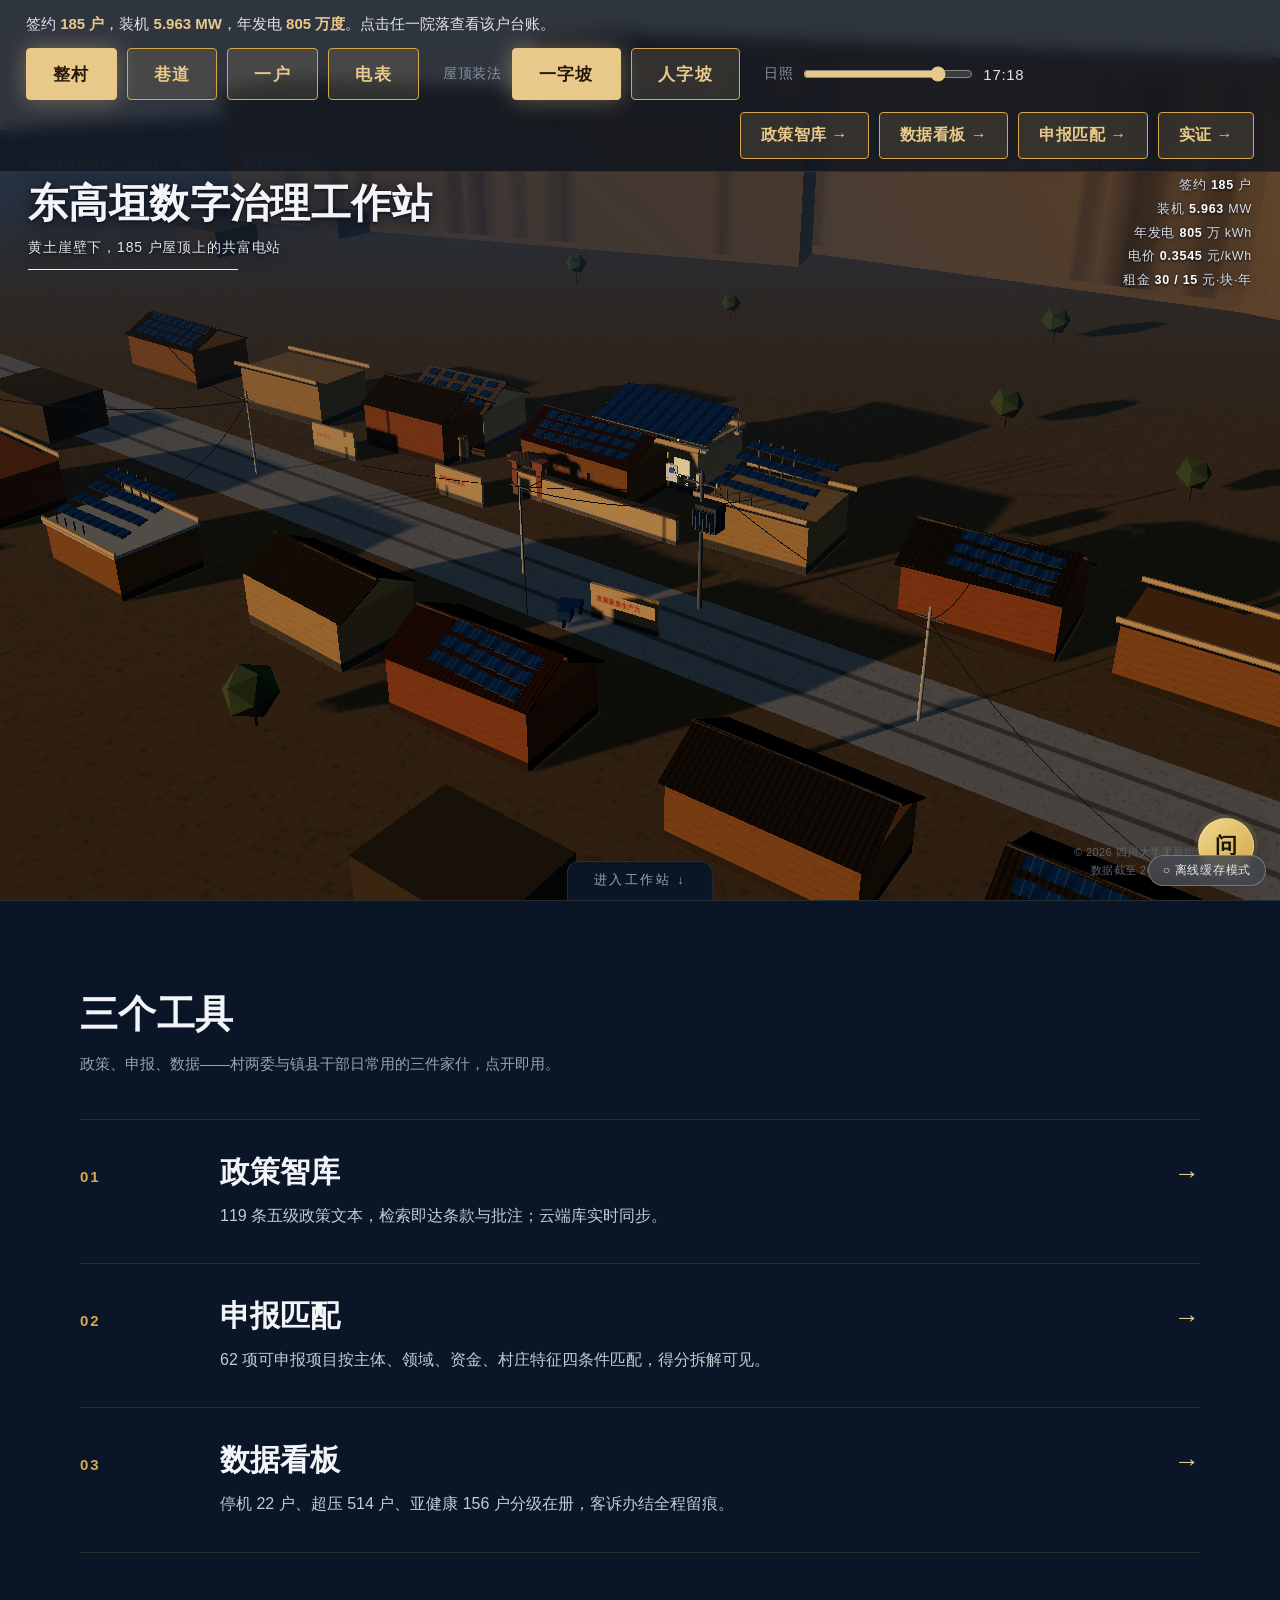
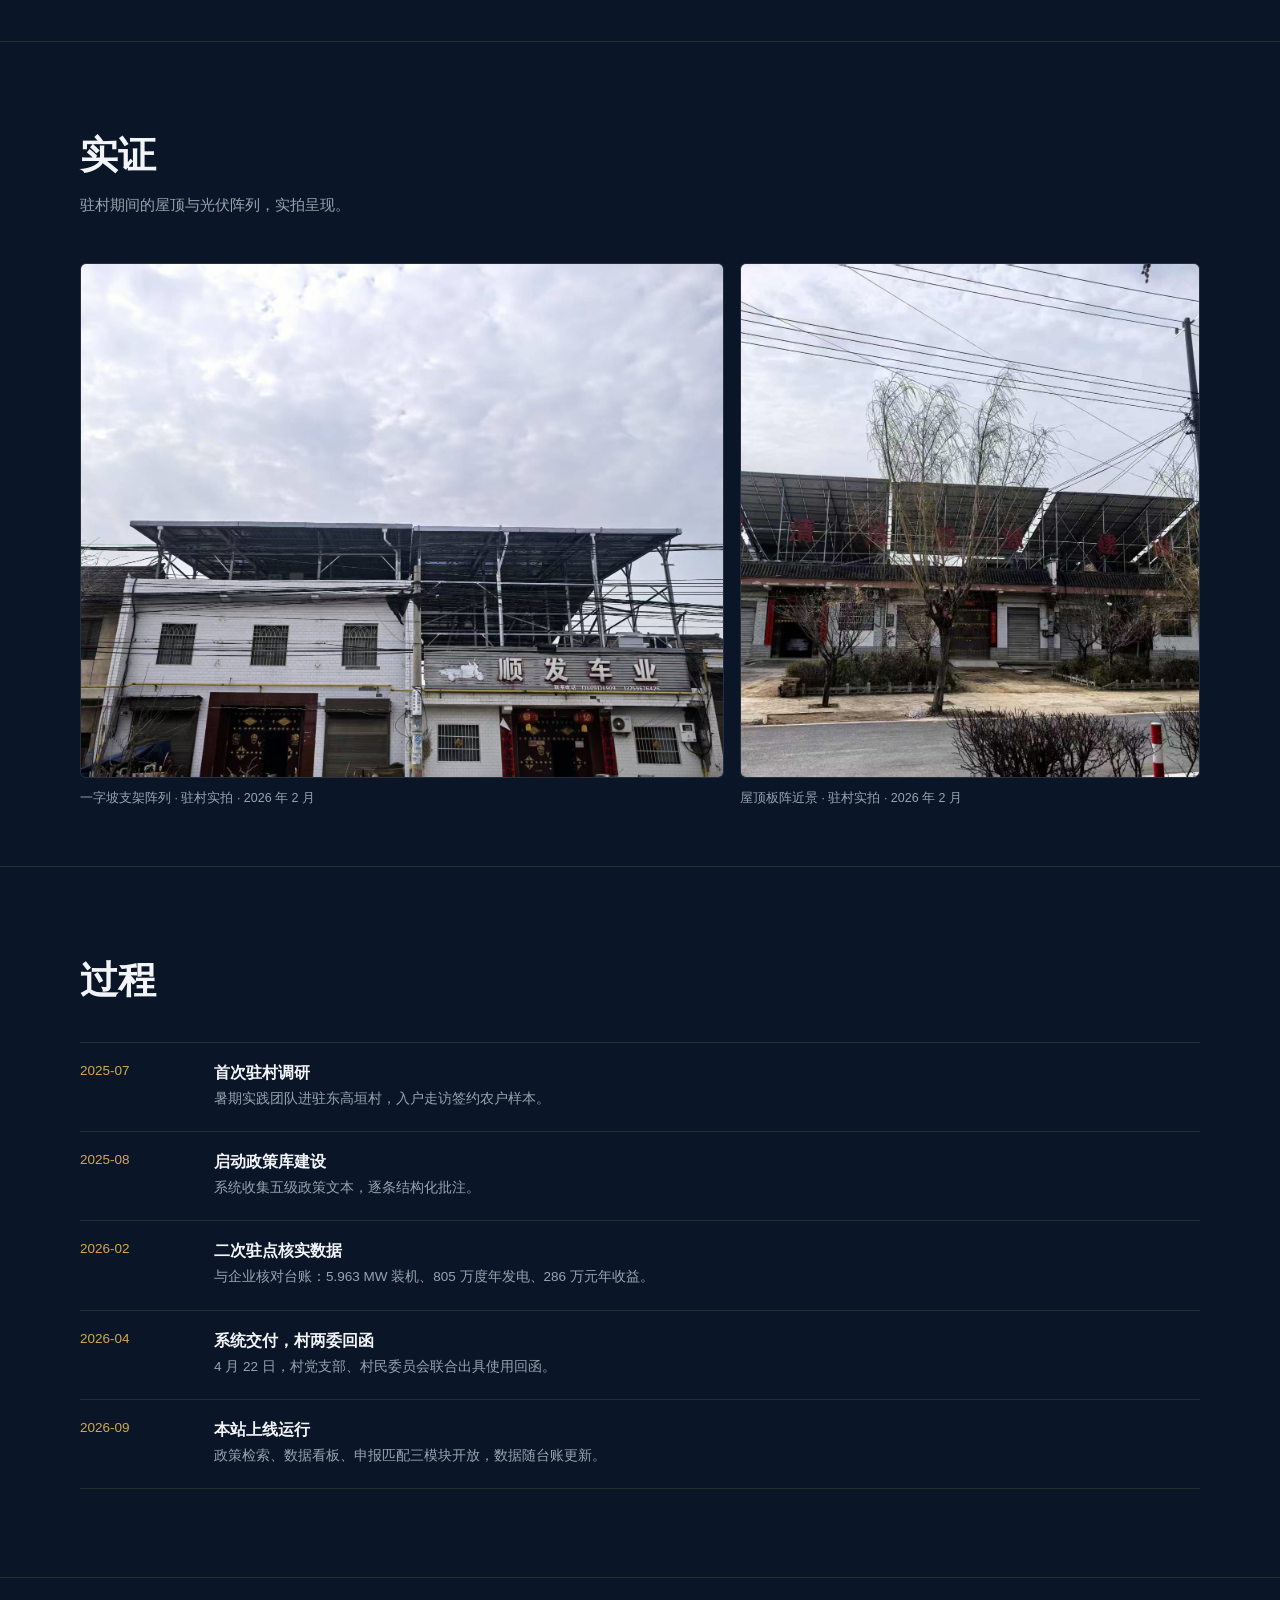
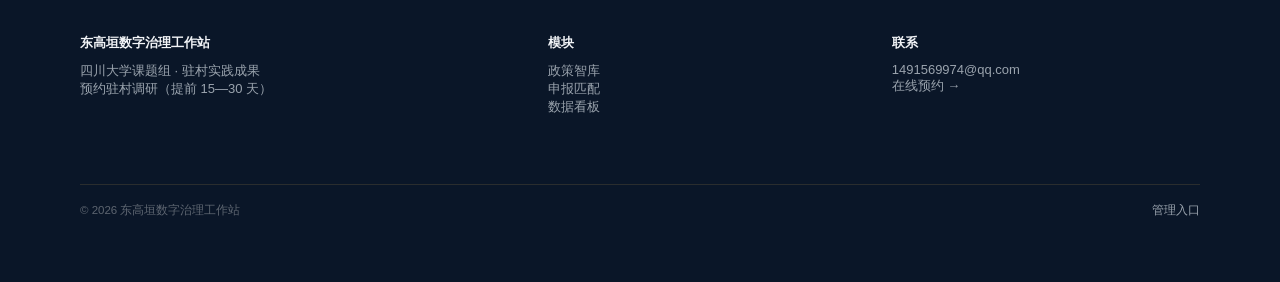
<file: index.html>
<!DOCTYPE html>
<html lang="zh-CN">
<head>
<meta charset="UTF-8">
<meta name="viewport" content="width=device-width, initial-scale=1.0">
<title>东高垣数字治理工作站</title>
<meta name="description" content="东高垣村整村光伏的数字化治理工作台：119 条五级政策检索、申报项目匹配、全县电站运营数据看板。">
<link rel="icon" href="assets/img/logo.png">
<style>
:root{
  --bg:#0A1628; --bg2:#0D1B30; --fg:#f2f4f7; --kick:#8a93a3; --sub:#9aa3ad;
  --panel-bg:rgba(14,20,30,.78); --panel-bd:#26303d; --panel-fg:#dfe3e8;
  --btn-bg:#f2f4f7; --btn-fg:#0A1628; --cc:#5d6570; --gold:#e8c98a; --gold-deep:#D4A84B;
  --line:rgba(212,168,75,.16);
  --serif:"Noto Serif SC","Source Han Serif SC",Georgia,"STSong",serif;
  --sans:"Helvetica Neue",Arial,"PingFang SC","Microsoft YaHei",system-ui,sans-serif;
}
*{margin:0;padding:0;box-sizing:border-box}
body{margin:0;background:var(--bg);color:var(--fg);font-family:var(--sans);-webkit-font-smoothing:antialiased}
img{display:block;max-width:100%}
a{color:var(--gold)}

/* ---------- 舞台区（100vh） ---------- */
.stage{position:relative;height:100vh;min-height:620px;overflow:hidden}
#gl{position:absolute;inset:0;width:100%;height:100%;cursor:grab}
#gl:active{cursor:grabbing}
#wires{position:absolute;inset:0;width:100%;height:100%;pointer-events:none;z-index:2}
#title{position:absolute;left:28px;top:156px;color:var(--fg);pointer-events:none;z-index:5;
  text-shadow:0 1px 3px rgba(6,12,22,.95),0 2px 20px rgba(6,12,22,.85)}
#title .kicker{font-size:12px;letter-spacing:.28em;color:#C9D2DC;text-transform:uppercase}
#title h1{margin:6px 0 8px;font-family:var(--serif);font-weight:600;font-size:clamp(28px,3.4vw,40px);letter-spacing:.01em}
#title .sub{font-size:14px;color:#E4E9EF;letter-spacing:.06em}
#title .rule{width:210px;border-top:1px solid var(--fg);margin-top:12px}
#spec{position:absolute;right:28px;top:156px;text-align:right;color:var(--fg);pointer-events:none;z-index:5;
  text-shadow:0 1px 3px rgba(6,12,22,.95),0 2px 20px rgba(6,12,22,.85)}
#spec .brand{font-size:11px;letter-spacing:.24em;text-transform:uppercase;color:#C9D2DC}
#spec .lines{margin-top:6px;font-size:12.5px;line-height:1.9;color:#D8DEE6;letter-spacing:.06em}
#spec .lines b{color:#fff;font-weight:600}
#ui{position:absolute;top:0;left:0;right:0;bottom:auto;width:100%;max-width:none;color:var(--panel-fg);font-size:15px;z-index:6;
  background:var(--panel-bg);border:0;border-bottom:1px solid var(--panel-bd);border-radius:0;padding:12px 26px;
  backdrop-filter:blur(8px);display:flex;align-items:center;flex-wrap:wrap;gap:12px 24px}
#ui .note{flex:1 1 100%;font-size:15px;line-height:1.6;color:var(--panel-fg)}
#ui .note b{color:var(--gold);font-weight:600}
#ui .shots{margin-top:0;display:flex;flex-wrap:wrap;gap:10px}
#ui button{min-height:52px;margin:0;cursor:pointer;background:rgba(232,201,138,.12);color:var(--gold);border:1.5px solid var(--gold-deep);padding:0 26px;font-size:17px;font-weight:600;letter-spacing:.08em;border-radius:4px;font-family:inherit;transition:background .2s,color .2s,border-color .2s}
#ui button:hover{background:rgba(232,201,138,.24);box-shadow:0 0 18px rgba(232,201,138,.28)}
#ui button.cur{background:var(--gold);color:#23180a;border-color:var(--gold);font-weight:700;box-shadow:0 0 22px rgba(232,201,138,.4)}
#ui button.cur{background:var(--gold);color:#23180a}
#ui label{display:flex;align-items:center;gap:10px;margin-top:0;color:#8A93A3;font-size:14px;letter-spacing:.05em}
#ui input[type=range]{width:170px;accent-color:var(--gold);vertical-align:middle}
#ui .tl{display:inline-block;min-width:50px;color:var(--panel-fg);font-size:15px}
#ui .links{margin-top:0;margin-left:auto;padding-top:0;border-top:0;display:flex;align-items:center;flex-wrap:wrap;gap:10px}
#ui .links a{color:var(--gold);text-decoration:none;letter-spacing:.03em;border:1.5px solid var(--gold-deep);
  background:rgba(232,201,138,.12);border-radius:4px;padding:12px 20px;font-size:16px;font-weight:600;transition:background .2s,box-shadow .2s}
#ui .links a:hover{background:rgba(232,201,138,.24);box-shadow:0 0 18px rgba(232,201,138,.28);color:var(--gold)}
#cc{position:absolute;right:28px;bottom:20px;color:var(--cc);font-size:11px;letter-spacing:.04em;text-align:right;pointer-events:none;line-height:1.7;z-index:5}
#loading{position:absolute;left:50%;top:46%;transform:translate(-50%,-50%);color:var(--kick);font-size:13px;letter-spacing:.2em;z-index:9}
#hint{position:absolute;left:50%;bottom:26px;transform:translateX(-50%);z-index:7;color:var(--sub);
  font-size:12.5px;letter-spacing:.08em;background:var(--panel-bg);border:1px solid var(--panel-bd);
  padding:9px 20px;border-radius:99px;transition:opacity 1.2s;pointer-events:none}
#hint.off{opacity:0}
.scrollcue{position:absolute;left:50%;bottom:-1px;transform:translateX(-50%);z-index:8;color:var(--sub);
  font-size:12.5px;letter-spacing:.2em;text-decoration:none;background:var(--bg);border:1px solid var(--panel-bd);
  border-bottom:0;padding:10px 26px 12px;border-radius:12px 12px 0 0}
.scrollcue:hover{color:var(--gold)}
.mgc-fab{left:auto !important;right:26px !important;bottom:26px !important}
@media(max-width:760px){
  #title h1{font-size:24px}
  #spec{display:none}
  #ui{padding:10px 14px;gap:8px 12px;max-height:52vh;overflow:auto}
  #title{top:auto;bottom:120px}
  .scrollcue{display:none}
}

/* ---------- 舞台下内容区 ---------- */
main{position:relative;z-index:3;background:var(--bg)}
.sec{border-top:1px solid var(--line);padding:88px 0}
.wrap{width:min(1120px,90vw);margin:0 auto}
.sec h2{font-family:var(--serif);font-weight:700;font-size:clamp(26px,3vw,38px);letter-spacing:.01em}
.sec .sub{color:var(--sub);font-size:15px;margin-top:10px;max-width:44em;line-height:1.9}

.gates{margin-top:40px;border-top:1px solid var(--line)}
.gate{display:grid;grid-template-columns:110px 1fr auto;gap:10px 30px;align-items:baseline;padding:32px 0;border-bottom:1px solid var(--line);text-decoration:none;color:var(--fg)}
.gate:hover{background:rgba(212,168,75,.05)}
.gate .no{font-size:15px;color:var(--gold-deep);letter-spacing:.12em;font-weight:700}
.gate .t{font-size:clamp(24px,2.6vw,30px);font-weight:700;font-family:var(--serif)}
.gate .d{font-size:16px;color:#C3CAD2;margin-top:8px;line-height:1.9}
.gate .arr{font-size:26px;color:var(--gold)}
@media(max-width:700px){.gate{grid-template-columns:1fr auto}.gate .no{display:none}}

.proof-grid{margin-top:44px;display:grid;grid-template-columns:1.4fr 1fr;gap:16px}
.proof-grid figure{margin:0}
.proof-grid img{width:100%;height:100%;object-fit:cover;border-radius:6px;border:1px solid var(--panel-bd)}
.proof-grid figcaption{margin-top:10px;font-size:12.5px;color:var(--sub);line-height:1.7}
.letters{margin-top:16px;display:grid;grid-template-columns:1fr 1fr;gap:16px}
.letters figure{margin:0;background:#101B2C;border:1px solid var(--panel-bd);border-radius:6px;padding:18px}
.letters img{border-radius:4px}
.letters figcaption{margin-top:12px;font-size:12.5px;color:var(--sub)}
@media(max-width:700px){.proof-grid,.letters{grid-template-columns:1fr}}

.steps{margin-top:36px;border-top:1px solid var(--line)}
.step{display:grid;grid-template-columns:110px 1fr;gap:24px;padding:20px 0;border-bottom:1px solid var(--line)}
.step .d{font-size:13.5px;color:var(--gold-deep)}
.step h4{font-size:16px;font-weight:700}
.step p{margin-top:3px;font-size:13.5px;color:var(--sub);line-height:1.8}

footer{border-top:1px solid var(--line);padding:56px 0 64px;font-size:13px;color:var(--sub)}
footer .wrap{display:grid;grid-template-columns:1.4fr 1fr 1fr;gap:36px}
footer h5{font-size:13px;color:var(--fg);font-weight:700;margin-bottom:10px}
footer a{color:var(--sub);text-decoration:none}
footer a:hover{color:var(--gold)}
footer .base{margin-top:32px;padding-top:18px;border-top:1px solid var(--line);font-size:11.5px;color:var(--cc);display:flex;justify-content:space-between;flex-wrap:wrap;gap:8px}
@media(max-width:700px){footer .wrap{grid-template-columns:1fr}}
</style>
</head>
<body>

<!-- ===================== 舞台：全屏 3D 村落实景 ===================== -->
<section class="stage" id="stage">
  <canvas id="gl"></canvas>
  <svg id="wires"></svg>

  <div id="title">
    <div class="kicker">Donggaoyuan · Dali · Shaanxi</div>
    <h1>东高垣数字治理工作站</h1>
    <div class="sub">黄土崖壁下，185 户屋顶上的共富电站</div>
    <div class="rule"></div>
  </div>

  <div id="spec">
    <div class="brand">DGY-5963 · Village PV Station</div>
    <div class="lines">
      签约 <b>185</b> 户<br>
      装机 <b>5.963</b> MW<br>
      年发电 <b>805</b> 万 kWh<br>
      电价 <b>0.3545</b> 元/kWh<br>
      租金 <b>30 / 15</b> 元·块·年
    </div>
  </div>

  <div id="ui">
    <div class="note" id="note">签约 <b>185 户</b>，装机 <b>5.963 MW</b>，年发电 <b>805 万度</b>。点击任一院落查看该户台账。</div>
    <div class="shots" id="shots"></div>
    <label>屋顶装法
      <button data-t="flat" class="cur" id="rf1">一字坡</button><button data-t="gable" id="rf2">人字坡</button>
    </label>
    <label>日照 <input type="range" id="timeSlider" min="0" max="100" value="82"> <span class="tl" id="timeLabel">17:18</span></label>
    <div class="links">
      <a href="policy.html">政策智库 →</a><a href="dashboard.html">数据看板 →</a><a href="apply.html">申报匹配 →</a><a href="cases.html">实证 →</a>
    </div>
  </div>

  <div id="cc">© 2026 四川大学课题组 · 东高垣村<br>数据截至 2025 年 8 月企业台账</div>
  <div id="loading">载入村落实景…</div>
  <div id="hint">拖动旋转 · 滚轮缩放 · 指向屋顶与设备查看注记 · 点击院落看该户台账</div>
  <a class="scrollcue" href="#gates">进入工作站 ↓</a>
</section>

<!-- ===================== 舞台下：内容区 ===================== -->
<main>
  <section class="sec" id="gates"><div class="wrap">
    <h2>三个工具</h2>
    <p class="sub">政策、申报、数据——村两委与镇县干部日常用的三件家什，点开即用。</p>
    <div class="gates">
      <a class="gate" href="policy.html"><span class="no">01</span><span><span class="t">政策智库</span><div class="d">119 条五级政策文本，检索即达条款与批注；云端库实时同步。</div></span><span class="arr">→</span></a>
      <a class="gate" href="apply.html"><span class="no">02</span><span><span class="t">申报匹配</span><div class="d">62 项可申报项目按主体、领域、资金、村庄特征四条件匹配，得分拆解可见。</div></span><span class="arr">→</span></a>
      <a class="gate" href="dashboard.html"><span class="no">03</span><span><span class="t">数据看板</span><div class="d">停机 22 户、超压 514 户、亚健康 156 户分级在册，客诉办结全程留痕。</div></span><span class="arr">→</span></a>
    </div>
  </div></section>

  <section class="sec"><div class="wrap">
    <h2>实证</h2>
    <p class="sub">驻村期间的屋顶与光伏阵列，实拍呈现。</p>
    <div class="proof-grid">
      <figure><img src="assets/img/case-1.jpg" alt="一字坡支架阵列"><figcaption>一字坡支架阵列 · 驻村实拍 · 2026 年 2 月</figcaption></figure>
      <figure><img src="assets/img/case-2.jpg" alt="屋顶板阵近景"><figcaption>屋顶板阵近景 · 驻村实拍 · 2026 年 2 月</figcaption></figure>
    </div>
  </div></section>

  <section class="sec"><div class="wrap">
    <h2>过程</h2>
    <div class="steps">
      <div class="step"><div class="d">2025-07</div><div><h4>首次驻村调研</h4><p>暑期实践团队进驻东高垣村，入户走访签约农户样本。</p></div></div>
      <div class="step"><div class="d">2025-08</div><div><h4>启动政策库建设</h4><p>系统收集五级政策文本，逐条结构化批注。</p></div></div>
      <div class="step"><div class="d">2026-02</div><div><h4>二次驻点核实数据</h4><p>与企业核对台账：5.963 MW 装机、805 万度年发电、286 万元年收益。</p></div></div>
      <div class="step"><div class="d">2026-04</div><div><h4>系统交付，村两委回函</h4><p>4 月 22 日，村党支部、村民委员会联合出具使用回函。</p></div></div>
      <div class="step"><div class="d">2026-09</div><div><h4>本站上线运行</h4><p>政策检索、数据看板、申报匹配三模块开放，数据随台账更新。</p></div></div>
    </div>
  </div></section>
</main>

<footer><div class="wrap">
  <div>
    <h5>东高垣数字治理工作站</h5>
    <p>四川大学课题组 · 驻村实践成果<br>预约驻村调研（提前 15—30 天）</p>
  </div>
  <div>
    <h5>模块</h5>
    <p><a href="policy.html">政策智库</a><br><a href="apply.html">申报匹配</a><br><a href="dashboard.html">数据看板</a></p>
  </div>
  <div>
    <h5>联系</h5>
    <p>1491569974@qq.com<br><a href="booking.html">在线预约 →</a></p>
  </div>
  <div class="base" style="grid-column:1/-1;width:100%"><span>© 2026 东高垣数字治理工作站</span><span><a href="account.html">管理入口</a></span></div>
</div></footer>

<script src="assets/js/config.js?v=20261021e"></script>
<script src="assets/js/faq.js?v=20261021e"></script>
<script src="assets/js/api.js?v=20261021e"></script>
<script src="assets/js/chat.js?v=20261021e"></script>
<script type="module">
import { createVillage } from "./assets/js/scene3d.js?v=20261021e";

const SHOTS = [
  { label: "整村", txt: "签约 <b>185 户</b>，装机 <b>5.963 MW</b>，年发电 <b>805 万度</b>。", pos: [52, 40, 72], look: [0, 3, 0] },
  { label: "巷道", txt: "一字坡 <b>30 元/块/年</b>，人字坡 <b>15 元/块/年</b>；平房两种装法都有。", pos: [-20, 5.5, 24], look: [10, 3, 14] },
  { label: "一户", txt: "户均约 <b>50 块</b> 635 W，50 × 30 = <b>1500 元/年</b>。", pos: [-6, 6.4, 10], look: [0, 5, -0.4] },
  { label: "电表", txt: "全额上网 <b>0.3545 元/度</b>；台区容量是第一约束。", pos: [6.4, 2.2, 3.4], look: [2.6, 1.7, -0.72] },
];
const PART_TXT = {
  panels: "一字坡支架 · <b>30 元/块/年</b> · 户均约 <b>50 块</b> 635 W",
  panels2: "人字坡 · 顺瓦面满铺 · <b>15 元/块/年</b>",
  inverter: "组串式逆变器 · 直流侧 1100 V · 挂南墙",
  meter: "双向电表 · 全额上网 <b>0.3545 元/度</b>",
  transformer: "台区变压器 · 剩余容量是整村推进的第一约束",
  carport: "村史馆广场光伏车棚 · 2026 年 2 月驻村实拍有记录",
};
const noteEl = document.getElementById("note");
const village = createVillage(document.getElementById("gl"), {
  wires: document.getElementById("wires"),
  cardEl: document.getElementById("ui"),
  onHover(key) { noteEl.innerHTML = (key && PART_TXT[key]) ? PART_TXT[key] : SHOTS[cur].txt; },
  onHousehold(html) { noteEl.innerHTML = html; },
  onFrame() {}
});
const camera = village.camera, controls = village.controls;
camera.position.set(...SHOTS[0].pos); controls.target.set(...SHOTS[0].look);
village.setTime(0.82);
document.getElementById("loading").style.display = "none";

const shotsEl = document.getElementById("shots");
let cur = 0;
SHOTS.forEach((s, i) => {
  const b = document.createElement("button");
  b.textContent = s.label;
  b.addEventListener("click", () => gotoShot(i));
  shotsEl.appendChild(b);
});
const tgt = { pos: SHOTS[0].pos.slice(), look: SHOTS[0].look.slice() };
function gotoShot(i) {
  cur = i;
  tgt.pos = SHOTS[i].pos.slice(); tgt.look = SHOTS[i].look.slice();
  Array.from(shotsEl.children).forEach((b, j) => b.classList.toggle("cur", j === cur));
  noteEl.innerHTML = SHOTS[i].txt;
}
Array.from(shotsEl.children)[0].classList.add("cur");

let userHoldUntil = 0;
controls.addEventListener("start", () => { userHoldUntil = Infinity; });
controls.addEventListener("end", () => { userHoldUntil = performance.now() + 2500; });
(function drive() {
  requestAnimationFrame(drive);
  if (performance.now() > userHoldUntil) {
    [0, 1, 2].forEach(k => {
      camera.position.setComponent(k, camera.position.getComponent(k) + (tgt.pos[k] - camera.position.getComponent(k)) * 0.07);
      controls.target.setComponent(k, controls.target.getComponent(k) + (tgt.look[k] - controls.target.getComponent(k)) * 0.07);
    });
  }
})();

document.getElementById("rf1").addEventListener("click", e => setRoof(e.target));
document.getElementById("rf2").addEventListener("click", e => setRoof(e.target));
function setRoof(btn) {
  [document.getElementById("rf1"), document.getElementById("rf2")].forEach(b => b.classList.toggle("cur", b === btn));
  village.setRoofType(btn.dataset.t);
}
document.getElementById("timeSlider").addEventListener("input", function () {
  village.setTime(this.value / 100);
  const mins = Math.round(12 * 60 + (this.value / 100) * 6.5 * 60);
  document.getElementById("timeLabel").textContent =
    String(Math.floor(mins / 60)).padStart(2, "0") + ":" + String(mins % 60).padStart(2, "0");
});

const stage = document.getElementById("stage");
let idleTimer;
function poke() {
  stage.classList.remove("idle");
  clearTimeout(idleTimer);
  idleTimer = setTimeout(() => stage.classList.add("idle"), 4000);
    if (document.body.classList.contains("pinui")) stage.classList.remove("idle");
}
["mousemove", "pointerdown", "wheel", "keydown"].forEach(ev => addEventListener(ev, poke, { passive: true }));
poke();
setTimeout(() => document.getElementById("hint").classList.add("off"), 9000);
addEventListener("pointerdown", () => document.getElementById("hint").classList.add("off"), { once: true });

</script>
</body>
</html>
</file>
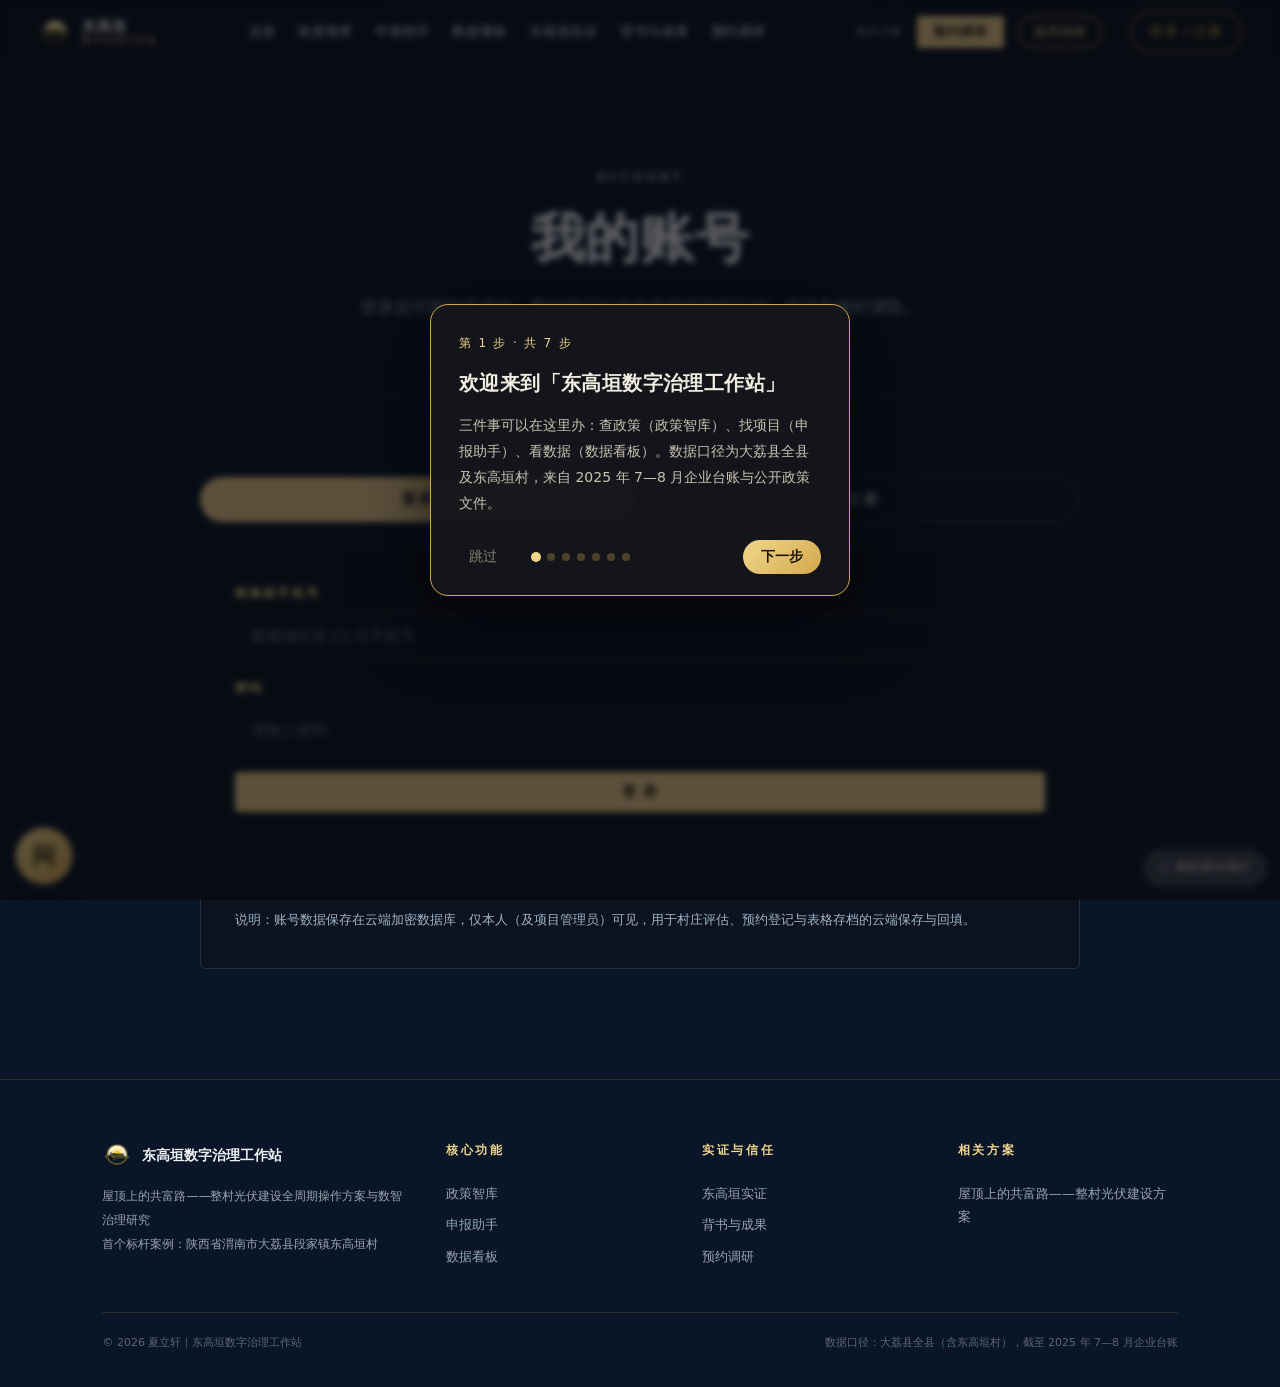
<file: account.html>
<!DOCTYPE html>
<html lang="zh-CN">
<head>
<meta charset="UTF-8">
<meta name="viewport" content="width=device-width, initial-scale=1.0">
<title>我的账号 · 东高垣数字治理工作站</title>
<meta name="description" content="东高垣数字治理工作站账号中心：登录后可云端保存村庄评估、预约与表格存档，项目管理员可进入数据管理台。">
<link rel="icon" href="assets/img/logo.png">
<link rel="stylesheet" href="assets/css/main.css">
<style>
.ac-hero{min-height:44vh;display:flex;align-items:center;background:var(--abyss);position:relative;overflow:hidden;padding:150px 0 60px;text-align:center}
.ac-hero .grid-bg{position:absolute;inset:0;background:linear-gradient(rgba(212,168,75,.05) 1px,transparent 1px),linear-gradient(90deg,rgba(212,168,75,.05) 1px,transparent 1px);background-size:56px 56px;mask-image:radial-gradient(ellipse 80% 70% at 50% 40%,#000 30%,transparent 75%)}
.ac-hero .container{z-index:2}
.ac-box{max-width:880px;margin:0 auto}
.ac-tabs{display:flex;gap:10px;margin-bottom:24px}
.ac-tabs button{flex:1;padding:12px 10px;border-radius:var(--r-tag);border:1px solid rgba(212,168,75,.4);background:transparent;color:var(--moon);font-size:15px;letter-spacing:.1em;transition:all .25s}
.ac-tabs button.on{background:var(--gold-grad);color:var(--abyss);font-weight:700;border-color:transparent}
.ac-panel{padding:36px 34px}
.f-row{margin-bottom:20px}
.f-row label{display:block;font-size:12px;letter-spacing:.18em;color:var(--gold-warm);font-weight:700;margin-bottom:9px}
.f-row input{width:100%;background:rgba(10,22,40,.7);border:1px solid rgba(212,168,75,.35);border-radius:10px;color:var(--moon);padding:13px 16px;font-size:14.5px;font-family:inherit;outline:none;transition:border-color .25s}
.f-row input:focus{border-color:var(--gold-warm)}
.ac-panel textarea{width:100%;background:rgba(10,22,40,.7);border:1px solid rgba(212,168,75,.35);border-radius:10px;color:var(--moon);padding:13px 16px;font-size:14.5px;font-family:inherit;outline:none;resize:vertical;transition:border-color .25s}
.ac-panel textarea:focus{border-color:var(--gold-warm)}
.ac-err{display:none;margin:4px 0 18px;padding:11px 16px;border-radius:10px;background:var(--cinnabar-bg);border:1px solid rgba(200,75,63,.55);color:#F3C2BB;font-size:13.5px}
.role-opts{display:grid;grid-template-columns:1fr 1fr;gap:14px}
@media(max-width:680px){.role-opts{grid-template-columns:1fr}}
.role-opt{display:block;cursor:pointer;border:1px solid rgba(212,168,75,.3);border-radius:var(--r-lg);padding:16px 18px;transition:all .25s}
.role-opt input{position:absolute;opacity:0;pointer-events:none}
.role-opt b{display:block;font-size:15px;color:var(--moon)}
.role-opt span{display:block;font-size:12.5px;color:#9FB4C8;margin-top:5px;line-height:1.7}
.role-opt.sel{border-color:var(--gold-warm);background:rgba(212,168,75,.1);box-shadow:0 0 0 1px var(--gold-warm) inset}
.agree{display:flex;gap:10px;align-items:flex-start;margin-top:18px;font-size:13px;color:#9FB4C8}
.agree input{margin-top:4px;accent-color:var(--gold)}
.avatar{width:72px;height:72px;border-radius:50%;display:flex;align-items:center;justify-content:center;font-family:var(--serif);font-size:30px;font-weight:900;color:var(--abyss);background:var(--gold-grad);flex:none}
.badge{display:inline-block;padding:4px 14px;border-radius:var(--r-tag);font-size:12.5px;letter-spacing:.06em}
.badge-admin{background:var(--gold-grad);color:var(--abyss);font-weight:700}
.badge-user{background:rgba(240,242,245,.1);color:#CFD8E0;border:1px solid rgba(240,242,245,.22)}
.arch-row{display:flex;align-items:center;gap:14px;padding:14px 4px;border-bottom:1px solid rgba(240,242,245,.08);flex-wrap:wrap}
.arch-row:last-child{border-bottom:none}
.arch-row .no{font-family:var(--mono);color:var(--gold-warm);font-size:13px;background:rgba(212,168,75,.12);border:1px solid rgba(212,168,75,.35);border-radius:8px;padding:2px 10px}
.arch-row .tt{flex:1;min-width:200px;font-size:14.5px}
.arch-row .tm{font-size:12.5px;color:#8FA8BF}
.toast{position:fixed;top:86px;left:50%;transform:translateX(-50%);z-index:1000;max-width:min(560px,90vw);padding:12px 24px;border-radius:12px;font-size:14.5px;display:none;backdrop-filter:blur(8px);box-shadow:0 10px 34px rgba(0,0,0,.4)}
.toast.ok{display:block;background:rgba(22,101,52,.92);color:#D1FAE5;border:1px solid rgba(110,231,183,.5)}
.toast.err{display:block;background:rgba(58,26,22,.94);color:#F3C2BB;border:1px solid rgba(200,75,63,.6)}
.ac-note{font-size:13px;color:#9FB4C8;line-height:1.85}
</style>
</head>
<body data-page="account">

<!-- ================= 页头 ================= -->
<section class="ac-hero noise scanlines">
  <div class="grid-bg"></div>
  <div class="container">
    <div class="kicker" style="justify-content:center">ACCOUNT</div>
    <h1 class="display">我的账号</h1>
    <p class="lead" style="margin:20px auto 0;text-align:center">登录后可把村庄评估、预约登记与表格存档保存到云端，跨设备随时调取。</p>
  </div>
</section>

<!-- ================= 账号主体 ================= -->
<section class="section jade noise" style="padding:80px 0 110px">
  <div class="container ac-box">
    <div class="toast" id="toast"></div>

    <!-- 加载态 -->
    <div id="viewLoading" class="glass ac-panel rv" style="text-align:center;color:#9FB4C8">正在读取登录状态……</div>

    <!-- 未登录视图 -->
    <div id="viewGuest" style="display:none">
      <div class="ac-tabs rv">
        <button id="tabLogin" class="on" type="button">登录</button>
        <button id="tabReg" type="button">注册</button>
      </div>

      <div class="glass ac-panel rv" id="panelLogin">
        <div class="f-row"><label>邮箱或手机号</label><input type="text" id="liEmail" placeholder="邮箱地址或 11 位手机号" autocomplete="username"></div>
        <div class="f-row"><label>密码</label><input type="password" id="liPwd" placeholder="请输入密码" autocomplete="current-password"></div>
        <div class="ac-err" id="liErr"></div>
        <button class="btn btn-gold" id="btnLogin" style="width:100%;justify-content:center">登 录</button>
      </div>

      <div class="glass ac-panel rv" id="panelReg" style="display:none">
        <div class="f-row"><label>显示名</label><input type="text" id="rgName" placeholder="如：东高垣村两委 · 王建国"></div>
        <div class="f-row"><label>邮箱或手机号</label><input type="text" id="rgEmail" placeholder="邮箱地址或 11 位手机号" autocomplete="username"></div>
        <div class="f-row"><label>密码（至少 8 位）</label><input type="password" id="rgPwd" placeholder="至少 8 位" minlength="8" autocomplete="new-password"></div>
        <div class="f-row"><label>再次输入密码</label><input type="password" id="rgPwd2" placeholder="与上方密码保持一致" autocomplete="new-password"></div>
        <p class="ac-note" style="margin:0 0 20px">支持手机号或邮箱注册。注册即为普通用户，可云端保存测算、评估与表格存档。如需管理员权限，注册登录后可在本页提交申请，由项目组审核开通。</p>
        <label class="agree"><input type="checkbox" id="rgAgree"><span>我已知晓：注册信息仅用于本项目服务，不会用于其他用途。</span></label>
        <div class="ac-err" id="rgErr" style="margin-top:16px"></div>
        <button class="btn btn-gold" id="btnReg" style="width:100%;justify-content:center;margin-top:8px">注册并登录</button>
      </div>

      <div class="glass ac-panel rv" style="margin-top:22px">
        <p class="ac-note" style="margin:0">说明：账号数据保存在云端加密数据库，仅本人（及项目管理员）可见，用于村庄评估、预约登记与表格存档的云端保存与回填。</p>
      </div>
    </div>

    <!-- 已登录视图 -->
    <div id="viewUser" style="display:none">
      <div class="glass ac-panel rv" style="display:flex;gap:22px;align-items:center;flex-wrap:wrap">
        <div class="avatar" id="uAvatar">—</div>
        <div style="flex:1;min-width:220px">
          <div style="font-size:21px;font-family:var(--serif);font-weight:800;color:var(--moon)" id="uName">—</div>
          <div style="font-size:13.5px;color:#9FB4C8;margin-top:2px" id="uEmail">—</div>
          <div style="font-size:13.5px;color:#9FB4C8;margin-top:2px;display:none" id="uPhone">—</div>
          <div style="margin-top:8px;display:flex;gap:10px;align-items:center;flex-wrap:wrap">
            <span class="badge badge-user" id="uRole">普通用户</span>
            <span style="font-size:12.5px;color:#8FA8BF" id="uSince"></span>
          </div>
        </div>
        <button class="btn btn-ghost btn-sm" id="btnOut">退出登录</button>
      </div>

      <div class="glass ac-panel rv" id="adminCard" style="display:none;margin-top:22px;border-color:rgba(212,168,75,.6)">
        <h3 style="color:var(--gold-warm);font-family:var(--serif);margin-bottom:6px">项目管理员</h3>
        <p class="ac-note" style="margin:0 0 14px">可查看预约登记、村庄评估提交与表格存档，并维护政策库与项目库数据。</p>
        <a class="btn btn-gold btn-sm" href="admin.html">进入管理台 →</a>
      </div>

      <div class="glass ac-panel rv" id="applyCard" style="display:none;margin-top:22px">
        <h3 style="color:var(--gold-warm);font-family:var(--serif);margin-bottom:6px">申请管理员权限</h3>
        <p class="ac-note" style="margin:0 0 14px">管理员可进入管理台查看预约登记、评估提交与表格存档，并维护政策库与项目库数据。请说明您的身份与申请理由，项目组审核通过后自动开通。</p>
        <textarea id="apReason" rows="4" placeholder="如：东高垣村两委成员，负责光伏项目台账管理……"></textarea>
        <div style="margin-top:14px"><button class="btn btn-gold btn-sm" id="btnApply" type="button">提交申请</button></div>
        <p class="ac-note" id="apStatus" style="margin:12px 0 0"></p>
      </div>

      <div class="glass ac-panel rv" style="margin-top:22px">
        <h3 style="color:var(--gold-warm);font-family:var(--serif);margin-bottom:4px">我的存档</h3>
        <p class="ac-note" style="margin:0 0 8px">您暂存的全部表格记录（两站共用同一云端账号与存档库）。</p>
        <div id="archList"><p class="ac-note">读取中……</p></div>
      </div>

      <div class="glass ac-panel rv" style="margin-top:22px">
        <p class="ac-note" style="margin:0">说明：账号数据保存在云端加密数据库，仅本人（及项目管理员）可见，仅用于项目服务。</p>
      </div>
    </div>
  </div>
</section>

<script src="assets/js/config.js"></script>
<script src="assets/js/api.js"></script>
<script src="assets/js/auth.js"></script>
<script src="assets/js/main.js"></script>
<script>
(function () {
  "use strict";
  function $(id) { return document.getElementById(id); }
  var esc = window.mgEsc;
  function fmtTime(iso) {
    if (!iso) return "";
    var d = new Date(iso);
    if (isNaN(d)) return "";
    function p(n) { return ("0" + n).slice(-2); }
    return d.getFullYear() + "-" + p(d.getMonth() + 1) + "-" + p(d.getDate()) + " " + p(d.getHours()) + ":" + p(d.getMinutes());
  }
  var toastTimer = null;
  function toast(msg, ok) {
    var t = $("toast");
    t.textContent = msg;
    t.className = "toast " + (ok ? "ok" : "err");
    clearTimeout(toastTimer);
    toastTimer = setTimeout(function () { t.className = "toast"; }, 3600);
  }
  function showErr(el, msg) { el.textContent = msg; el.style.display = msg ? "block" : "none"; }

  /* ---------- 视图切换 ---------- */
  function show(id) {
    ["viewLoading", "viewGuest", "viewUser"].forEach(function (v) { $(v).style.display = v === id ? "block" : "none"; });
  }
  function switchTab(login) {
    $("tabLogin").classList.toggle("on", login);
    $("tabReg").classList.toggle("on", !login);
    $("panelLogin").style.display = login ? "block" : "none";
    $("panelReg").style.display = login ? "none" : "block";
  }
  $("tabLogin").addEventListener("click", function () { switchTab(true); });
  $("tabReg").addEventListener("click", function () { switchTab(false); });

  /* ---------- 登录 ---------- */
  $("btnLogin").addEventListener("click", function () {
    var email = $("liEmail").value.trim(), pwd = $("liPwd").value;
    showErr($("liErr"), "");
    if (!email || !pwd) { showErr($("liErr"), "请填写邮箱（或手机号）和密码。"); return; }
    var btn = $("btnLogin"); btn.disabled = true; btn.textContent = "登录中……";
    MG.auth.signIn(email, pwd).then(function () {
      toast("登录成功，欢迎回来。", true);
      renderUser();
    }).catch(function (e) {
      if (e && (e.status === 400 || e.status === 401)) showErr($("liErr"), "邮箱或密码不正确，请检查后重试。");
      else showErr($("liErr"), "登录失败：" + (e && e.message ? e.message : "网络异常") + "，请稍后重试。");
    }).then(function () { btn.disabled = false; btn.textContent = "登 录"; });
  });
  $("liPwd").addEventListener("keydown", function (e) { if (e.key === "Enter") $("btnLogin").click(); });

  /* —— 注册 —— */
  $("btnReg").addEventListener("click", function () {
    var name = $("rgName").value.trim(), email = $("rgEmail").value.trim();
    var p1 = $("rgPwd").value, p2 = $("rgPwd2").value;
    showErr($("rgErr"), "");
    if (!name) { showErr($("rgErr"), "请填写显示名。"); return; }
    /* 邮箱或 11 位手机号（1 开头）均可，手机号由 auth.js 映射伪邮箱走认证 */
    if (!/^[^\s@]+@[^\s@]+\.[^\s@]+$/.test(email) && !/^1\d{10}$/.test(email)) { showErr($("rgErr"), "请填写正确的邮箱地址，或 11 位手机号。"); return; }
    if (p1.length < 8) { showErr($("rgErr"), "密码至少 8 位。"); return; }
    if (p1 !== p2) { showErr($("rgErr"), "两次输入的密码不一致。"); return; }
    if (!$("rgAgree").checked) { showErr($("rgErr"), "请勾选「信息仅用于项目服务」后再注册。"); return; }
    var btn = $("btnReg"); btn.disabled = true; btn.textContent = "注册中……";
    MG.auth.signUp(email, p1, name).then(function () {
      if (MG.auth.session()) {
        toast("注册成功，已自动登录。", true);
        renderUser();
      } else {
        toast("注册成功，请登录。", true);
        switchTab(true);
      }
    }).catch(function (e) {
      var m = e && e.message ? e.message : "网络异常";
      if (/already|registered|exists/i.test(m)) m = "该邮箱已注册，请直接登录。";
      showErr($("rgErr"), "注册失败：" + m);
    }).then(function () { btn.disabled = false; btn.textContent = "注册并登录"; });
  });

  /* ---------- 已登录视图 ---------- */
  function renderUser() {
    var s = MG.auth.session();
    if (!s || !s.user) { show("viewGuest"); return; }
    var u = s.user;
    var meta = u.user_metadata || {};
    var name = meta.display_name || (u.email ? u.email.split("@")[0] : "用户");
    $("uAvatar").textContent = (name[0] || "用").toUpperCase();
    $("uName").textContent = name;
    /* 手机号注册的用户邮箱是 {手机号}@phone.muguang 伪邮箱，直接展示会露馅，换成手机号显示 */
    var rawEmail = u.email || "";
    if (/@phone\.muguang$/.test(rawEmail)) {
      $("uEmail").textContent = "手机号：" + rawEmail.split("@")[0];
    } else {
      $("uEmail").textContent = rawEmail;
    }
    $("uSince").textContent = u.created_at ? "注册时间：" + fmtTime(u.created_at) : "";
    show("viewUser");
    MG.auth.profile().then(function (p) {
      if (p && p.display_name) { $("uName").textContent = p.display_name; $("uAvatar").textContent = p.display_name[0].toUpperCase(); }
      if (p && p.phone) { $("uPhone").textContent = "绑定手机号：" + p.phone; $("uPhone").style.display = "block"; }
      var isAdm = p && p.role === "admin";
      var badge = $("uRole");
      badge.textContent = isAdm ? "项目管理员" : "普通用户";
      badge.className = "badge " + (isAdm ? "badge-admin" : "badge-user");
      $("adminCard").style.display = isAdm ? "block" : "none";
      $("applyCard").style.display = isAdm ? "none" : "block";
      if (!isAdm) renderApplyStatus();
    }).catch(function () { });
    loadArchives();
  }

  function loadArchives() {
    var box = $("archList");
    box.innerHTML = '<p class="ac-note">读取中……</p>';
    MG.formList().then(function (rows) {
      rows = rows || [];
      if (!rows.length) { box.innerHTML = '<p class="ac-note">暂无存档。表格填写引擎位于「屋顶上的共富路」站点，暂存后会显示在这里。</p>'; return; }
      box.innerHTML = rows.map(function (r) {
        return '<div class="arch-row">' +
          '<span class="no">' + esc(r.form_no || "—") + "</span>" +
          '<span class="tt">' + esc(r.title || "（未命名）") + "</span>" +
          '<span class="tm">' + esc(fmtTime(r.created_at)) + "</span>" +
          '<a class="btn btn-ghost btn-sm" href="https://lx-marx.github.io/gongfulu/forms.html" target="_blank" rel="noopener">去表格引擎继续编辑 →</a>' +
          '<button class="btn btn-ghost btn-sm" data-del="' + esc(r.id) + '" type="button" style="border-color:rgba(200,75,63,.6);color:#F3C2BB">删除</button>' +
          "</div>";
      }).join("");
      box.querySelectorAll("[data-del]").forEach(function (b) {
        b.addEventListener("click", function () {
          if (!confirm("确定删除这条存档吗？删除后不可恢复。")) return;
          MG.formDelete(b.getAttribute("data-del")).then(function () {
            toast("存档已删除。", true);
            loadArchives();
          }).catch(function (e) {
            toast("删除失败：" + (e && e.message ? e.message : "网络异常"), false);
          });
        });
      });
    }).catch(function () {
      box.innerHTML = '<p class="ac-note">存档读取失败，请稍后刷新重试。</p>';
    });
  }

  /* ---------- 管理员申请 ---------- */
  function renderApplyStatus() {
    var st = $("apStatus"), btn = $("btnApply");
    st.textContent = "正在查询申请状态……";
    btn.disabled = true;
    MG.auth.myAdminApplication().then(function (a) {
      if (!a) {
        st.textContent = "尚未提交申请。";
        btn.disabled = false;
        btn.textContent = "提交申请";
      } else if (a.status === "pending") {
        st.textContent = "已于 " + fmtTime(a.created_at) + " 提交申请，项目组审核中，请耐心等待。";
        btn.disabled = true;
      } else if (a.status === "approved") {
        st.textContent = "申请已通过，重新登录后生效。";
        btn.disabled = true;
      } else {
        st.textContent = "最近一次申请未通过（" + fmtTime(a.reviewed_at) + "）。可修改理由后重新提交。";
        btn.disabled = false;
        btn.textContent = "重新提交申请";
      }
    });
  }
  $("btnApply").addEventListener("click", function () {
    var reason = $("apReason").value.trim();
    if (!reason) { toast("请填写申请理由。", false); return; }
    var btn = $("btnApply"), prev = btn.textContent;
    btn.disabled = true;
    btn.textContent = "提交中……";
    MG.auth.applyAdmin(reason).then(function () {
      toast("申请已提交，项目组审核通过后将为您开通管理员权限。", true);
      $("apStatus").textContent = "已于 " + fmtTime(new Date().toISOString()) + " 提交申请，项目组审核中，请耐心等待。";
      btn.textContent = "提交申请";
    }).catch(function (e) {
      toast("提交失败：" + (e && e.message ? e.message : "网络异常"), false);
      btn.disabled = false;
      btn.textContent = prev;
    });
  });

  $("btnOut").addEventListener("click", function () {
    MG.auth.signOut().then(function () {
      toast("已退出登录。", true);
      show("viewGuest");
      switchTab(true);
    }).catch(function () { show("viewGuest"); });
  });

  /* ---------- 入口 ---------- */
  if (MG.auth.session()) renderUser(); else show("viewGuest");
})();
</script>
</body>
</html>
</file>
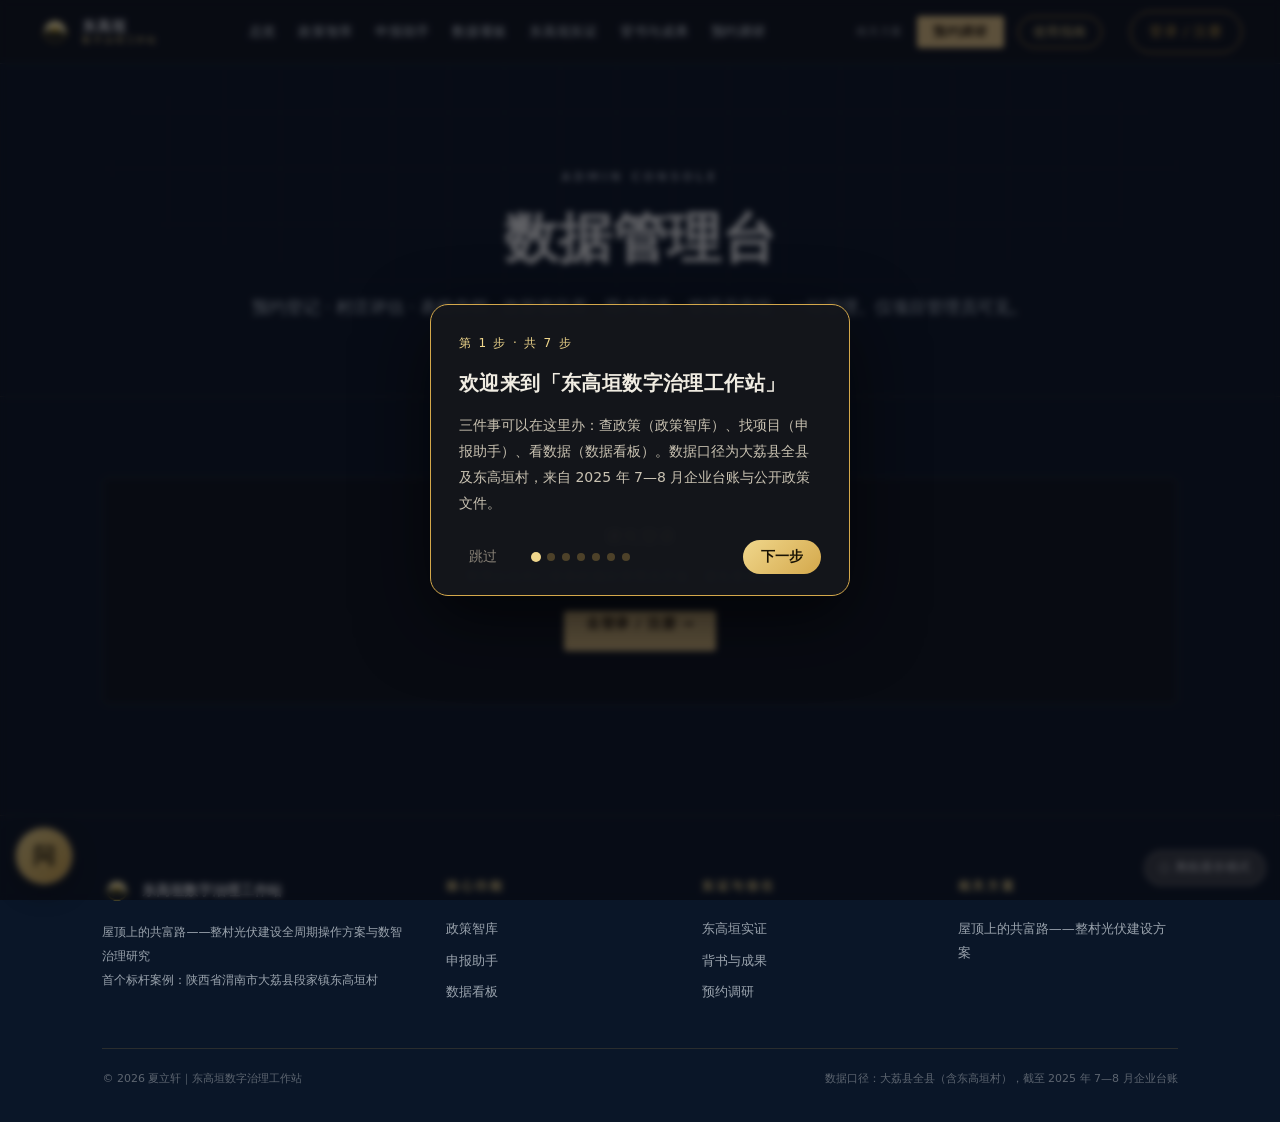
<file: admin.html>
<!DOCTYPE html>
<html lang="zh-CN">
<head>
<meta charset="UTF-8">
<meta name="viewport" content="width=device-width, initial-scale=1.0">
<title>数据管理台 · 东高垣数字治理工作站</title>
<meta name="description" content="东高垣数字治理工作站数据管理台：预约登记、村庄评估、表格存档、政策与项目库维护、用户列表，仅项目管理员可见。">
<link rel="icon" href="assets/img/logo.png">
<link rel="stylesheet" href="assets/css/main.css">
<style>
.ad-hero{min-height:44vh;display:flex;align-items:center;background:var(--abyss);position:relative;overflow:hidden;padding:150px 0 60px;text-align:center}
.ad-hero .grid-bg{position:absolute;inset:0;background:linear-gradient(rgba(212,168,75,.05) 1px,transparent 1px),linear-gradient(90deg,rgba(212,168,75,.05) 1px,transparent 1px);background-size:56px 56px;mask-image:radial-gradient(ellipse 80% 70% at 50% 40%,#000 30%,transparent 75%)}
.ad-hero .container{z-index:2}
/* 副标题一句话必须一行放下：.lead 默认 max-width:820px 必折行，这里放开；
   窄屏实在放不下才允许折行，不然会把「管理员审批」顶到第二行中间，很难看 */
.ad-hero .lead{white-space:nowrap;max-width:none;color:#C6D3E0}
@media(max-width:960px){.ad-hero .lead{white-space:normal}}
.toast{position:fixed;top:86px;left:50%;transform:translateX(-50%);z-index:1200;max-width:min(560px,90vw);padding:12px 24px;border-radius:12px;font-size:14.5px;display:none;backdrop-filter:blur(8px);box-shadow:0 10px 34px rgba(0,0,0,.4)}
.toast.ok{display:block;background:rgba(22,101,52,.92);color:#D1FAE5;border:1px solid rgba(110,231,183,.5)}
.toast.err{display:block;background:rgba(58,26,22,.94);color:#F3C2BB;border:1px solid rgba(200,75,63,.6)}
.stat-grid{display:grid;grid-template-columns:repeat(4,1fr);gap:18px;margin-bottom:30px}
@media(max-width:860px){.stat-grid{grid-template-columns:1fr 1fr}}
.stat-grid .glass{text-align:center;padding:24px 12px}
.stat-grid .v{font-family:var(--mono);font-size:38px;font-weight:700;color:var(--gold-warm);text-shadow:0 0 22px rgba(240,215,140,.4)}
.stat-grid .l{font-size:12px;color:#8FA8BF;margin-top:6px;letter-spacing:.18em}
.ad-tabs{display:flex;gap:8px;flex-wrap:wrap;margin-bottom:22px}
.ad-tabs button{padding:10px 20px;border-radius:var(--r-tag);border:1px solid rgba(212,168,75,.4);background:transparent;color:var(--moon);font-size:13.5px;letter-spacing:.06em;transition:all .25s}
.ad-tabs button.on{background:var(--gold-grad);color:var(--abyss);font-weight:700;border-color:transparent}
.ad-tabs.sub button{font-size:12.5px;padding:7px 16px}
.panel{display:none}
.panel.on{display:block}
.tbl-wrap{overflow-x:auto;border:1px solid rgba(212,168,75,.25);border-radius:var(--r-lg);background:var(--panel-bd)}
table.adm{width:100%;border-collapse:collapse;font-size:13px;min-width:760px}
table.adm th{background:rgba(212,168,75,.12);color:var(--gold-warm);text-align:left;padding:11px 14px;border-bottom:1px solid rgba(212,168,75,.3);white-space:nowrap;font-weight:600;letter-spacing:.04em}
table.adm td{padding:10px 14px;border-bottom:1px solid rgba(240,242,245,.07);color:#DFE6EC;vertical-align:top;max-width:280px}
table.adm tr:last-child td{border-bottom:none}
table.adm tr.clickable{cursor:pointer}
table.adm tr.clickable:hover td{background:rgba(212,168,75,.07)}
.cell-clip{display:inline-block;max-width:260px;overflow:hidden;text-overflow:ellipsis;white-space:nowrap;vertical-align:bottom}
.chips{display:flex;gap:8px;flex-wrap:wrap;margin:0 0 16px}
.chips button{padding:6px 16px;border-radius:var(--r-tag);border:1px solid var(--moss);background:transparent;color:#CFD8E0;font-size:12.5px}
.chips button.on{border-color:var(--gold);color:var(--gold-warm);background:rgba(212,168,75,.14)}
.mini-btn{padding:6px 14px;font-size:12.5px;border-radius:var(--r-tag);margin-right:6px}
.btn-red-ghost{border:1px solid rgba(200,75,63,.6);color:#F3C2BB;background:transparent}
.btn-red-ghost:hover{background:rgba(200,75,63,.14)}
.badge{display:inline-block;padding:3px 12px;border-radius:var(--r-tag);font-size:12px}
.badge-admin{background:var(--gold-grad);color:var(--abyss);font-weight:700}
.badge-user{background:rgba(240,242,245,.1);color:#CFD8E0;border:1px solid rgba(240,242,245,.22)}
.detail-kv{display:grid;grid-template-columns:1fr 1fr;gap:6px 26px;padding:12px 6px}
@media(max-width:700px){.detail-kv{grid-template-columns:1fr}}
.detail-kv .kv{font-size:13px;line-height:1.75}
.detail-kv .kv b{color:var(--gold-warm);font-weight:600;margin-right:8px}
.detail-h{font-size:12px;color:var(--gold-warm);letter-spacing:.18em;margin:12px 6px 4px}
.empty{padding:34px;text-align:center;color:#8FA8BF;font-size:13.5px}
/* 模态框 */
.mdl-mask{position:fixed;inset:0;background:rgba(6,12,22,.74);backdrop-filter:blur(4px);z-index:1100;display:none;align-items:flex-start;justify-content:center;overflow-y:auto;padding:60px 16px}
.mdl-mask.on{display:flex}
.mdl{width:min(680px,94vw);background:var(--jade);border:1px solid rgba(212,168,75,.45);border-radius:var(--r-lg);padding:30px 30px 24px}
.mdl h3{color:var(--gold-warm);font-family:var(--serif);margin-bottom:16px}
.mdl .f{margin-bottom:13px}
.mdl .f label{display:block;font-size:12px;color:#9FB4C8;margin-bottom:6px;letter-spacing:.06em}
.mdl .f input,.mdl .f textarea{width:100%;background:rgba(10,22,40,.7);border:1px solid rgba(212,168,75,.35);border-radius:10px;color:var(--moon);padding:11px 14px;font-size:13.5px;font-family:inherit;outline:none;transition:border-color .25s}
.mdl .f input:focus,.mdl .f textarea:focus{border-color:var(--gold-warm)}
.mdl .f input[readonly]{opacity:.55;cursor:not-allowed}
.mdl .f textarea{min-height:74px;resize:vertical;font-family:var(--mono);font-size:12.5px}
.mdl .acts{display:flex;gap:12px;justify-content:flex-end;margin-top:18px}
</style>
</head>
<body data-page="admin">

<!-- ================= 页头 ================= -->
<section class="ad-hero noise scanlines">
  <div class="grid-bg"></div>
  <div class="container">
    <div class="kicker" style="justify-content:center">ADMIN CONSOLE</div>
    <h1 class="display">数据管理台</h1>
    <p class="lead" style="margin:20px auto 0;text-align:center">预约登记 · 村庄评估 · 表格存档 · 政策项目库 · 用户列表 · 管理员审批，一站管理。仅项目管理员可见。</p>
  </div>
</section>

<!-- ================= 管理台主体 ================= -->
<section class="section jade noise" style="padding:80px 0 110px">
  <div class="container">
    <div class="toast" id="toast"></div>

    <div id="guardLoading" class="glass rv" style="padding:40px;text-align:center;color:#9FB4C8">正在校验管理权限……</div>
    <div id="guardDenied" class="glass rv" style="display:none;padding:44px;text-align:center">
      <h3 style="color:var(--gold-warm);font-family:var(--serif);margin-bottom:10px" id="denyTitle">请先登录</h3>
      <p style="color:#9FB4C8;font-size:14px" id="denyDesc">管理台仅对已登录的项目管理员开放。</p>
      <a class="btn btn-gold" href="account.html" style="margin-top:22px;display:inline-block">去登录 / 注册 →</a>
    </div>

    <div id="adminApp" style="display:none">
      <!-- 统计条 -->
      <div class="stat-grid rv">
        <div class="glass"><div class="v" id="stBookings">—</div><div class="l">预约登记</div></div>
        <div class="glass"><div class="v" id="stEvals">—</div><div class="l">评估提交</div></div>
        <div class="glass"><div class="v" id="stForms">—</div><div class="l">表格存档</div></div>
        <div class="glass"><div class="v" id="stUsers">—</div><div class="l">注册用户</div></div>
      </div>

      <!-- 主选项卡 -->
      <div class="ad-tabs rv" id="mainTabs">
        <button data-tab="bookings" class="on" type="button">预约登记</button>
        <button data-tab="evals" type="button">村庄评估</button>
        <button data-tab="forms" type="button">表格存档</button>
        <button data-tab="lib" type="button">政策与项目库维护</button>
        <button data-tab="users" type="button">用户列表</button>
        <button data-tab="apps" type="button">管理员审批</button>
        <button data-tab="logs" type="button">操作日志</button>
      </div>

      <!-- 预约登记 -->
      <div class="panel on" id="p-bookings">
        <div class="chips" id="siteChips"></div>
        <div style="margin-bottom:16px"><button class="btn btn-ghost mini-btn" id="btnCsv" type="button">导出 CSV</button></div>
        <div class="tbl-wrap" id="bkWrap"><div class="empty">读取中……</div></div>
      </div>

      <!-- 村庄评估 -->
      <div class="panel" id="p-evals">
        <div class="tbl-wrap" id="evWrap"><div class="empty">读取中……</div></div>
      </div>

      <!-- 表格存档 -->
      <div class="panel" id="p-forms">
        <div class="tbl-wrap" id="fmWrap"><div class="empty">读取中……</div></div>
      </div>

      <!-- 政策与项目库维护 -->
      <div class="panel" id="p-lib">
        <div class="ad-tabs sub" id="libTabs">
          <button data-lib="gf_policies" class="on" type="button">共富路政策库</button>
          <button data-lib="gf_projects" type="button">共富路项目库</button>
          <button data-lib="ws_policies" type="button">工作站政策库</button>
          <button data-lib="ws_projects" type="button">工作站项目库</button>
        </div>
        <div style="margin-bottom:16px"><button class="btn btn-gold mini-btn" id="btnNew" type="button">＋ 新增记录</button></div>
        <div class="tbl-wrap" id="libWrap"><div class="empty">读取中……</div></div>
      </div>

      <!-- 用户列表 -->
      <div class="panel" id="p-users">
        <div class="tbl-wrap" id="usWrap"><div class="empty">读取中……</div></div>
      </div>

      <!-- 管理员审批 -->
      <div class="panel" id="p-apps">
        <div class="detail-h" style="margin-top:0">待审核申请</div>
        <div class="tbl-wrap" id="appsPending" style="margin-bottom:22px"><div class="empty">读取中……</div></div>
        <div class="detail-h">历史记录</div>
        <div class="tbl-wrap" id="appsHistory"><div class="empty">读取中……</div></div>
      </div>

      <!-- 操作日志 -->
      <div class="panel" id="p-logs">
        <div class="tbl-wrap" id="lgWrap"><div class="empty">读取中……</div></div>
      </div>
    </div>
  </div>
</section>

<!-- 编辑/新增模态框 -->
<div class="mdl-mask" id="mdlMask">
  <div class="mdl">
    <h3 id="mdlTitle">编辑记录</h3>
    <div id="mdlFields"></div>
    <div class="acts">
      <button class="btn btn-ghost mini-btn" id="mdlCancel" type="button">取消</button>
      <button class="btn btn-gold mini-btn" id="mdlSave" type="button">保存</button>
    </div>
  </div>
</div>

<script src="assets/js/config.js"></script>
<script src="assets/js/api.js"></script>
<script src="assets/js/auth.js"></script>
<script src="assets/js/main.js"></script>
<script>
(function () {
  "use strict";
  function $(id) { return document.getElementById(id); }
  var esc = window.mgEsc;
  function fmtTime(iso) {
    if (!iso) return "—";
    var d = new Date(iso);
    if (isNaN(d)) return "—";
    function p(n) { return ("0" + n).slice(-2); }
    return d.getFullYear() + "-" + p(d.getMonth() + 1) + "-" + p(d.getDate()) + " " + p(d.getHours()) + ":" + p(d.getMinutes());
  }
  var toastTimer = null;
  function toast(msg, ok) {
    var t = $("toast");
    t.textContent = msg;
    t.className = "toast " + (ok ? "ok" : "err");
    clearTimeout(toastTimer);
    toastTimer = setTimeout(function () { t.className = "toast"; }, 3600);
  }
  function cellText(v) {
    if (v == null) return "";
    if (typeof v === "object") return JSON.stringify(v);
    return String(v);
  }
  function clip(v) {
    var s = cellText(v);
    return '<span class="cell-clip" title="' + esc(s) + '">' + esc(s) + "</span>";
  }
  /* adminList 失败（如排序列不存在被 RLS/数据库拒绝）时按 id 重试一次 */
  function listTable(table, order) {
    return MG.adminList(table, order).then(function (rows) {
      if (rows) return rows;
      return MG.adminList(table, "id.asc").then(function (r2) { return r2 || []; });
    }).catch(function () { return []; });
  }
  function csvDL(name, head, rows) {
    var s = [head].concat(rows).map(function (r) {
      return r.map(function (c) { return '"' + String(c == null ? "" : c).replace(/"/g, '""') + '"'; }).join(",");
    }).join("\r\n");
    var blob = new Blob(["﻿" + s], { type: "text/csv;charset=utf-8" });
    var a = document.createElement("a");
    a.href = URL.createObjectURL(blob);
    a.download = name;
    a.click();
    setTimeout(function () { URL.revokeObjectURL(a.href); }, 2000);
  }

  var KIND = { five_dim: "五维评估", gate: "适配自评", farmer_check: "农户自查" };
  var HEAD = {
    id: "编号", site: "站点", village: "村庄", contact: "联系人", phone: "电话", households: "户数",
    needs: "需求", created_at: "时间", form_no: "表格编号", title: "标题", email: "邮箱",
    display_name: "显示名", role: "角色", kind: "类型", verdict: "结论", user_id: "用户 ID",
    no: "编号", name: "名称", level: "级别", org: "发布机关", year: "年份", date: "日期",
    summary: "摘要", url: "链接", type: "类型", dept: "主管部门", subsidy: "补贴",
    deadline: "截止时间", conditions: "申报条件", materials: "材料清单", basis: "政策依据", roles: "适用主体"
  };
  function head(k) { return HEAD[k] || k; }

  /* ================= 权限守卫 ================= */
  function deny(title, desc, showLink) {
    $("guardLoading").style.display = "none";
    $("guardDenied").style.display = "block";
    $("denyTitle").textContent = title;
    $("denyDesc").textContent = desc;
    $("guardDenied").querySelector("a").style.display = showLink ? "inline-block" : "none";
  }
  function guard() {
    if (!MG.auth.session()) { deny("请先登录", "管理台仅对已登录的项目管理员开放，请先登录或注册。", true); return; }
    MG.auth.isAdmin().then(function (ok) {
      if (!ok) { deny("无管理台权限", "当前账号为普通用户，无管理台权限。如需管理员身份，请联系项目组开通。", false); location.href = "account.html"; return; }
      $("guardLoading").style.display = "none";
      $("adminApp").style.display = "block";
      loadStats();
      loadBookings();
    }).catch(function () {
      deny("权限校验失败", "网络异常或权限服务暂不可用，请稍后刷新重试。", true);
    });
  }

  /* ================= 统计条 ================= */
  function loadStats() {
    listTable("bookings", "created_at.desc").then(function (r) { $("stBookings").textContent = r.length; });
    listTable("eval_submissions", "created_at.desc").then(function (r) { $("stEvals").textContent = r.length; });
    listTable("form_records", "created_at.desc").then(function (r) { $("stForms").textContent = r.length; });
    listTable("profiles", "created_at.desc").then(function (r) { $("stUsers").textContent = r.length; });
  }

  /* ================= 主选项卡 ================= */
  var loaded = {};
  document.querySelectorAll("#mainTabs button").forEach(function (b) {
    b.addEventListener("click", function () {
      document.querySelectorAll("#mainTabs button").forEach(function (x) { x.classList.toggle("on", x === b); });
      var t = b.getAttribute("data-tab");
      document.querySelectorAll(".panel").forEach(function (p) { p.classList.toggle("on", p.id === "p-" + t); });
      if (!loaded[t]) {
        loaded[t] = true;
        if (t === "bookings") loadBookings();
        else if (t === "evals") loadEvals();
        else if (t === "forms") loadForms();
        else if (t === "lib") loadLib(curLib);
        else if (t === "users") loadUsers();
        else if (t === "apps") loadApps();
        else if (t === "logs") loadLogs();
      }
    });
  });

  /* ================= 预约登记 ================= */
  var bkRows = [], bkSite = "";
  function loadBookings() {
    $("bkWrap").innerHTML = '<div class="empty">读取中……</div>';
    listTable("bookings", "created_at.desc").then(function (rows) {
      bkRows = rows;
      var sites = [];
      rows.forEach(function (r) { if (r.site && sites.indexOf(r.site) < 0) sites.push(r.site); });
      var chips = ['<button data-site="" class="' + (bkSite ? "" : "on") + '" type="button">全部站点</button>'];
      sites.forEach(function (s) {
        chips.push('<button data-site="' + esc(s) + '" class="' + (bkSite === s ? "on" : "") + '" type="button">' + esc(s) + "</button>");
      });
      $("siteChips").innerHTML = chips.join("");
      $("siteChips").querySelectorAll("button").forEach(function (c) {
        c.addEventListener("click", function () { bkSite = c.getAttribute("data-site"); renderBookings(); markChips(); });
      });
      renderBookings();
    });
  }
  function markChips() {
    $("siteChips").querySelectorAll("button").forEach(function (c) {
      c.classList.toggle("on", c.getAttribute("data-site") === bkSite);
    });
  }
  function bkFiltered() {
    return bkSite ? bkRows.filter(function (r) { return r.site === bkSite; }) : bkRows;
  }
  function renderBookings() {
    var rows = bkFiltered();
    if (!rows.length) { $("bkWrap").innerHTML = '<div class="empty">暂无预约登记记录。</div>'; return; }
    var html = '<table class="adm"><tr><th>编号</th><th>站点</th><th>村庄</th><th>联系人</th><th>电话</th><th>户数</th><th>需求</th><th>时间</th><th>操作</th></tr>';
    rows.forEach(function (r) {
      html += "<tr><td>" + esc(r.id) + "</td><td>" + clip(r.site) + "</td><td>" + clip(r.village) + "</td><td>" + clip(r.contact) +
        "</td><td>" + clip(r.phone) + "</td><td>" + esc(r.households == null ? "—" : r.households) + "</td><td>" + clip(r.needs) +
        "</td><td>" + esc(fmtTime(r.created_at)) + '</td><td><button class="btn-red-ghost mini-btn" data-del="' + esc(r.id) + '" type="button">删除</button></td></tr>';
    });
    $("bkWrap").innerHTML = html + "</table>";
    $("bkWrap").querySelectorAll("[data-del]").forEach(function (b) {
      b.addEventListener("click", function () {
        var id = b.getAttribute("data-del");
        if (!confirm("确定删除预约记录 #" + id + " 吗？删除后不可恢复。")) return;
        MG.adminWrite("bookings", "DELETE", "?id=eq." + id).then(function () {
          toast("预约记录已删除。", true);
          loadBookings(); loadStats();
        }).catch(function (e) { toast("删除失败：" + (e && e.message ? e.message : "网络异常"), false); });
      });
    });
  }
  $("btnCsv").addEventListener("click", function () {
    var rows = bkFiltered();
    if (!rows.length) { toast("当前没有可导出的记录。", false); return; }
    csvDL("预约登记_" + (bkSite || "全部") + ".csv",
      ["编号", "站点", "村庄", "联系人", "电话", "户数", "需求", "时间"],
      rows.map(function (r) { return [r.id, r.site, r.village, r.contact, r.phone, r.households, r.needs, fmtTime(r.created_at)]; }));
    toast("已导出 " + rows.length + " 条记录。", true);
  });

  /* ================= 村庄评估 ================= */
  function kvRender(obj) {
    if (!obj || typeof obj !== "object") return '<div class="kv">—</div>';
    var keys = Object.keys(obj);
    if (!keys.length) return '<div class="kv">—</div>';
    return keys.map(function (k) {
      var v = obj[k];
      if (v && typeof v === "object") v = Object.keys(v).map(function (k2) { return k2 + "：" + cellText(v[k2]); }).join("；");
      return '<div class="kv"><b>' + esc(head(k)) + "</b>" + esc(cellText(v)) + "</div>";
    }).join("");
  }
  function loadEvals() {
    $("evWrap").innerHTML = '<div class="empty">读取中……</div>';
    listTable("eval_submissions", "created_at.desc").then(function (rows) {
      if (!rows.length) { $("evWrap").innerHTML = '<div class="empty">暂无评估提交记录。</div>'; return; }
      var html = '<table class="adm"><tr><th>编号</th><th>类型</th><th>村庄</th><th>联系方式</th><th>结论</th><th>时间</th></tr>';
      rows.forEach(function (r, i) {
        html += '<tr class="clickable" data-ix="' + i + '"><td>' + esc(r.id) + "</td><td>" + esc(KIND[r.kind] || r.kind || "—") +
          "</td><td>" + clip(r.village) + "</td><td>" + clip(r.contact) + "</td><td>" + clip(r.verdict) + "</td><td>" + esc(fmtTime(r.created_at)) + "</td></tr>" +
          '<tr class="detail-row" data-dt="' + i + '" style="display:none"><td colspan="6">' +
          '<div class="detail-h">输入参数</div><div class="detail-kv">' + kvRender(r.inputs) + "</div>" +
          '<div class="detail-h">评分结果</div><div class="detail-kv">' + kvRender(r.scores) + "</div>" +
          "</td></tr>";
      });
      $("evWrap").innerHTML = html + "</table>";
      $("evWrap").querySelectorAll("tr.clickable").forEach(function (tr) {
        tr.addEventListener("click", function () {
          var d = $("evWrap").querySelector('tr[data-dt="' + tr.getAttribute("data-ix") + '"]');
          if (d) d.style.display = d.style.display === "none" ? "" : "none";
        });
      });
    });
  }

  /* ================= 表格存档 ================= */
  function loadForms() {
    $("fmWrap").innerHTML = '<div class="empty">读取中……</div>';
    Promise.all([listTable("form_records", "created_at.desc"), listTable("profiles", "created_at.desc")]).then(function (rs) {
      var rows = rs[0], profiles = rs[1];
      var emailOf = {};
      profiles.forEach(function (p) { emailOf[p.id] = p.email; });
      if (!rows.length) { $("fmWrap").innerHTML = '<div class="empty">暂无表格存档。</div>'; return; }
      var html = '<table class="adm"><tr><th>编号</th><th>用户邮箱</th><th>站点</th><th>表格编号</th><th>标题</th><th>时间</th><th>操作</th></tr>';
      rows.forEach(function (r) {
        html += "<tr><td>" + esc(r.id) + "</td><td>" + clip(emailOf[r.user_id] || r.user_id) + "</td><td>" + clip(r.site) +
          "</td><td>" + clip(r.form_no) + "</td><td>" + clip(r.title) + "</td><td>" + esc(fmtTime(r.created_at)) +
          '</td><td><button class="btn-red-ghost mini-btn" data-del="' + esc(r.id) + '" type="button">删除</button></td></tr>';
      });
      $("fmWrap").innerHTML = html + "</table>";
      $("fmWrap").querySelectorAll("[data-del]").forEach(function (b) {
        b.addEventListener("click", function () {
          var id = b.getAttribute("data-del");
          if (!confirm("确定删除存档 #" + id + " 吗？删除后不可恢复。")) return;
          MG.adminWrite("form_records", "DELETE", "?id=eq." + id).then(function () {
            toast("存档已删除。", true);
            loadForms(); loadStats();
          }).catch(function (e) { toast("删除失败：" + (e && e.message ? e.message : "网络异常"), false); });
        });
      });
    });
  }

  /* ================= 政策与项目库维护 ================= */
  var LIB = {
    gf_policies: { label: "共富路政策库", order: "id.asc", dft: ["title", "level", "org", "year", "date", "summary", "url"] },
    gf_projects: { label: "共富路项目库", order: "no.asc", dft: ["no", "name", "level", "type", "dept", "subsidy", "deadline", "conditions", "materials", "basis", "roles"] },
    ws_policies: { label: "工作站政策库", order: "id.asc", dft: ["title", "level", "org", "year", "date", "summary", "url"] },
    ws_projects: { label: "工作站项目库", order: "no.asc", dft: ["no", "name", "level", "type", "dept", "subsidy", "deadline", "conditions", "materials", "basis", "roles"] }
  };
  var curLib = "gf_policies", libRows = [], libFields = [];
  document.querySelectorAll("#libTabs button").forEach(function (b) {
    b.addEventListener("click", function () {
      document.querySelectorAll("#libTabs button").forEach(function (x) { x.classList.toggle("on", x === b); });
      curLib = b.getAttribute("data-lib");
      loadLib(curLib);
    });
  });
  function fieldsOf(rows, dft) {
    if (rows.length) {
      var keys = Object.keys(rows[0]);
      rows.slice(1, 20).forEach(function (r) {
        Object.keys(r).forEach(function (k) { if (keys.indexOf(k) < 0) keys.push(k); });
      });
      return keys;
    }
    return ["id"].concat(dft);
  }
  function loadLib(table) {
    $("libWrap").innerHTML = '<div class="empty">读取中……</div>';
    listTable(table, LIB[table].order).then(function (rows) {
      libRows = rows;
      libFields = fieldsOf(rows, LIB[table].dft);
      renderLib();
    });
  }
  function renderLib() {
    if (!libRows.length) {
      $("libWrap").innerHTML = '<div class="empty">「' + esc(LIB[curLib].label) + "」暂无数据，可点击「新增记录」录入第一条。</div>";
      return;
    }
    var showCols = libFields.filter(function (f) { return f !== "data"; }).slice(0, 6);
    var html = '<table class="adm"><tr>' + showCols.map(function (f) { return "<th>" + esc(head(f)) + "</th>"; }).join("") + "<th>操作</th></tr>";
    libRows.forEach(function (r, i) {
      html += "<tr>" + showCols.map(function (f) { return "<td>" + (f === "id" ? esc(r[f]) : clip(r[f])) + "</td>"; }).join("") +
        '<td><button class="btn btn-ghost mini-btn" data-edit="' + i + '" type="button">编辑</button>' +
        '<button class="btn-red-ghost mini-btn" data-del="' + esc(r.id) + '" type="button">删除</button></td></tr>';
    });
    $("libWrap").innerHTML = html + "</table>";
    $("libWrap").querySelectorAll("[data-edit]").forEach(function (b) {
      b.addEventListener("click", function () { openModal(libRows[+b.getAttribute("data-edit")]); });
    });
    $("libWrap").querySelectorAll("[data-del]").forEach(function (b) {
      b.addEventListener("click", function () {
        var id = b.getAttribute("data-del");
        if (!confirm("确定删除「" + LIB[curLib].label + "」记录 #" + id + " 吗？删除后不可恢复。")) return;
        MG.adminWrite(curLib, "DELETE", "?id=eq." + id).then(function () {
          toast("记录已删除。", true);
          loadLib(curLib);
        }).catch(function (e) { toast("删除失败：" + (e && e.message ? e.message : "网络异常"), false); });
      });
    });
  }

  /* ---------- 动态表单模态框 ---------- */
  var mdlRow = null; /* null = 新增 */
  function openModal(row) {
    mdlRow = row || null;
    $("mdlTitle").textContent = (row ? "编辑记录 · " : "新增记录 · ") + LIB[curLib].label;
    var fields = row ? fieldsOf([row], LIB[curLib].dft) : libFields;
    $("mdlFields").innerHTML = fields.map(function (f) {
      var ro = (f === "id" || f === "created_at");
      var v = row ? row[f] : "";
      if (v && typeof v === "object") {
        return '<div class="f"><label>' + esc(head(f)) + "（" + esc(f) + " · JSON）" + (ro ? " · 只读" : "") + '</label>' +
          '<textarea data-f="' + esc(f) + '" data-type="json"' + (ro ? " readonly" : "") + ">" + esc(JSON.stringify(v, null, 2)) + "</textarea></div>";
      }
      return '<div class="f"><label>' + esc(head(f)) + "（" + esc(f) + (ro ? " · 只读" : "") + "）" + "</label>" +
        '<input type="text" data-f="' + esc(f) + '" data-type="' + (typeof v === "number" ? "number" : "text") + '" value="' + esc(v == null ? "" : v) + '"' + (ro ? " readonly" : "") + "></div>";
    }).join("");
    $("mdlMask").classList.add("on");
  }
  function closeModal() { $("mdlMask").classList.remove("on"); mdlRow = null; }
  $("mdlCancel").addEventListener("click", closeModal);
  $("mdlMask").addEventListener("click", function (e) { if (e.target === $("mdlMask")) closeModal(); });
  $("btnNew").addEventListener("click", function () { openModal(null); });

  $("mdlSave").addEventListener("click", function () {
    var body = {}, bad = null;
    $("mdlFields").querySelectorAll("[data-f]").forEach(function (el) {
      var f = el.getAttribute("data-f");
      if (f === "id" || f === "created_at") return;
      var v = el.value.trim();
      var t = el.getAttribute("data-type");
      if (t === "json") {
        if (!v) { body[f] = null; return; }
        try { body[f] = JSON.parse(v); } catch (e) { bad = "字段「" + f + "」的 JSON 格式有误，请检查。"; }
      } else if (t === "number") {
        body[f] = v === "" ? null : Number(v);
        if (v !== "" && isNaN(body[f])) bad = "字段「" + f + "」应为数字。";
      } else {
        body[f] = v === "" ? null : v;
      }
    });
    if (bad) { toast(bad, false); return; }
    var btn = $("mdlSave"); btn.disabled = true; btn.textContent = "保存中……";
    var p = mdlRow && mdlRow.id != null
      ? MG.adminWrite(curLib, "PATCH", "?id=eq." + mdlRow.id, body)
      : MG.adminWrite(curLib, "POST", "", body);
    p.then(function () {
      toast(mdlRow ? "记录已更新。" : "记录已新增。", true);
      closeModal();
      loadLib(curLib);
    }).catch(function (e) {
      toast("保存失败：" + (e && e.message ? e.message : "网络异常"), false);
    }).then(function () { btn.disabled = false; btn.textContent = "保存"; });
  });

  /* ================= 用户列表 ================= */
  function loadUsers() {
    $("usWrap").innerHTML = '<div class="empty">读取中……</div>';
    listTable("profiles", "created_at.desc").then(function (rows) {
      if (!rows.length) { $("usWrap").innerHTML = '<div class="empty">暂无注册用户。</div>'; return; }
      var me = (MG.auth.session() || {}).user || {};
      var html = '<table class="adm"><tr><th>邮箱</th><th>显示名</th><th>手机号</th><th>角色</th><th>注册时间</th><th>操作</th></tr>';
      rows.forEach(function (r) {
        var adm = r.role === "admin";
        html += "<tr><td>" + clip(r.email) + "</td><td>" + clip(r.display_name) + "</td><td>" + clip(r.phone || "—") +
          '</td><td><span class="badge ' + (adm ? "badge-admin" : "badge-user") + '">' + (adm ? "项目管理员" : "普通用户") + "</span></td>" +
          "<td>" + esc(fmtTime(r.created_at)) + "</td><td>" +
          /* 自己那行不给按钮：把自己降级会当场把自己锁在管理台门外 */
          (r.id === me.id ? '<span style="font-size:12px;color:#8FA8BF">（当前账号）</span>'
            : '<button class="btn btn-ghost mini-btn" data-role-uid="' + esc(r.id) + '" data-role-to="' + (adm ? "user" : "admin") + '" type="button">' +
              (adm ? "取消管理员" : "设为管理员") + "</button>") +
          "</td></tr>";
      });
      $("usWrap").innerHTML = html + "</table>";
      $("usWrap").querySelectorAll("[data-role-uid]").forEach(function (b) {
        b.addEventListener("click", function () {
          var uid = b.getAttribute("data-role-uid"), to = b.getAttribute("data-role-to");
          var row = rows.filter(function (x) { return x.id === uid; })[0] || {};
          var label = row.email || uid;
          if (!confirm(to === "admin" ? "确定把「" + label + "」设为项目管理员吗？" : "确定取消「" + label + "」的管理员权限吗？")) return;
          b.disabled = true;
          MG.auth.setUserRole(uid, to).then(function () {
            toast(to === "admin" ? "已设为项目管理员。" : "已取消管理员权限。", true);
            loadUsers();
          }).catch(function (e) {
            b.disabled = false;
            toast("操作失败：" + (e && e.message ? e.message : "网络异常"), false);
          });
        });
      });
    });
  }

  /* ================= 操作日志（admin_actions，邮箱经 profiles 映射） ================= */
  function loadLogs() {
    $("lgWrap").innerHTML = '<div class="empty">读取中……</div>';
    Promise.all([listTable("admin_actions", "created_at.desc"), listTable("profiles", "created_at.desc")]).then(function (rs) {
      var rows = rs[0], profiles = rs[1];
      var emailOf = {};
      profiles.forEach(function (p) { emailOf[p.id] = p.email || p.id; });
      if (!rows.length) { $("lgWrap").innerHTML = '<div class="empty">暂无操作日志。</div>'; return; }
      var html = '<table class="adm"><tr><th>时间</th><th>操作人</th><th>目标</th><th>动作</th><th>详情</th></tr>';
      rows.forEach(function (r) {
        html += "<tr><td style=\"white-space:nowrap\">" + esc(fmtTime(r.created_at)) + "</td><td>" + clip(emailOf[r.actor] || r.actor) +
          "</td><td>" + clip(emailOf[r.target] || r.target) + "</td><td>" + clip(r.action) + "</td><td>" + clip(r.detail) + "</td></tr>";
      });
      $("lgWrap").innerHTML = html + "</table>";
    });
  }

  /* ================= 管理员审批 ================= */
  function loadApps() {
    $("appsPending").innerHTML = '<div class="empty">读取中……</div>';
    $("appsHistory").innerHTML = '<div class="empty">读取中……</div>';
    MG.auth.adminApplications().then(function (rows) {
      rows = rows || [];
      renderAppsPending(rows.filter(function (r) { return r.status === "pending"; }));
      renderAppsHistory(rows.filter(function (r) { return r.status === "approved" || r.status === "rejected"; }));
    });
  }
  function renderAppsPending(rows) {
    if (!rows.length) { $("appsPending").innerHTML = '<div class="empty">暂无待审核申请。</div>'; return; }
    var html = '<table class="adm"><tr><th>显示名</th><th>邮箱</th><th>申请理由</th><th>申请时间</th><th>操作</th></tr>';
    rows.forEach(function (r) {
      var nm = r.display_name || (r.email ? r.email.split("@")[0] : "—");
      html += "<tr><td>" + clip(nm) + "</td><td>" + clip(r.email) + "</td><td>" + clip(r.reason) + "</td><td>" + esc(fmtTime(r.created_at)) +
        '</td><td style="white-space:nowrap"><button class="btn btn-gold mini-btn" data-ok="' + esc(r.id) + '" type="button">同意</button>' +
        '<button class="btn-red-ghost mini-btn" data-no="' + esc(r.id) + '" type="button">拒绝</button></td></tr>';
    });
    $("appsPending").innerHTML = html + "</table>";
    $("appsPending").querySelectorAll("[data-ok]").forEach(function (b) {
      b.addEventListener("click", function () { reviewApp(b.getAttribute("data-ok"), true); });
    });
    $("appsPending").querySelectorAll("[data-no]").forEach(function (b) {
      b.addEventListener("click", function () {
        if (!confirm("确定拒绝该申请吗？")) return;
        reviewApp(b.getAttribute("data-no"), false);
      });
    });
  }
  function renderAppsHistory(rows) {
    if (!rows.length) { $("appsHistory").innerHTML = '<div class="empty">暂无历史记录。</div>'; return; }
    var html = '<table class="adm"><tr><th>邮箱</th><th>结果</th><th>审核时间</th></tr>';
    rows.forEach(function (r) {
      html += "<tr><td>" + clip(r.email) + "</td><td>" + (r.status === "approved" ? "已通过" : "已拒绝") +
        "</td><td>" + esc(fmtTime(r.reviewed_at)) + "</td></tr>";
    });
    $("appsHistory").innerHTML = html + "</table>";
  }
  function reviewApp(id, approve) {
    MG.auth.reviewAdminApplication(id, approve).then(function () {
      toast(approve ? "已同意该申请，对方已开通管理员权限。" : "已拒绝该申请。", true);
      loadApps();
      loadStats();
    }).catch(function (e) {
      toast("操作失败：" + (e && e.message ? e.message : "网络异常"), false);
    });
  }

  /* ================= 入口 ================= */
  guard();
})();
</script>
</body>
</html>
</file>
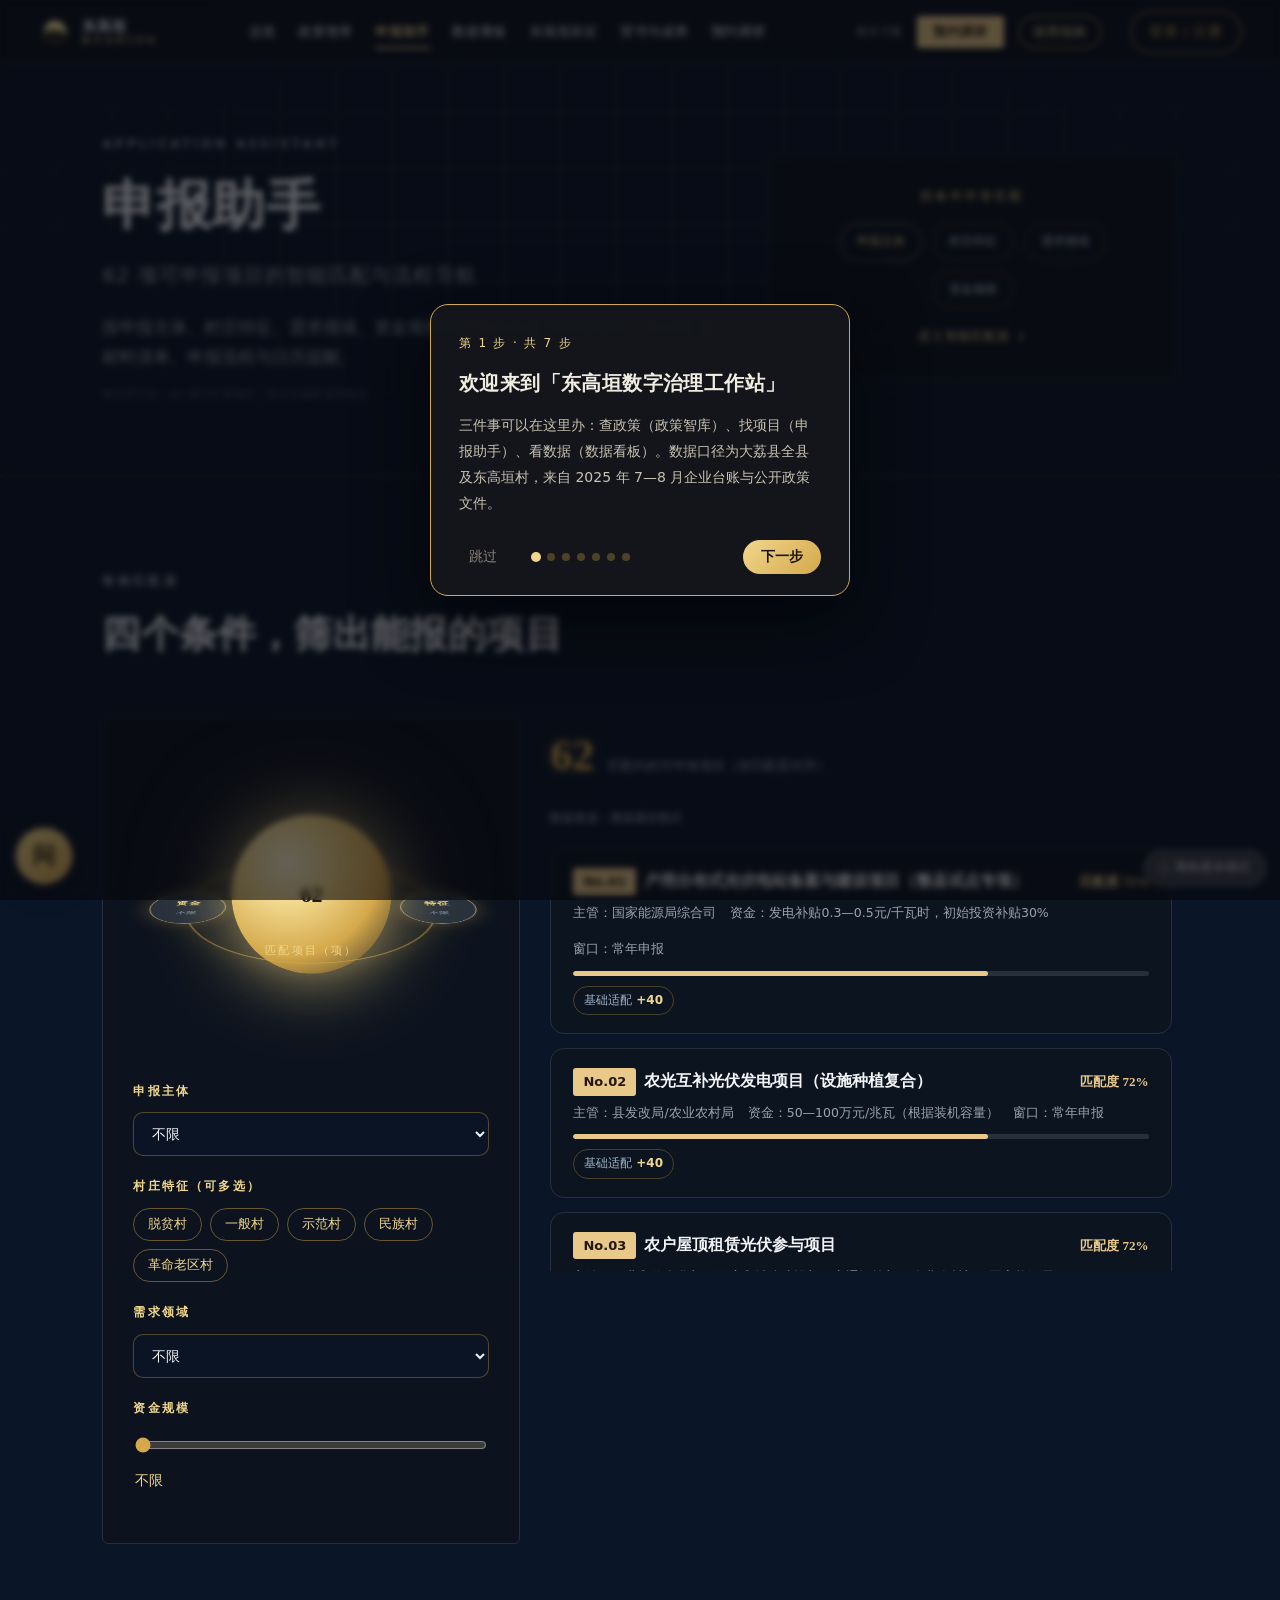
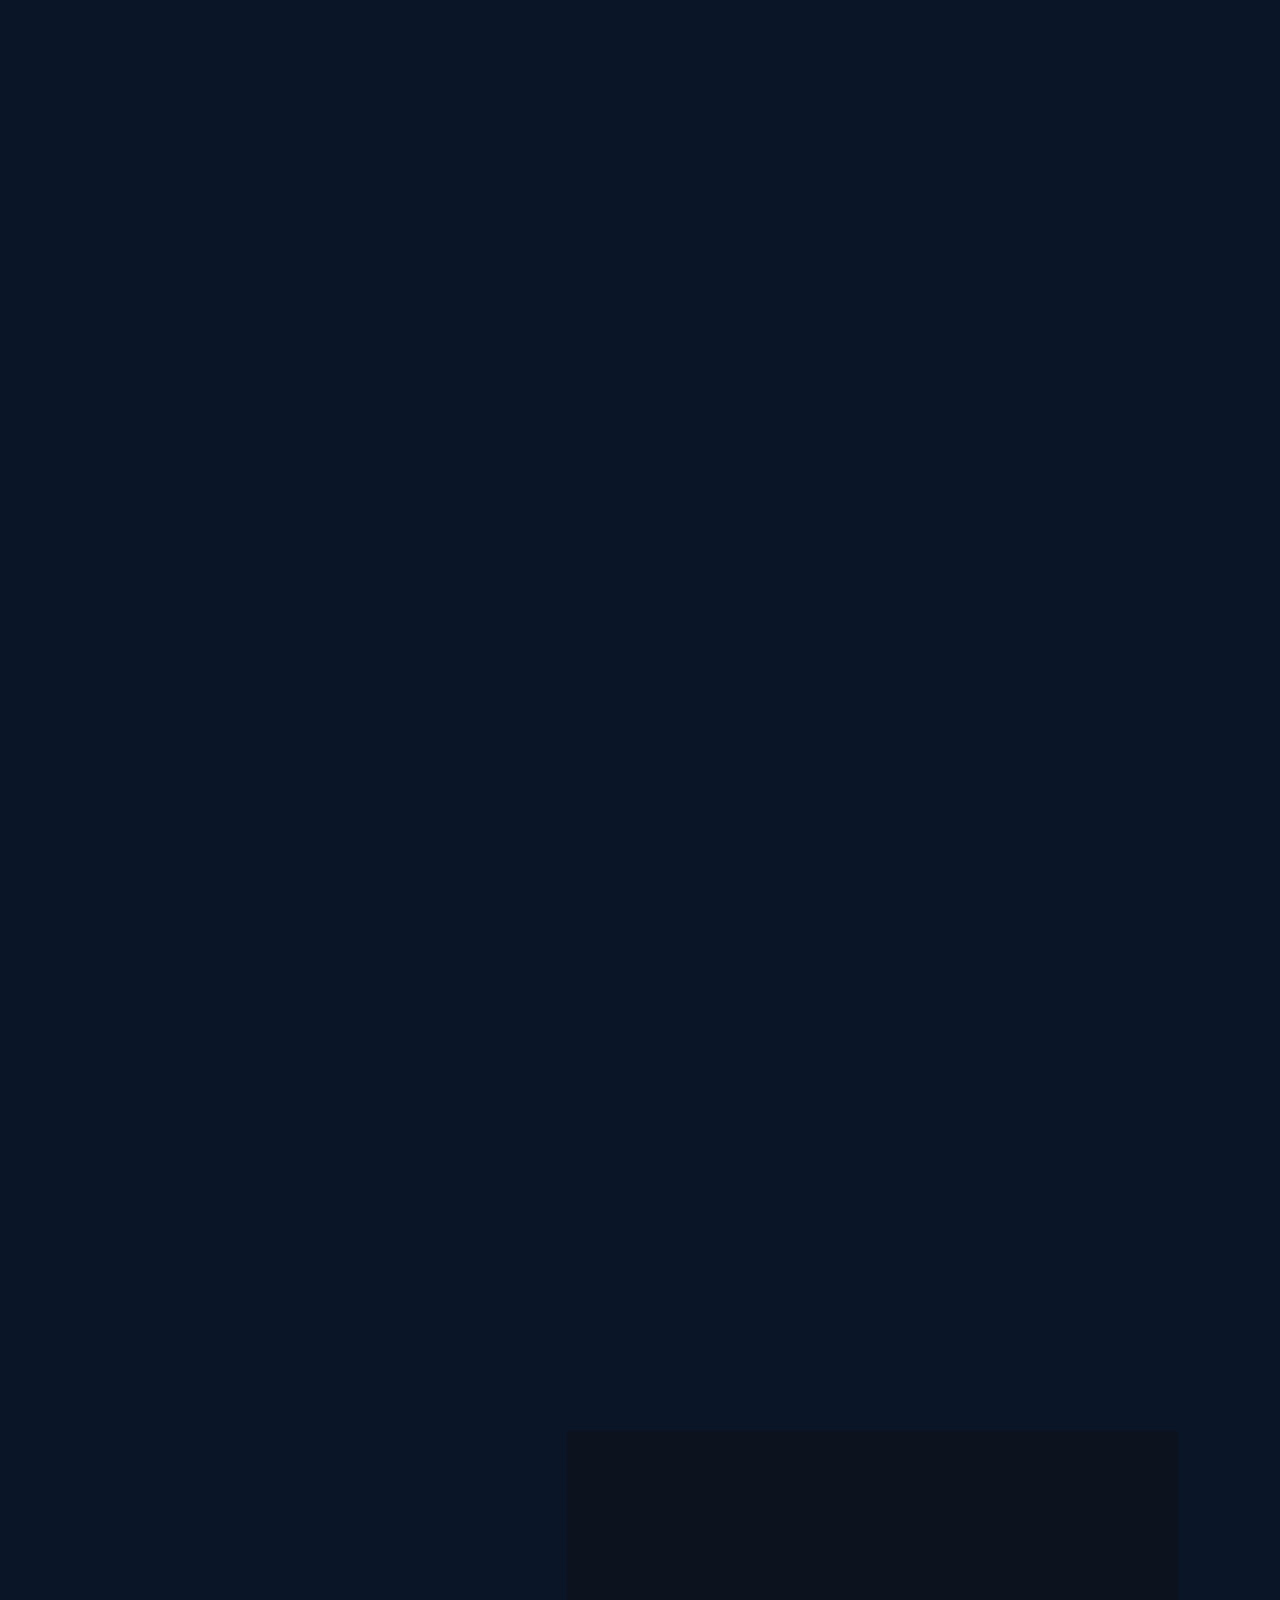
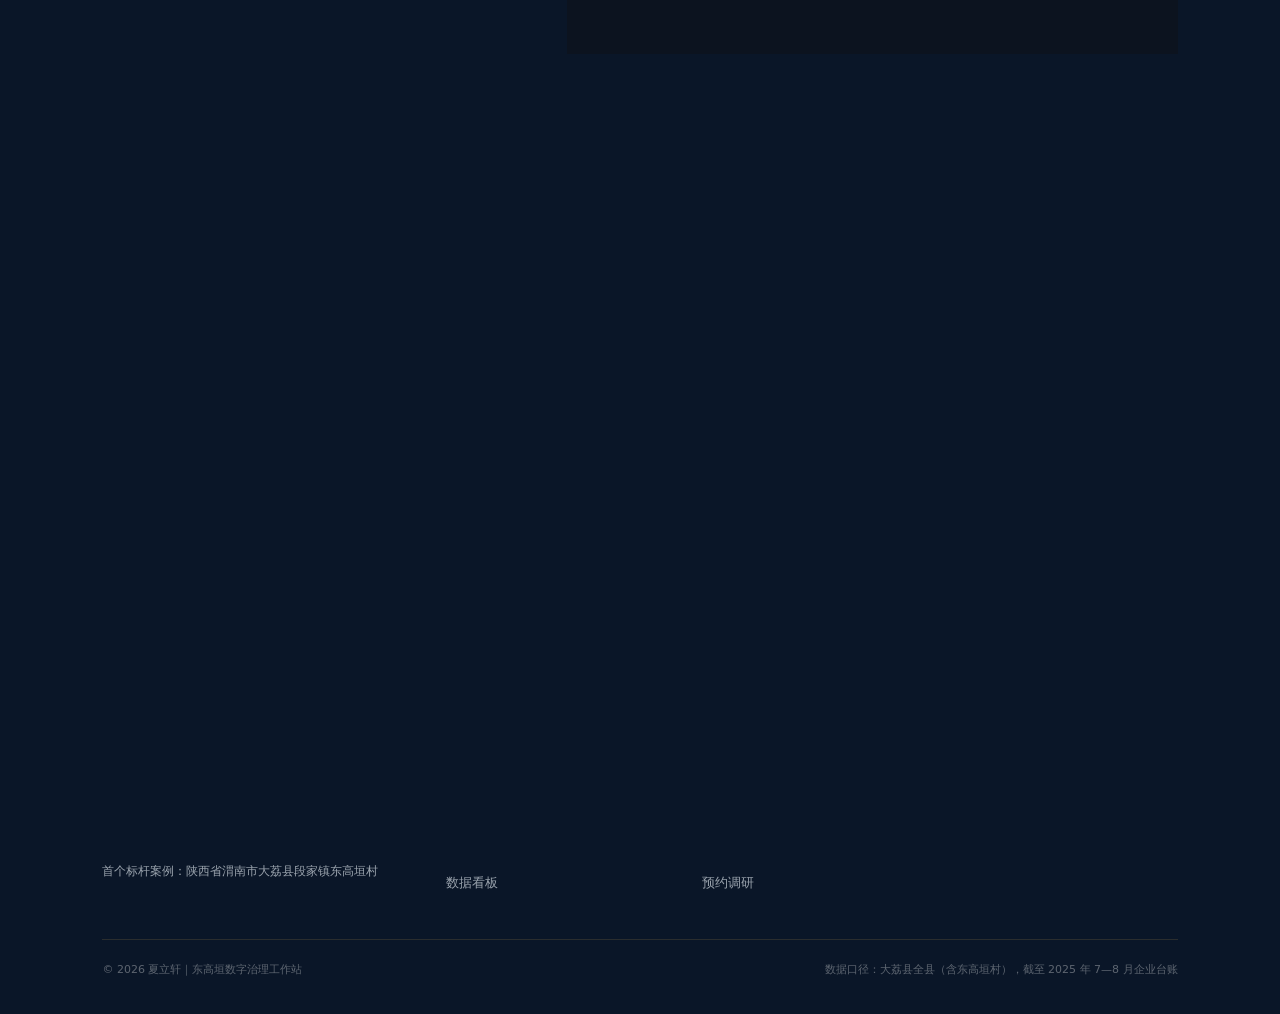
<file: apply.html>
<!DOCTYPE html>
<html lang="zh-CN">
<head>
<meta charset="UTF-8">
<meta name="viewport" content="width=device-width, initial-scale=1.0">
<title>申报助手 · 东高垣数字治理工作站</title>
<meta name="description" content="62 项可申报项目的智能匹配与流程导航：四条件环形筛选、材料清单、申报日历、材料合并器。">
<link rel="icon" href="assets/img/logo.png">
<link rel="stylesheet" href="assets/css/main.css">
<link rel="stylesheet" href="assets/css/govdoc.css">
<link rel="stylesheet" href="assets/css/gov-print.css">
<style>
/* 页头样式已上收 assets/css/main.css（.page-hero/.grid-bg/.hero-cols/.page-sub） */

/* ================= 3D 环形匹配器 ================= */
.match-grid{display:grid;grid-template-columns:2fr 3fr;gap:30px;align-items:start}
@media(max-width:960px){.match-grid{grid-template-columns:1fr}}
.ring-scene{perspective:1100px;height:300px;display:flex;align-items:center;justify-content:center;position:relative;margin:10px 0 24px}
.ring{width:250px;height:250px;position:relative;transform-style:preserve-3d;transform:rotateX(66deg)}
.ring-disc{position:absolute;inset:0;border-radius:50%;border:2px solid rgba(212,168,75,.5);box-shadow:0 0 40px rgba(212,168,75,.15),inset 0 0 60px rgba(212,168,75,.08);animation:ringSpin 22s linear infinite;transform-style:preserve-3d}
@keyframes ringSpin{from{transform:rotateZ(0)}to{transform:rotateZ(360deg)}}
.ring-node{position:absolute;width:76px;height:76px;margin:-38px 0 0 -38px;border-radius:50%;background:var(--panel-bd);border:1.5px solid rgba(240,215,140,.65);display:flex;flex-direction:column;align-items:center;justify-content:center;gap:2px;box-shadow:0 0 24px rgba(212,168,75,.3)}
.ring-node .rn{font-size:12px;font-weight:700;color:var(--gold-warm);letter-spacing:.06em}
.ring-node .rv2{font-size:10px;color:#8FA8BF;max-width:66px;overflow:hidden;text-overflow:ellipsis;white-space:nowrap}
.orb{position:absolute;left:50%;top:50%;border-radius:50%;transform:translate(-50%,-58%);
  background:radial-gradient(circle at 35% 30%,#FFF3D0 0%,var(--gold-warm) 28%,var(--gold) 62%,rgba(212,168,75,.15) 100%);
  box-shadow:0 0 60px rgba(240,215,140,.65),0 0 120px rgba(212,168,75,.3);transition:width .6s cubic-bezier(.16,1,.3,1),height .6s cubic-bezier(.16,1,.3,1);
  display:flex;align-items:center;justify-content:center;font-family:var(--mono);font-weight:700;color:#23180A;z-index:3}
.orb-lbl{position:absolute;left:50%;top:50%;transform:translate(-50%,34px);font-size:11px;letter-spacing:.2em;color:var(--gold-warm);z-index:3;white-space:nowrap}
.ctrl{margin-bottom:20px}
.ctrl .cl{font-size:12px;letter-spacing:.18em;color:var(--gold-warm);font-weight:700;margin-bottom:10px}
.ctrl select{width:100%;background:rgba(10,22,40,.7);border:1px solid rgba(212,168,75,.35);border-radius:10px;color:var(--moon);padding:12px 14px;font-size:14px;font-family:inherit;outline:none}
.chips{display:flex;flex-wrap:wrap;gap:8px}
.chip{padding:7px 14px;border-radius:99px;font-size:12.5px;border:1px solid rgba(212,168,75,.45);color:var(--gold-warm);background:transparent;transition:all .25s}
.chip.on{background:var(--gold-grad);color:#23180A;border-color:transparent;font-weight:700}
.range-wrap{padding:6px 2px 0}
.range-val{font-family:var(--mono);color:var(--gold-warm);font-size:14px;margin-top:6px}
input[type=range]{width:100%;accent-color:var(--gold)}
.res-head{display:flex;align-items:baseline;gap:14px;margin-bottom:18px;flex-wrap:wrap}
.res-head .x{font-family:var(--mono);font-size:clamp(30px,3.4vw,44px);font-weight:700;color:var(--gold);text-shadow:0 0 20px rgba(212,168,75,.3)}
.res-list{display:flex;flex-direction:column;gap:14px;max-height:720px;overflow:auto;padding-right:6px}
.res-list::-webkit-scrollbar{width:8px}.res-list::-webkit-scrollbar-thumb{background:var(--panel-bd);border-radius:4px}
.res-item{background:var(--panel-bg);border:1px solid var(--panel-bd);border-radius:14px;padding:18px 22px;cursor:pointer;transition:all .3s;color:var(--panel-fg)}
.res-item:hover{border-color:rgba(212,168,75,.65);box-shadow:0 10px 26px var(--panel-bd)}
.res-item .rt{display:flex;justify-content:space-between;gap:14px;align-items:baseline;flex-wrap:wrap}
.res-item .rn{font-size:16px;font-weight:800;color:var(--fg)}
.pno{display:inline-block;background:var(--gold-soft);color:#23180A;border-radius:3px;padding:2px 10px;font-size:13px;font-weight:800;margin-right:8px}
.res-item .sc{font-family:var(--mono);font-size:13px;color:var(--gold-soft);font-weight:700;white-space:nowrap}
.res-item .rm{font-size:12.5px;color:var(--sub);margin-top:6px;display:flex;gap:14px;flex-wrap:wrap}
.meter{height:5px;background:var(--panel-bd);border-radius:3px;margin-top:10px;overflow:hidden}
.meter i{display:block;height:100%;background:var(--gold-grad);border-radius:3px}

/* ================= 手风琴详情 ================= */
.acc-detail{display:none;margin-top:14px;border-top:1px dashed var(--panel-bd);padding-top:16px}
.res-item.open .acc-detail{display:block}
.acc-sec{margin-bottom:16px}
.acc-sec h6{font-size:11.5px;letter-spacing:.2em;color:var(--gold-soft);margin-bottom:8px;font-weight:800}
.acc-sec p,.acc-sec li{font-size:13px;color:var(--panel-fg)}
.acc-sec ul{list-style:none}
.acc-sec li{padding:4px 0 4px 18px;position:relative}
.acc-sec li::before{content:"▸";position:absolute;left:0;color:var(--gold)}
/* .check 落在白卡片上，必须显式给深色——之前没设，继承了 jade 深色区块的浅色字，白底白字直接隐形 */
.check{display:flex;align-items:center;gap:8px;padding:4px 0;font-size:13px;cursor:pointer;user-select:none;color:var(--panel-fg)}
.check input{accent-color:var(--gold)}
.flow{display:flex;gap:0;flex-wrap:wrap;margin-top:6px}
.flow .st{flex:1;min-width:110px;text-align:center;position:relative;padding:14px 8px 0;font-size:12px;color:var(--sub)}
.flow .st::before{content:"";display:block;width:12px;height:12px;border-radius:50%;background:var(--gold);margin:0 auto 8px;box-shadow:0 0 10px rgba(212,168,75,.5)}
.flow .st::after{content:"";position:absolute;top:19px;left:calc(50% + 12px);right:calc(-50% + 12px);height:2px;background:rgba(212,168,75,.4)}
.flow .st:last-child::after{display:none}
.fav-btn{margin-top:8px}

/* ================= 申报日历 ================= */
.cal-head{display:flex;align-items:center;gap:18px;margin-bottom:20px}
.cal-head .ym{font-family:var(--mono);font-size:22px;font-weight:700;color:var(--gold-soft)}
.cal-nav{background:var(--panel-bg);border:1px solid var(--panel-bd);border-radius:8px;padding:6px 14px;font-size:14px;color:var(--gold-soft)}
.cal-nav:hover{border-color:var(--gold)}
.cal{display:grid;grid-template-columns:repeat(7,1fr);gap:6px}
.cal .dw{text-align:center;font-size:11px;letter-spacing:.14em;color:var(--sub);padding:6px 0}
.cal .day{background:var(--panel-bg);border:1px solid var(--panel-bd);border-radius:10px;min-height:86px;padding:8px;font-size:12px;color:var(--fg);position:relative;transition:border-color .25s}
.cal .day:hover{border-color:rgba(212,168,75,.6)}
.cal .day.mute{opacity:.35}
.cal .day .dn{font-family:var(--mono);font-weight:700;font-size:13px}
.cal .day.today{border-color:var(--gold);box-shadow:0 0 0 1px var(--gold)}
.cal .ev{display:block;margin-top:5px;font-size:10.5px;line-height:1.45;padding:2px 6px;border-radius:5px;background:rgba(212,168,75,.15);color:var(--gold-soft);cursor:pointer;overflow:hidden;text-overflow:ellipsis;white-space:nowrap}
.cal .ev.red{background:rgba(200,75,63,.14);color:var(--cinnabar);font-weight:700}
.cal-note{margin-top:16px;font-size:12.5px;color:var(--sub)}

/* ================= 材料合并器 ================= */
.merger-grid{display:grid;grid-template-columns:1fr 1.4fr;gap:30px;align-items:start}
@media(max-width:900px){.merger-grid{grid-template-columns:1fr}}
.fav-item{display:flex;justify-content:space-between;align-items:center;gap:10px;padding:12px 16px;background:rgba(10,22,40,.6);border:1px solid rgba(212,168,75,.22);border-radius:10px;margin-bottom:10px;font-size:13.5px}
.fav-item button{background:none;border:none;color:var(--cinnabar);font-size:16px}
.mat-row{display:flex;align-items:center;gap:12px;padding:10px 14px;border-bottom:1px solid rgba(212,168,75,.12);font-size:13.5px}
.mat-row .mn{flex:1;color:var(--moon)}
.mat-row select{background:rgba(10,22,40,.8);border:1px solid rgba(212,168,75,.35);border-radius:8px;color:var(--gold-warm);padding:5px 10px;font-size:12px;font-family:inherit}
.merger-actions{display:flex;gap:12px;margin-top:18px;flex-wrap:wrap}

/* ================= 到账周期提示卡 ================= */
.cycle-card .cy{font-family:var(--serif);font-size:18px;font-weight:800;color:var(--gold-soft);margin-bottom:8px}
.cycle-card .cd{font-size:13px;color:var(--sub)}
.cycle-card .tag2{display:inline-block;margin-top:12px;font-size:11.5px;letter-spacing:.08em;color:var(--gold);border:1px solid rgba(212,168,75,.5);border-radius:99px;padding:3px 12px}

/* ---------- 匹配得分拆解 + 排除原因 ---------- */
.score-parts{display:flex;flex-wrap:wrap;gap:6px;margin-top:10px}
.score-parts .sp{font-size:12px;color:#9FB4C8;border:1px solid rgba(212,168,75,.3);border-radius:99px;padding:3px 10px}
.score-parts .sp b{color:var(--gold-warm);font-weight:600}
.ex-sec{margin-top:26px}
.ex-h{font-size:13px;color:#8FA8BF;margin-bottom:10px}
.ex-item{display:grid;grid-template-columns:1fr auto;gap:8px 20px;padding:10px 0;border-bottom:1px dashed rgba(143,168,191,.2);font-size:13px}
.ex-item .ex-w{color:#C8877A}
</style>
</head>
<body data-page="apply">

<!-- ================= 1. 页头 ================= -->
<section class="page-hero noise scanlines">
  <div class="grid-bg"></div>
  <div class="container hero-cols">
    <div>
      <div class="kicker">APPLICATION ASSISTANT</div>
      <h1 class="display">申报助手</h1>
      <div class="page-sub">62 项可申报项目的智能匹配与流程导航</div>
      <p class="lead" style="margin-top:20px">按申报主体、村庄特征、需求领域、资金规模四个条件匹配可申报项目，自动生成材料清单、申报流程与日历提醒。</p>
      <p class="src">项目库口径：62 项可申报项目，源自五级政策库梳理</p>
    </div>
    <div class="glass rv" style="padding:30px;text-align:center">
      <div style="font-size:12px;letter-spacing:.24em;color:var(--gold-warm);margin-bottom:16px">四条件环形匹配</div>
      <div style="display:flex;justify-content:center;gap:10px;flex-wrap:wrap">
        <span style="border:1px solid rgba(240,215,140,.55);border-radius:99px;padding:7px 16px;font-size:12px;color:var(--gold-warm)">申报主体</span>
        <span style="border:1px solid rgba(212,168,75,.4);border-radius:99px;padding:7px 16px;font-size:12px;color:#C6D3E0">村庄特征</span>
        <span style="border:1px solid rgba(212,168,75,.4);border-radius:99px;padding:7px 16px;font-size:12px;color:#C6D3E0">需求领域</span>
        <span style="border:1px solid rgba(212,168,75,.4);border-radius:99px;padding:7px 16px;font-size:12px;color:#C6D3E0">资金规模</span>
      </div>
      <a href="#matcher" style="display:inline-block;margin-top:18px;font-size:12px;color:var(--gold-warm);letter-spacing:.1em">进入智能匹配器 ↓</a>
    </div>
  </div>
</section>

<!-- ================= 2. 智能匹配器 ================= -->
<section class="section jade noise" id="matcher" style="padding:90px 0">
  <div class="container">
    <div class="section-head rv">
      <div class="kicker">智能匹配器</div>
      <h2 class="h-sec">四个条件，筛出能报的项目</h2>
    </div>
    <div class="match-grid">
      <div class="glass rv" style="padding:30px">
        <div class="ring-scene">
          <div class="ring"><div class="ring-disc" id="ringDisc"></div></div>
          <div class="orb" id="orb" style="width:84px;height:84px;font-size:22px">62</div>
          <div class="orb-lbl">匹配项目（项）</div>
        </div>
        <div class="ctrl"><div class="cl">申报主体</div>
          <select id="cRole">
            <option value="">不限</option><option>县政府</option><option>镇政府</option><option>村两委</option><option>企业</option><option>合作社</option>
          </select>
        </div>
        <div class="ctrl"><div class="cl">村庄特征（可多选）</div>
          <div class="chips" id="cFeat">
            <button class="chip">脱贫村</button><button class="chip">一般村</button><button class="chip">示范村</button><button class="chip">民族村</button><button class="chip">革命老区村</button>
          </div>
        </div>
        <div class="ctrl"><div class="cl">需求领域</div>
          <select id="cType">
            <option value="">不限</option><option>基础设施</option><option>产业发展</option><option>生态环保</option><option>社会治理</option><option>文化旅游</option><option>清洁能源专项</option><option>乡村振兴衔接资金</option>
          </select>
        </div>
        <div class="ctrl"><div class="cl">资金规模</div>
          <div class="range-wrap">
            <input type="range" id="cFund" min="0" max="4" step="1" value="0">
            <div class="range-val" id="cFundVal">不限</div>
          </div>
        </div>
      </div>
      <div class="rv">
        <div class="res-head"><span class="x" id="resX">62</span><span style="font-size:13px;color:#8FA8BF">匹配到的可申报项目（按匹配度排序）</span><span id="applySrc" style="font-size:12px;color:#9FB4C8;width:100%">数据来源：离线缓存模式</span></div>
        <div class="res-list" id="resList"></div>
<div class="ex-sec" id="exList"></div>
      </div>
    </div>
  </div>
</section>

<!-- ================= 3. 申报日历 ================= -->
<section class="section paper" id="calendar">
  <div class="container">
    <div class="section-head rv">
      <div class="kicker">申报日历</div>
      <h2 class="h-sec">收藏项目的截止窗口，一月一屏</h2>
      <p class="lead">月历视图展示“我的申报计划”中项目的申报窗口；30 天内到期的以红色标注。季度窗口项目按下一季度末标注。</p>
    </div>
    <div class="rv">
      <div class="cal-head">
        <button class="cal-nav" id="calPrev">← 上月</button>
        <span class="ym" id="calYM"></span>
        <button class="cal-nav" id="calNext">下月 →</button>
        <span style="font-size:12px;color:var(--sub)">图例：<span style="color:var(--gold-soft)">■ 申报窗口</span>　<span style="color:var(--cinnabar)">■ 30 天内到期</span></span>
      </div>
      <div class="cal" id="calGrid"></div>
      <p class="cal-note" id="calNote"></p>
      <p class="cal-note">日历仅标注季度集中申报窗口；常年申报项目详见列表，可随时办理。</p>
    </div>
  </div>
</section>

<!-- ================= 4. 材料合并器 ================= -->
<section class="section dark noise">
  <div class="container">
    <div class="section-head rv">
      <div class="kicker">材料合并器</div>
      <h2 class="h-sec">多个项目，一份总清单</h2>
      <p class="lead">将“我的申报计划”中各项目所需材料自动去重合并，逐项标注准备状态，可打印或导出 CSV 对照筹备。</p>
    </div>
    <div class="merger-grid">
      <div class="rv">
        <h3 class="h-sub" style="margin-top:0">我的申报计划</h3>
        <div id="favList"></div>
      </div>
      <div class="glass gov-doc rv" style="padding:28px" id="matCard">
        <h3 class="h-sub gov-title" style="margin-top:0;color:var(--gold-warm)">合并材料清单</h3>
        <div id="matList"></div>
        <div class="merger-actions no-print">
          <button class="btn btn-gold btn-sm" id="matPrint">打印清单</button>
          <button class="btn btn-ghost btn-sm" id="matCSV">导出 CSV</button>
        </div>
      </div>
    </div>
  </div>
</section>

<!-- ================= 5. 到账周期提示 ================= -->
<section class="section paper">
  <div class="container">
    <div class="section-head rv">
      <div class="kicker">到账周期与竞争强度</div>
      <h2 class="h-sec">申报之前，先校准预期</h2>
    </div>
    <div class="grid-3">
      <div class="card cycle-card rv">
        <div class="cy">乡村振兴衔接资金</div>
        <p class="cd">按年度下达分配结果（参见陕农公告〔2025〕99 号公告口径）。</p>
        
      </div>
      <div class="card cycle-card rv">
        <div class="cy">清洁能源与光伏专项</div>
        <p class="cd">“531”新政后新增项目上网电价市场化形成，项目收益测算与审批口径均处调整期，建议以县级发改部门书面答复为准。</p>
        
      </div>
      <div class="card cycle-card rv">
        <div class="cy">基础设施与产业配套</div>
        <p class="cd">多数项目为常年申报、按批次评审。</p>
        
      </div>
    </div>
  </div>
</section>

<script src="assets/js/data.js"></script>
<script src="assets/js/config.js"></script>
<script src="assets/js/api.js"></script>
<script src="assets/js/main.js"></script>
<script>
(function () {
  "use strict";
  var D = window.WS_DATA, projects = D.projects;
  var esc = window.mgEsc;
  var FUND_LABELS = ["不限", "100万以下", "100—500万元", "500—2000万元", "2000万元以上"];
  var state = { role: "", feats: [], type: "", fund: 0 };

  /* ---------- 环形上的四条件节点 ---------- */
  var disc = document.getElementById("ringDisc");
  var NODES = [["主体", "不限"], ["特征", "不限"], ["领域", "不限"], ["资金", "不限"]];
  NODES.forEach(function (n, i) {
    var el = document.createElement("div");
    el.className = "ring-node"; el.id = "rn" + i;
    var a = i * 90 - 90, rad = a * Math.PI / 180, R = 125;
    el.style.left = (125 + Math.cos(rad) * R) + "px";
    el.style.top = (125 + Math.sin(rad) * R) + "px";
    el.innerHTML = '<span class="rn">' + n[0] + '</span><span class="rv2">' + n[1] + "</span>";
    disc.appendChild(el);
  });
  function setNode(i, v) { document.querySelector("#rn" + i + " .rv2").textContent = v || "不限"; }

  /* ---------- 匹配逻辑：主体/领域/资金为硬过滤，村庄特征决定排序 ---------- */
  function score(p) {
    var parts = [], why = [];
    if (p.expired) return { s: 0, hard: false, parts: parts, why: ["已过申报期"] }; // 已过申报期项目不再展示
    var s = 40, hard = true; parts.push(["基础适配", 40]);
    /* 主体（硬条件）：主体不符的项目直接剔除 */
    if (state.role) {
      var ok = false, r5 = p.roles5 || [];
      if (state.role === "县政府") ok = p.level === "国家级" || p.level === "市级" || r5.indexOf("村两委") >= 0;
      else if (state.role === "镇政府") ok = p.level === "县级";
      else if (state.role === "村两委") ok = r5.indexOf("村两委") >= 0;
      else if (state.role === "企业") ok = r5.indexOf("企业") >= 0;
      else if (state.role === "合作社") ok = r5.indexOf("村两委") >= 0 || r5.indexOf("农户") >= 0;
      if (ok) { s += 16; parts.push(["主体符合", 16]); } else { hard = false; why.push("申报主体不符"); }
    } else s += 10;
    /* 领域（硬条件） */
    if (state.type) {
      var tk = false, hay = p.name + p.basis + (p.subsidy || "");
      if (state.type === "清洁能源专项") tk = /光伏|新能源|风电|驭风|能源/.test(hay);
      else if (state.type === "乡村振兴衔接资金") tk = !!p.link; // 数据层逐条标注的衔接资金适用项目
      else tk = p.type5 === state.type;
      if (tk) { s += 20; parts.push(["领域命中", 20]); } else { hard = false; why.push("需求领域不符"); }
    } else s += 10;
    /* 资金（硬条件）：按数据层资金档位过滤 */
    if (state.fund > 0) {
      if (p.fundTier === FUND_LABELS[state.fund]) { s += 12; parts.push(["资金档位匹配", 12]); } else { hard = false; why.push("资金档位不符"); }
    } else s += 6;
    /* 村庄特征（软条件）：命中的特征越多排序越靠前 */
    if (state.feats.length) {
      var hit = state.feats.filter(function (f) { return (p.feats || []).indexOf(f) >= 0; }).length;
      var fp = Math.min(hit * 8, 24);
      s += fp;
      if (hit) parts.push(["村庄特征命中 " + hit + " 项", fp]);
    } else s += 6;
    return { s: Math.min(Math.round(s), 100), hard: hard, parts: parts, why: why };
  }
  var orb = document.getElementById("orb"), resX = document.getElementById("resX"), resList = document.getElementById("resList");
  function render() {
    var scoredAll = projects.map(function (p) { var r = score(p); return { p: p, s: r.s, hard: r.hard, parts: r.parts, why: r.why }; });
    var arr = scoredAll.filter(function (x) { return x.hard; })
      .sort(function (a, b) { return b.s - a.s; });
    var excluded = scoredAll.filter(function (x) { return !x.hard; });
    orb.textContent = arr.length;
    var sz = Math.min(60 + arr.length * 1.6, 170);
    orb.style.width = sz + "px"; orb.style.height = sz + "px";
    resX.textContent = arr.length;
    resList.innerHTML = arr.map(function (x, i) {
      var p = x.p;
      return '<div class="res-item" data-no="' + esc(p.no) + '">' +
        '<div class="rt"><span class="rt-l"><span class="pno">No.' + String(p.no).padStart(2, "0") + '</span><span class="rn">' + esc(p.name) + '</span></span><span class="sc">匹配度 ' + x.s + '%</span></div>' +
        '<div class="rm"><span>主管：' + esc(p.dept) + '</span><span>资金：' + esc(p.subsidy || "未标注") + '</span><span>窗口：' + esc(p.window || p.deadline) + '</span></div>' +
        '<div class="meter"><i style="width:' + x.s + '%"></i></div>' +
        '<div class="score-parts">' + x.parts.map(function (pt) { return '<span class="sp">' + esc(pt[0]) + ' <b>+' + pt[1] + '</b></span>'; }).join("") + '</div>' +
        '<div class="acc-detail">' +
          '<div class="acc-sec"><h6>政策依据</h6><p>' + esc(p.basis) + '（' + esc(p.level) + '）</p></div>' +
          '<div class="acc-sec"><h6>申报条件自检（逐项勾选）</h6>' +
            p.conditions.split(/[、；;]/).filter(Boolean).map(function (c) { return '<label class="check"><input type="checkbox">' + esc(c) + "</label>"; }).join("") + "</div>" +
          '<div class="acc-sec"><h6>所需材料清单</h6><ul>' +
            p.materials.split(/(?=[①②③④⑤⑥⑦⑧⑨])/).filter(Boolean).map(function (m) { return "<li>" + esc(m) + "</li>"; }).join("") + "</ul></div>" +
          '<div class="acc-sec"><h6>申报流程（建议周期）</h6><div class="flow">' +
            ["材料准备", "部门受理", "评审公示", "下达批复"].map(function (st) { return '<div class="st">' + st + "</div>"; }).join("") + "</div></div>" +
          '<button class="btn btn-ghost btn-sm fav-btn" style="color:var(--gold);border-color:rgba(212,168,75,.55)">' +
            (window.WS.fav.has(p.no) ? "★ 已在申报计划（点击移除）" : "☆ 加入我的申报计划") + "</button>" +
        "</div></div>";
    }).join("") || '<div class="res-item"><div class="rn">当前条件下暂无匹配项目，请放宽筛选条件。</div></div>';
    /* 被排除项：把「为什么没匹配上」摆出来 */
    var exEl = document.getElementById("exList");
    if (exEl) {
      exEl.innerHTML = excluded.length
        ? '<div class="ex-h">未纳入「' + excluded.length + ' 项」——排除原因如下：</div>' +
          excluded.map(function (x) {
            return '<div class="ex-item"><span class="ex-n">' + esc(x.p.name) + '</span><span class="ex-w">' + x.why.map(esc).join("；") + '</span></div>';
          }).join("")
        : "";
    }
  }
  resList.addEventListener("click", function (e) {
    var favBtn = e.target.closest(".fav-btn");
    var item = e.target.closest(".res-item");
    if (favBtn && item) {
      e.stopPropagation();
      var no = +item.getAttribute("data-no");
      var on = window.WS.fav.toggle(no);
      favBtn.textContent = on ? "★ 已在申报计划（点击移除）" : "☆ 加入我的申报计划";
      renderFavs(); renderCal();
      return;
    }
    if (item && !e.target.closest(".check")) item.classList.toggle("open");
  });

  /* ---------- 云端项目库同步（库优先＋本地兜底，打分排序逻辑不变） ---------- */
  var TYPE5 = ["基础设施", "产业发展", "生态环保", "社会治理", "文化旅游"];
  var applySrc = document.getElementById("applySrc");
  var syncToken = 0;
  /* 云端行（snake_case）归一化为本地字段（camelCase），保证打分与渲染逻辑一致 */
  function normProject(r) {
    return { no: r.no, name: r.name || "", dept: r.dept || "", deadline: r.deadline || "", subsidy: r.subsidy || "",
      materials: r.materials || "", conditions: r.conditions || "", basis: r.basis || "", roles: r.roles || [],
      type: r.type || "", level: r.level || "", type5: r.type5 || "", roles5: r.roles5 || [],
      window: r.window || "", expired: !!r.expired, feats: r.feats || [], fundTier: r.fund_tier || r.fundTier || "", link: r.link };
  }
  function syncProjects() {
    var token = ++syncToken;
    if (!window.MG) return;
    if (applySrc) applySrc.textContent = "数据来源：正在连接云端项目库……";
    /* 按现有筛选维度映射云端查询条件：领域为五大类时下发 type5，资金档下发 fundTier；
       特殊领域（清洁能源专项／乡村振兴衔接资金）与主体、村庄特征无对应列，仍由前端打分过滤 */
    var f = {};
    if (TYPE5.indexOf(state.type) >= 0) f.type5 = state.type;
    if (state.fund > 0) f.fundTier = FUND_LABELS[state.fund];
    MG.wsProjects(f).then(function (rows) {
      if (token !== syncToken) return;
      if (rows) {
        projects = rows.map(normProject);
        if (applySrc) applySrc.textContent = "数据来源：云端项目库（实时）";
      } else {
        projects = D.projects;
        if (applySrc) applySrc.textContent = "数据来源：离线缓存模式";
      }
      render(); renderCal(); renderFavs();
    });
  }

  /* ---------- 控件联动 ---------- */
  document.getElementById("cRole").addEventListener("change", function (e) { state.role = e.target.value; setNode(0, state.role); syncProjects(); });
  document.getElementById("cType").addEventListener("change", function (e) { state.type = e.target.value; setNode(2, state.type); syncProjects(); });
  document.getElementById("cFeat").addEventListener("click", function (e) {
    var c = e.target.closest(".chip"); if (!c) return;
    c.classList.toggle("on");
    state.feats = Array.prototype.map.call(document.querySelectorAll("#cFeat .chip.on"), function (x) { return x.textContent; });
    setNode(1, state.feats.length ? state.feats.length + " 项" : "");
    syncProjects();
  });
  document.getElementById("cFund").addEventListener("input", function (e) {
    state.fund = +e.target.value;
    document.getElementById("cFundVal").textContent = FUND_LABELS[state.fund];
    setNode(3, state.fund ? FUND_LABELS[state.fund] : "");
    syncProjects();
  });

  /* ---------- 申报日历 ---------- */
  var calDate = new Date(); calDate.setDate(1);
  function projWindowDate(p, base) {
    if (p.window === "季度窗口") {
      var d = new Date(base.getFullYear(), base.getMonth() + 1, 1);
      var qEndMonth = Math.ceil((d.getMonth() + 1) / 3) * 3;
      return new Date(d.getFullYear(), qEndMonth, 0); /* 下一季度末 */
    }
    return null;
  }
  function renderCal() {
    var y = calDate.getFullYear(), m = calDate.getMonth();
    document.getElementById("calYM").textContent = y + " 年 " + (m + 1) + " 月";
    var favs = window.WS.fav.all();
    var favProjects = projects.filter(function (p) { return favs.indexOf(p.no) >= 0; });
    var events = {};
    var undated = 0;
    favProjects.forEach(function (p) {
      var d = projWindowDate(p, calDate);
      if (d && d.getFullYear() === y && d.getMonth() === m) {
        var k = d.getDate();
        (events[k] = events[k] || []).push(p);
      } else if (!d) undated++;
    });
    var first = new Date(y, m, 1).getDay(), days = new Date(y, m + 1, 0).getDate();
    var today = new Date();
    var html = ["一", "二", "三", "四", "五", "六", "日"].map(function (d) { return '<div class="dw">周' + d + "</div>"; }).join("");
    var lead = (first + 6) % 7;
    for (var i = 0; i < lead; i++) html += '<div class="day mute"></div>';
    for (var dd = 1; dd <= days; dd++) {
      var isToday = today.getFullYear() === y && today.getMonth() === m && today.getDate() === dd;
      html += '<div class="day' + (isToday ? " today" : "") + '"><span class="dn">' + dd + "</span>";
      (events[dd] || []).forEach(function (p) {
        var diff = Math.floor((new Date(y, m, dd) - today) / 86400000);
        var red = diff >= 0 && diff <= 30;
        html += '<span class="ev' + (red ? " red" : "") + '" title="' + esc(p.name) + "（" + esc(p.window || p.deadline) + '）">' + esc(p.name) + "</span>";
      });
      html += "</div>";
    }
    document.getElementById("calGrid").innerHTML = html;
    var note = favProjects.length === 0
      ? "尚未收藏项目。在上方匹配结果中点击“☆ 加入我的申报计划”，截止窗口将在此自动标注。"
      : "已收藏 " + favProjects.length + " 项，其中 " + undated + " 项为常年申报（无固定截止日，不占用日历）；具体窗口以主管部门当年公告为准。";
    document.getElementById("calNote").textContent = note;
  }
  document.getElementById("calPrev").addEventListener("click", function () { calDate.setMonth(calDate.getMonth() - 1); renderCal(); });
  document.getElementById("calNext").addEventListener("click", function () { calDate.setMonth(calDate.getMonth() + 1); renderCal(); });

  /* ---------- 材料合并器 ---------- */
  var MAT_STATUS = ["待准备", "已有", "需盖章", "需公证"];
  /* 准备状态持久化：按材料名存入 localStorage，收藏变动后不再重置 */
  var matStatus = {
    key: "ws_mat_status",
    all: function () { try { return JSON.parse(localStorage.getItem(this.key)) || {}; } catch (e) { return {}; } },
    set: function (name, v) { var m = this.all(); m[name] = v; localStorage.setItem(this.key, JSON.stringify(m)); },
    get: function (name) { return this.all()[name] || MAT_STATUS[0]; }
  };
  function renderFavs() {
    var favs = window.WS.fav.all();
    var favProjects = projects.filter(function (p) { return favs.indexOf(p.no) >= 0; });
    document.getElementById("favList").innerHTML = favProjects.length
      ? favProjects.map(function (p) {
          return '<div class="fav-item"><span>' + esc(p.name) + '<br><small style="color:#8FA8BF">' + esc(p.dept) + "</small></span>" +
            '<button data-rm="' + esc(p.no) + '" title="移除">×</button></div>';
        }).join("")
      : '<div class="fav-item"><span style="color:#8FA8BF">暂无收藏。请在匹配结果中加入申报计划。</span></div>';
    /* 材料去重合并 */
    var seen = {}, list = [];
    favProjects.forEach(function (p) {
      p.materials.split(/(?=[①②③④⑤⑥⑦⑧⑨])/).filter(Boolean).forEach(function (m) {
        var name = m.replace(/^[①②③④⑤⑥⑦⑧⑨]\s*/, "").trim();
        if (!seen[name]) { seen[name] = true; list.push(name); }
      });
    });
    document.getElementById("matList").innerHTML = list.length
      ? list.map(function (m, i) {
          var cur = matStatus.get(m);
          return '<div class="mat-row"><span class="mn">' + esc(m) + '</span>' +
            '<select data-mi="' + i + '" data-mname="' + esc(m) + '">' +
            MAT_STATUS.map(function (s) { return s === cur ? '<option selected>' + s + "</option>" : "<option>" + s + "</option>"; }).join("") +
            "</select></div>";
        }).join("")
      : '<div class="mat-row"><span class="mn" style="color:#8FA8BF">收藏项目后自动生成去重材料清单。</span></div>';
  }
  document.getElementById("favList").addEventListener("click", function (e) {
    var b = e.target.closest("[data-rm]"); if (!b) return;
    window.WS.fav.toggle(+b.getAttribute("data-rm"));
    renderFavs(); renderCal(); render();
  });
  document.getElementById("matPrint").addEventListener("click", function () {
    /* 打印前把 select 临时换成纯文本：下拉框打印出来只是个灰框，看不出选了什么。
       window.print() 是同步阻塞的，打印对话框关掉后再把 select 装回去 */
    var swaps = [];
    document.querySelectorAll("#matList select").forEach(function (sel) {
      var span = document.createElement("span");
      span.textContent = sel.value;
      span.style.cssText = "font-weight:700;color:var(--panel-fg)";
      sel.parentNode.insertBefore(span, sel);
      sel.style.display = "none";
      swaps.push([sel, span]);
    });
    GovDoc.print({org:"东高垣数字治理工作站",docNo:"东高垣工作站〔2026〕2 号",title:"申报材料合并清单",el:"#matCard"});
    swaps.forEach(function (pair) { pair[0].style.display = ""; pair[1].remove(); });
  });
  document.getElementById("matList").addEventListener("change", function (e) {
    var sel = e.target.closest("select[data-mname]");
    if (sel) matStatus.set(sel.getAttribute("data-mname"), sel.value);
  });
  document.getElementById("matCSV").addEventListener("click", function () {
    var rows = [["材料名称", "准备状态"]];
    document.querySelectorAll("#matList .mat-row").forEach(function (r) {
      var sel = r.querySelector("select");
      if (sel) rows.push([r.querySelector(".mn").textContent, sel.value]);
    });
    window.WS.exportCSV("申报材料合并清单.csv", rows);
  });

  render(); renderCal(); renderFavs();
  syncProjects(); /* 首屏先出本地缓存，随后尝试切换云端实时数据 */
})();
</script>
<script src="assets/js/govdoc.js"></script>
</body>
</html>
</file>
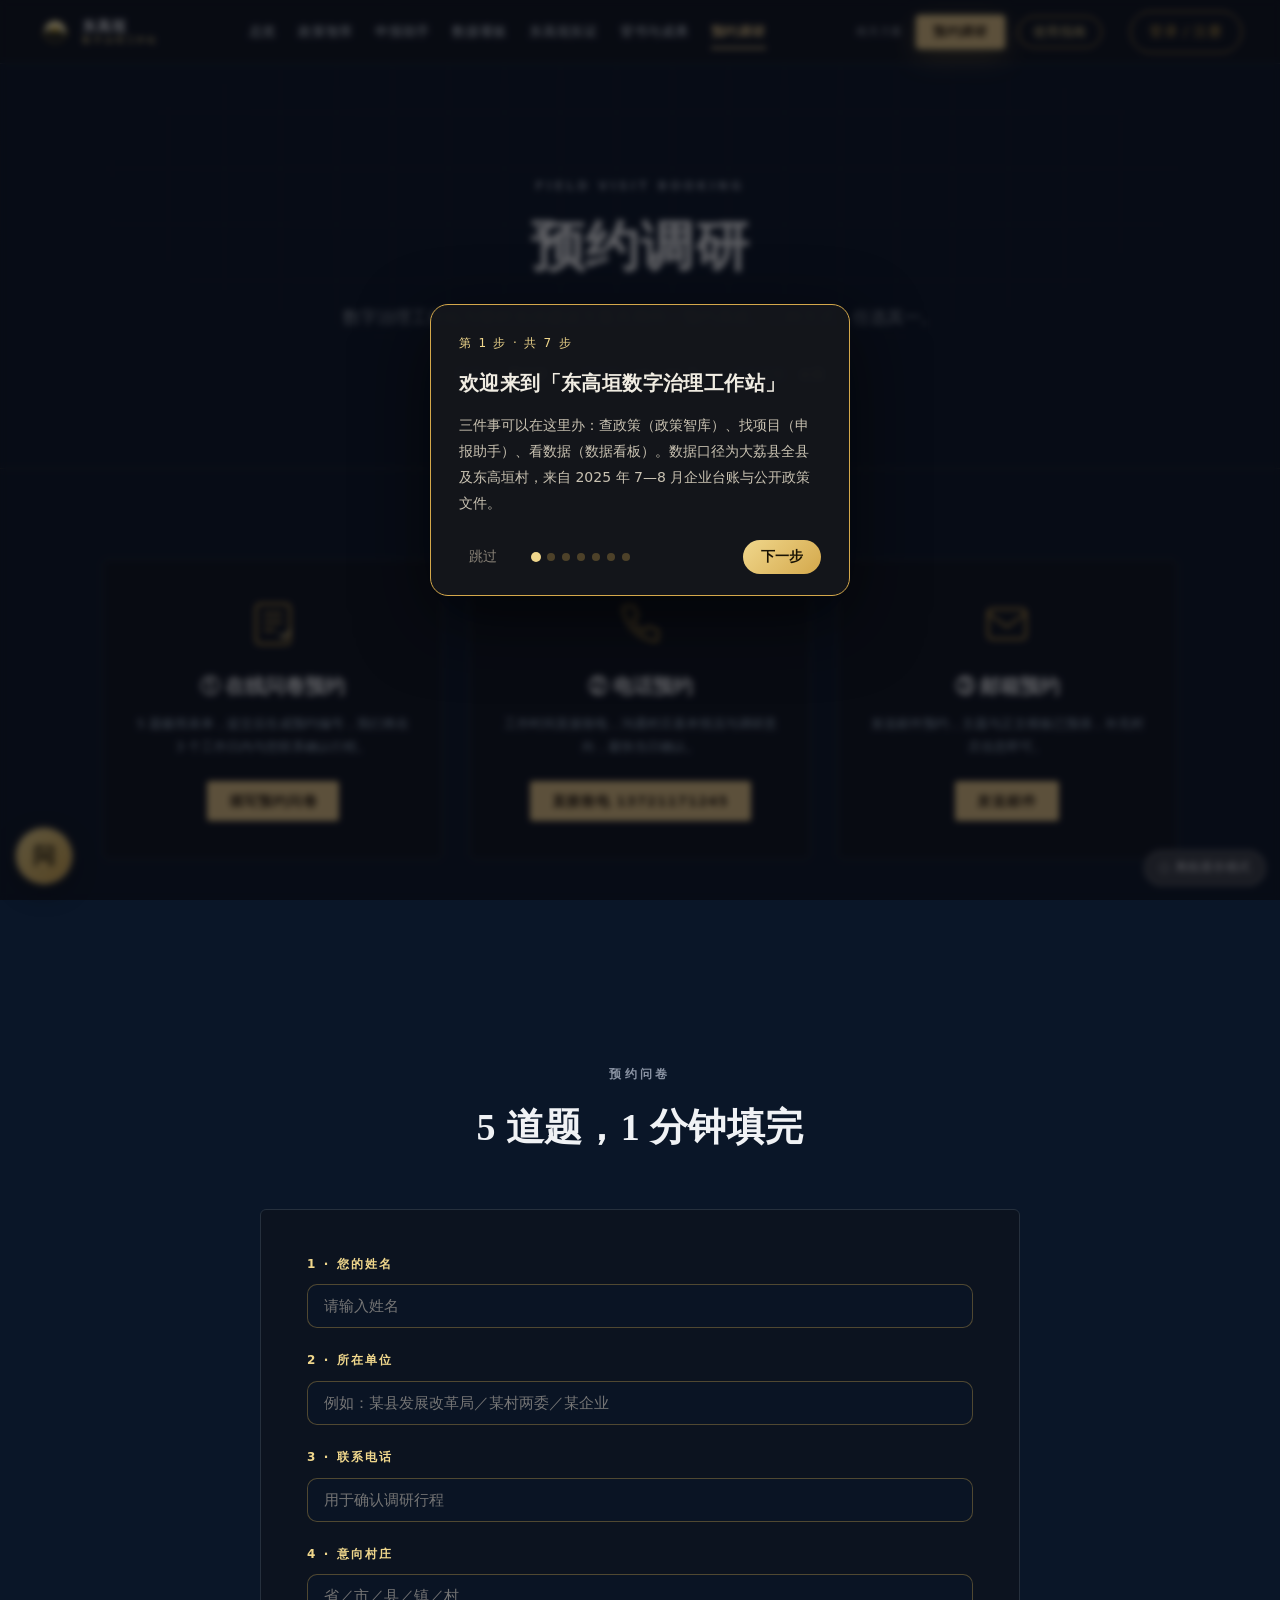
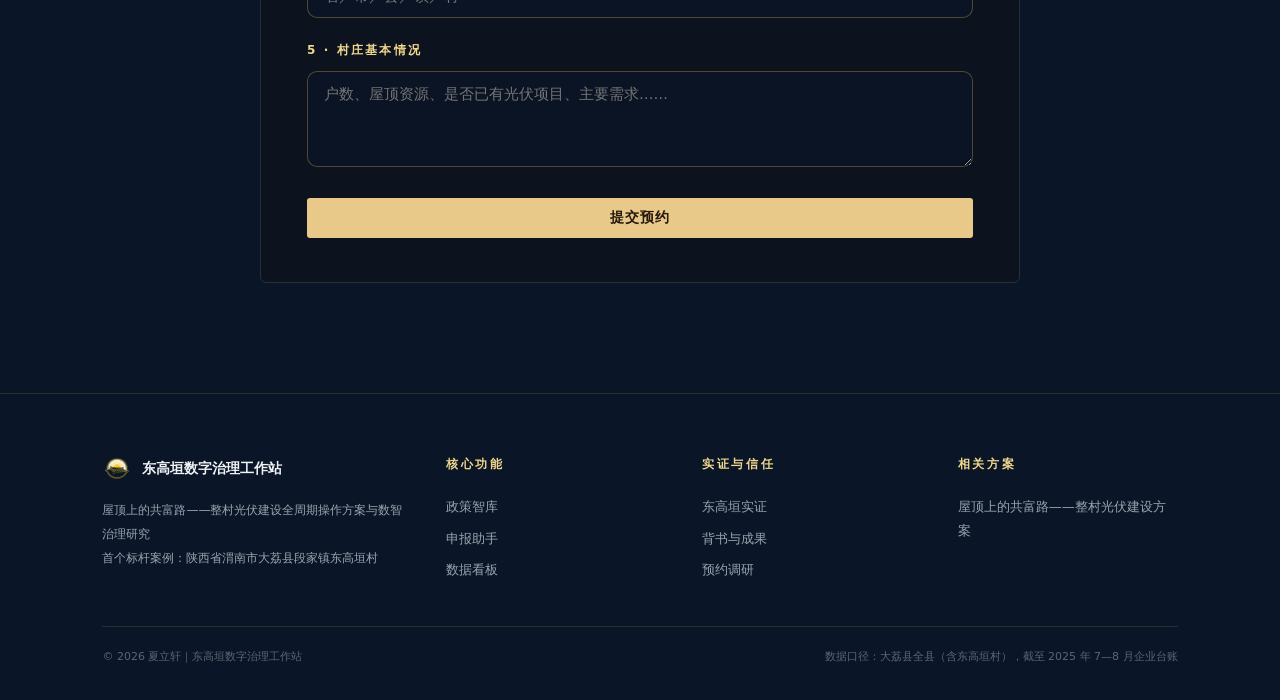
<file: booking.html>
<!DOCTYPE html>
<html lang="zh-CN">
<head>
<meta charset="UTF-8">
<meta name="viewport" content="width=device-width, initial-scale=1.0">
<title>预约调研 · 东高垣数字治理工作站</title>
<meta name="description" content="预约驻村调研：在线问卷、电话、邮箱三种方式。服务范围全国，需提前 15—30 天预约。">
<link rel="icon" href="assets/img/logo.png">
<link rel="stylesheet" href="assets/css/main.css">
<link rel="stylesheet" href="assets/css/govdoc.css">
<link rel="stylesheet" href="assets/css/gov-print.css">
<style>
.book-hero{min-height:52vh;display:flex;align-items:center;background:var(--abyss);position:relative;overflow:hidden;padding:150px 0 60px;text-align:center}
.book-hero .grid-bg{position:absolute;inset:0;background:linear-gradient(rgba(212,168,75,.05) 1px,transparent 1px),linear-gradient(90deg,rgba(212,168,75,.05) 1px,transparent 1px);background-size:56px 56px;mask-image:radial-gradient(ellipse 80% 70% at 50% 40%,#000 30%,transparent 75%)}
.book-hero .container{z-index:2}
.way-card{text-align:center;padding:38px 28px;display:flex;flex-direction:column;align-items:center}
.way-card .ic{width:52px;height:52px;color:var(--gold);margin-bottom:18px}
.way-card h3{font-family:var(--serif);font-size:20px;font-weight:800;color:var(--moon);margin-bottom:8px}
.way-card p{font-size:13px;color:#9FB4C8;flex:1}
.way-card .btn{margin-top:22px}

/* 问卷 */
.survey{max-width:760px;margin:0 auto;padding:44px 46px}
.f-row{margin-bottom:22px}
.f-row label{display:block;font-size:12px;letter-spacing:.18em;color:var(--gold-warm);font-weight:700;margin-bottom:9px}
.f-row input,.f-row textarea{width:100%;background:rgba(10,22,40,.7);border:1px solid rgba(212,168,75,.35);border-radius:10px;color:var(--moon);padding:13px 16px;font-size:14.5px;font-family:inherit;outline:none;transition:border-color .25s}
.f-row input:focus,.f-row textarea:focus{border-color:var(--gold-warm)}
.f-row textarea{resize:vertical;min-height:96px}
.f-result{display:none;margin-top:26px;text-align:center;border:1px solid rgba(240,215,140,.5);border-radius:12px;padding:26px}
.f-result .code{font-family:var(--mono);font-size:24px;font-weight:700;color:var(--gold-warm);letter-spacing:.06em;margin:10px 0}
.config{display:flex;gap:34px;justify-content:center;flex-wrap:wrap;font-size:13px;color:#8FA8BF}
.config b{color:var(--gold-warm);font-weight:600}
</style>
</head>
<body data-page="booking">

<!-- ================= 页头 ================= -->
<section class="book-hero noise scanlines">
  <div class="grid-bg"></div>
  <div class="container">
    <div class="kicker" style="justify-content:center">FIELD VISIT BOOKING</div>
    <h1 class="display">预约调研</h1>
    <p class="lead" style="margin:22px auto 0;text-align:center">数字治理工作站与整村光伏建设方案共用同一预约系统。三种方式，任选其一。</p>
    <div class="config" style="margin-top:30px">
      <span>联系人：<b>夏立轩</b></span>
      <span>提前期：<b>15—30 天</b></span>
      <span>服务范围：<b>全国</b></span>
    </div>
  </div>
</section>

<!-- ================= 三种预约方式 ================= -->
<section class="section jade noise" style="padding:90px 0">
  <div class="container">
    <div class="grid-3">
      <div class="glass way-card rv">
        <svg class="ic" viewBox="0 0 52 52" fill="none" stroke="currentColor" stroke-width="2"><rect x="9" y="6" width="34" height="40" rx="4"/><line x1="17" y1="16" x2="35" y2="16"/><line x1="17" y1="24" x2="35" y2="24"/><line x1="17" y1="32" x2="28" y2="32"/><path d="M33 36l4 4 7-8" stroke="#F0D78C"/></svg>
        <h3>① 在线问卷预约</h3>
        <p>5 题极简表单，提交后生成预约编号，我们将在 3 个工作日内与您联系确认行程。</p>
        <a class="btn btn-gold" href="#survey">填写预约问卷</a>
      </div>
      <div class="glass way-card rv">
        <svg class="ic" viewBox="0 0 52 52" fill="none" stroke="currentColor" stroke-width="2"><path d="M12 8h8l4 10-5 4a26 26 0 0 0 11 11l4-5 10 4v8a3 3 0 0 1-3 3A38 38 0 0 1 9 11a3 3 0 0 1 3-3z"/></svg>
        <h3>② 电话预约</h3>
        <p>工作时间直接致电，沟通村庄基本情况与调研意向，最快当日确认。</p>
        <a class="btn btn-gold" href="tel:13721171245">直接致电 13721171245</a>
      </div>
      <div class="glass way-card rv">
        <svg class="ic" viewBox="0 0 52 52" fill="none" stroke="currentColor" stroke-width="2"><rect x="7" y="11" width="38" height="30" rx="4"/><path d="M7 15l19 14L45 15"/></svg>
        <h3>③ 邮箱预约</h3>
        <p>发送邮件预约，主题与正文模板已预填，补充村庄信息即可。</p>
        <a class="btn btn-gold" id="mailBtn" href="mailto:1491568874@qq.com">发送邮件</a>
      </div>
    </div>
  </div>
</section>

<!-- ================= 预约问卷 ================= -->
<section class="section dark noise scanlines" id="survey">
  <div class="container">
    <div class="section-head rv" style="text-align:center;margin-left:auto;margin-right:auto">
      <div class="kicker" style="justify-content:center">预约问卷</div>
      <h2 class="h-sec">5 道题，1 分钟填完</h2>
    </div>
    <div class="glass survey rv">
      <form id="bookForm">
        <div class="f-row"><label>1 · 您的姓名</label><input name="name" required maxlength="50" placeholder="请输入姓名"></div>
        <div class="f-row"><label>2 · 所在单位</label><input name="org" required maxlength="100" placeholder="例如：某县发展改革局／某村两委／某企业"></div>
        <div class="f-row"><label>3 · 联系电话</label><input name="tel" required type="tel" maxlength="20" placeholder="用于确认调研行程"></div>
        <div class="f-row"><label>4 · 意向村庄</label><input name="village" required maxlength="100" placeholder="省／市／县／镇／村"></div>
        <div class="f-row"><label>5 · 村庄基本情况</label><textarea name="intro" maxlength="500" placeholder="户数、屋顶资源、是否已有光伏项目、主要需求……"></textarea></div>
        <button class="btn btn-gold" type="submit" style="width:100%;justify-content:center">提交预约</button>
      </form>
      <div class="f-result" id="bookResult">
        <div style="font-size:13px;letter-spacing:.2em;color:#8FA8BF" id="bookStatus">预约已登记（前端模拟提交）</div>
        <div class="code" id="bookCode"></div>
        <div style="font-size:13px;color:#9FB4C8" id="bookTip">请妥善保存编号。团队将按编号在 3 个工作日内电话联系您；也可直接致电 13721171245 加速确认。</div>
        <button class="btn btn-gold btn-sm no-print" id="receiptBtn" type="button" style="margin:18px auto 0;display:none">下载登记凭证</button>
      </div>
    </div>
  </div>
</section>

<!-- ================= 登记凭证打印隔离区（屏幕不显示，仅“下载登记凭证”调用打印隔离时输出） ================= -->
<div id="receipt" style="display:none">
  <div class="gov-doc" style="max-width:640px;margin:0 auto;padding:10mm 4mm;color:#000;font-family:var(--serif)">
    <h3 class="gov-title" style="text-align:center;font-size:20px;letter-spacing:.18em;margin-bottom:6px">驻村调研预约登记凭证</h3>
    <p style="text-align:center;font-size:12px;color:#444;margin-bottom:22px">东高垣数字治理工作站 · 预约登记系统</p>
    <table class="gov-tbl" style="width:100%;border-collapse:collapse;font-size:13.5px" id="rcTable"></table>
    <p id="rcOffline" style="display:none;font-size:13px;font-weight:700;margin-top:14px">※ 本凭证为离线登记（未同步云端），请同时通过电话或邮箱与项目组确认。</p>
    <p id="rcStamp" style="font-size:13px;margin-top:22px"></p>
    <p style="text-align:right;font-size:14px;margin-top:46px;letter-spacing:.1em">东高垣数字治理工作站</p>
    <p id="rcDate" style="text-align:right;font-size:14px;margin-top:6px;letter-spacing:.1em"></p>
  </div>
</div>

<script src="assets/js/config.js"></script>
<script src="assets/js/api.js"></script>
<script src="assets/js/main.js"></script>
<script>
(function () {
  /* 邮箱预填主题与正文模板 */
  var CONTACT = (window.MG_CONFIG && window.MG_CONFIG.CONTACT) || {};
  var subject = "驻村调研预约——东高垣数字治理工作站";
  var body = "您好：\n\n我们单位希望预约驻村调研，基本信息如下：\n姓名：\n单位：\n联系电话：\n意向村庄（省/市/县/镇/村）：\n村庄基本情况（户数、屋顶资源、已有光伏项目情况、主要需求）：\n期望调研时间：\n\n（预约需提前 15—30 天，服务范围全国）";
  document.getElementById("mailBtn").href = "mailto:" + (CONTACT.email || "") + "?subject=" + encodeURIComponent(subject) + "&body=" + encodeURIComponent(body);

  /* 问卷提交：云端数据库优先（成功用返回记录 id 生成 DGY-YYYYMMDD-id 编号），失败回退前端模拟提交 */
  var form = document.getElementById("bookForm");
  var result = document.getElementById("bookResult");
  var statusEl = document.getElementById("bookStatus");
  var codeEl = document.getElementById("bookCode");
  var tipEl = document.getElementById("bookTip");
  var receiptBtn = document.getElementById("receiptBtn");
  var lastReceipt = null;
  var lastSubmitAt = 0; /* 30 秒提交节流：防止连点重复刷库 */

  function ymd(d) { return d.getFullYear() + String(d.getMonth() + 1).padStart(2, "0") + String(d.getDate()).padStart(2, "0"); }
  var esc = window.mgEsc;

  form.addEventListener("submit", function (e) {
    e.preventDefault();
    var fd = new FormData(form);
    var name = String(fd.get("name") || "").trim();
    var org = String(fd.get("org") || "").trim();
    var tel = String(fd.get("tel") || "").trim();
    var village = String(fd.get("village") || "").trim();
    var intro = String(fd.get("intro") || "").trim();
    /* 必填校验：意向村庄／联系人姓名／联系电话 */
    if (!village || !name || !tel) {
      statusEl.textContent = "信息不完整，未提交";
      codeEl.textContent = "——";
      tipEl.textContent = "请完整填写您的姓名、联系电话与意向村庄后再提交。";
      receiptBtn.style.display = "none";
      result.style.display = "block";
      result.scrollIntoView({ behavior: "smooth", block: "center" });
      return;
    }
    /* 30 秒内只允许提交一次 */
    var nowTs = Date.now();
    if (nowTs - lastSubmitAt < 30000) {
      statusEl.textContent = "提交过于频繁，未重复提交";
      codeEl.textContent = "——";
      tipEl.textContent = "相同预约 30 秒内只需提交一次，请稍后再试。";
      receiptBtn.style.display = "none";
      result.style.display = "block";
      result.scrollIntoView({ behavior: "smooth", block: "center" });
      return;
    }
    lastSubmitAt = nowTs;
    var submitBtn = form.querySelector('button[type="submit"]');
    submitBtn.disabled = true;
    var d = new Date();
    var dateStr = d.getFullYear() + " 年 " + (d.getMonth() + 1) + " 月 " + d.getDate() + " 日";
    var stamp = dateStr + " " +
      String(d.getHours()).padStart(2, "0") + ":" + String(d.getMinutes()).padStart(2, "0");
    statusEl.textContent = "正在提交预约……";
    codeEl.textContent = "——";
    result.style.display = "block";

    function finish(code, online) {
      statusEl.textContent = online ? "预约已登记（云端数据库实时提交）" : "预约已登记（离线登记，未同步云端）";
      codeEl.textContent = code;
      tipEl.textContent = online
        ? "请妥善保存编号。将按编号在 3 个工作日内电话联系您；也可直接致电 " + (CONTACT.phone || "") + " 加速确认。"
        : "请妥善保存编号。将按编号在 3 个工作日内电话联系您；也可直接致电 " + (CONTACT.phone || "") + " 加速确认。当前为离线缓存模式，登记未上传，建议同时通过邮件或电话确认。";
      lastReceipt = { code: code, name: name, org: org, tel: tel, village: village, intro: intro, stamp: stamp, date: dateStr, online: online };
      /* 离线也要给凭证：云端断了不代表登记不作数，凭证上注明未同步即可 */
      receiptBtn.style.display = "inline-block";
      result.scrollIntoView({ behavior: "smooth", block: "center" });
      form.reset();
      submitBtn.disabled = false;
    }

    var offlineCode = "MG-" + ymd(d) + "-" + String(Math.floor(Math.random() * 900) + 100);
    if (!window.MG) { finish(offlineCode, false); return; }
    MG.book({
      site: "workstation",
      village: village,
      contact: name,
      phone: tel,
      needs: "所在单位：" + org + (intro ? "；村庄基本情况：" + intro : "")
    }).then(function (rows) {
      if (rows && rows.length && rows[0].id != null) finish("DGY-" + ymd(d) + "-" + rows[0].id, true);
      else finish(offlineCode, false);
    });
  });

  /* 下载登记凭证：填充打印隔离区后调用打印（A4，另存为 PDF 即可下载） */
  receiptBtn.addEventListener("click", function () {
    if (!lastReceipt) return;
    var r = lastReceipt;
    /* 凭证表格用 .gov-tbl 三线表，不写内联边框——内联样式优先级太高，打印样式压不住 */
    function row(k, v) {
      return '<tr><td style="padding:8px 12px;width:118px;font-weight:700">' + k +
        '</td><td style="padding:8px 12px">' + esc(v || "——") + "</td></tr>";
    }
    document.getElementById("rcTable").innerHTML =
      row("登记编号", r.code) + row("姓名", r.name) + row("所在单位", r.org) +
      row("联系电话", r.tel) + row("意向村庄", r.village) + row("村庄基本情况", r.intro) +
      row("登记日期", r.date) +
      row("提交方式", r.online ? "云端数据库实时提交" : "离线登记（未同步云端）");
    document.getElementById("rcOffline").style.display = r.online ? "none" : "block";
    document.getElementById("rcStamp").textContent = "提交时间：" + r.stamp;
    document.getElementById("rcDate").textContent = r.date;
    GovDoc.print({org:"东高垣数字治理工作站",title:"预约登记凭证",el:"#receipt"});
  });
})();
</script>
<script src="assets/js/govdoc.js"></script>
</body>
</html>
</file>
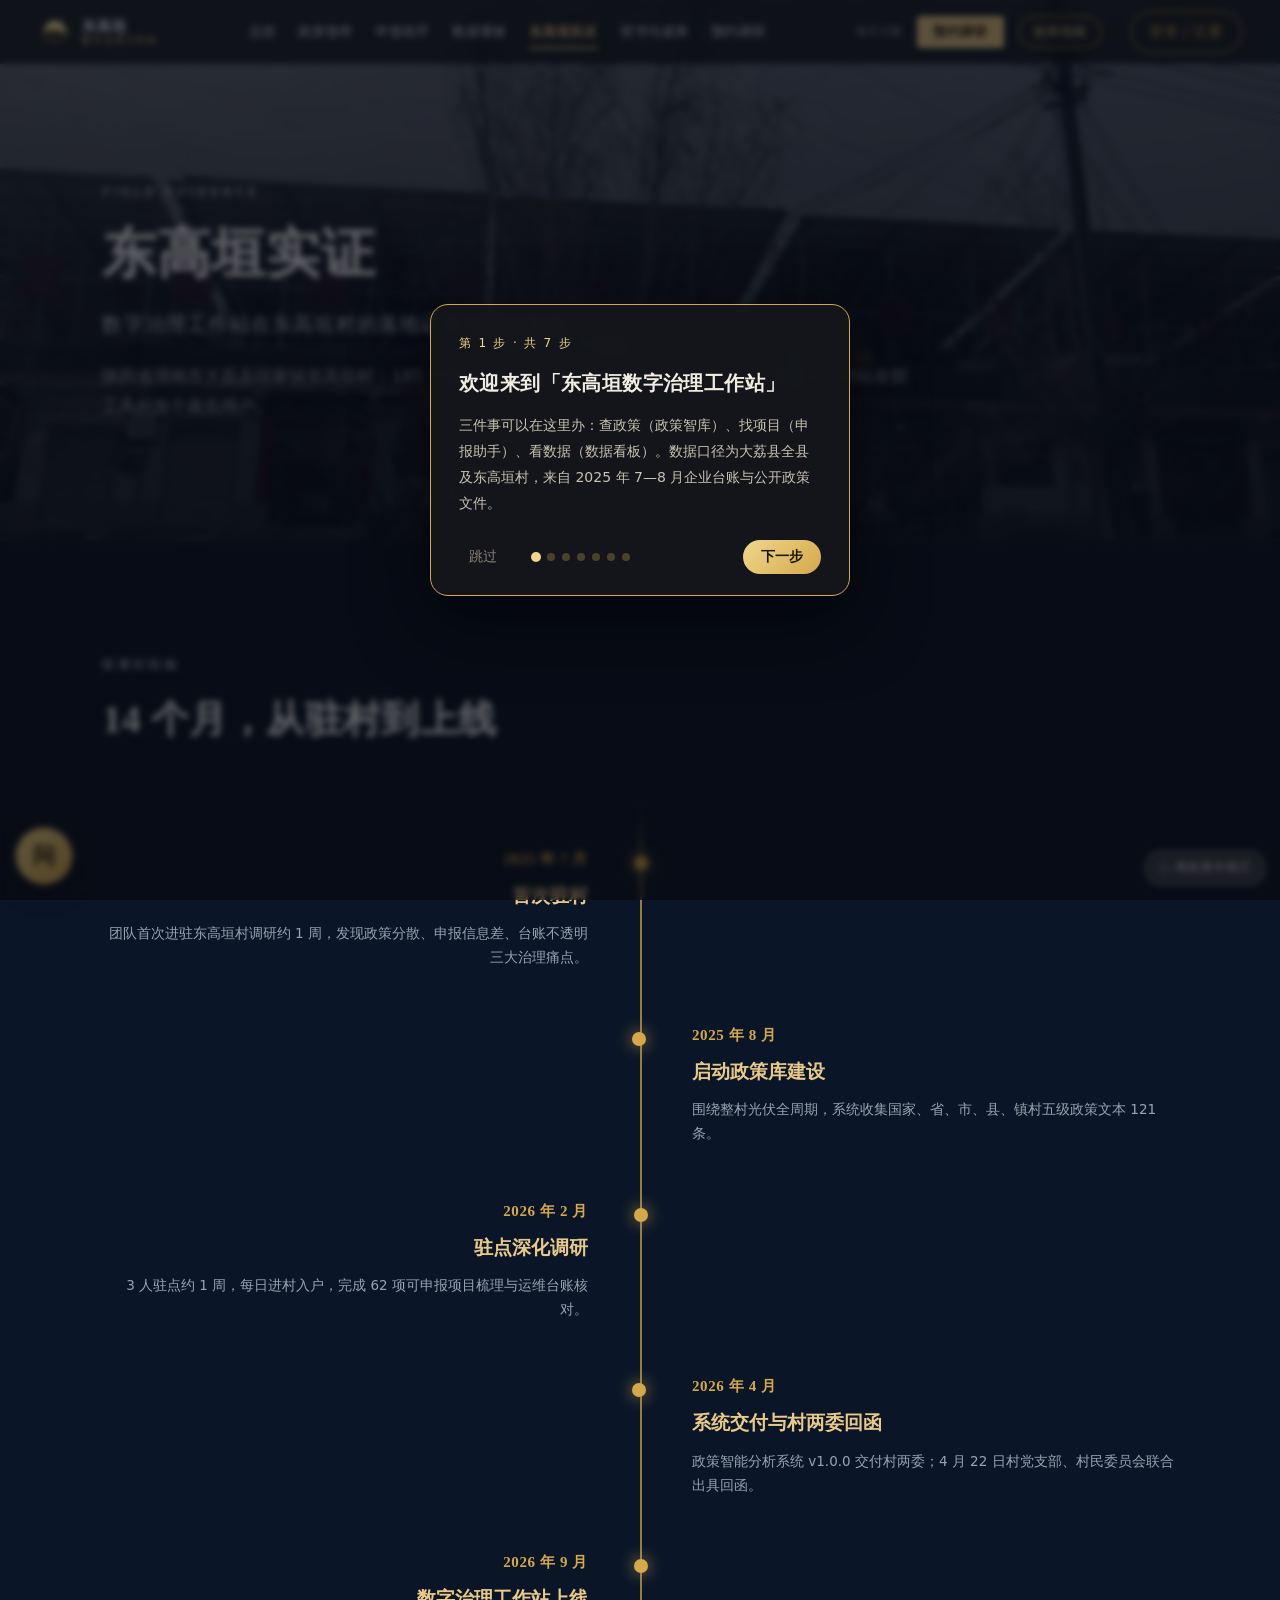
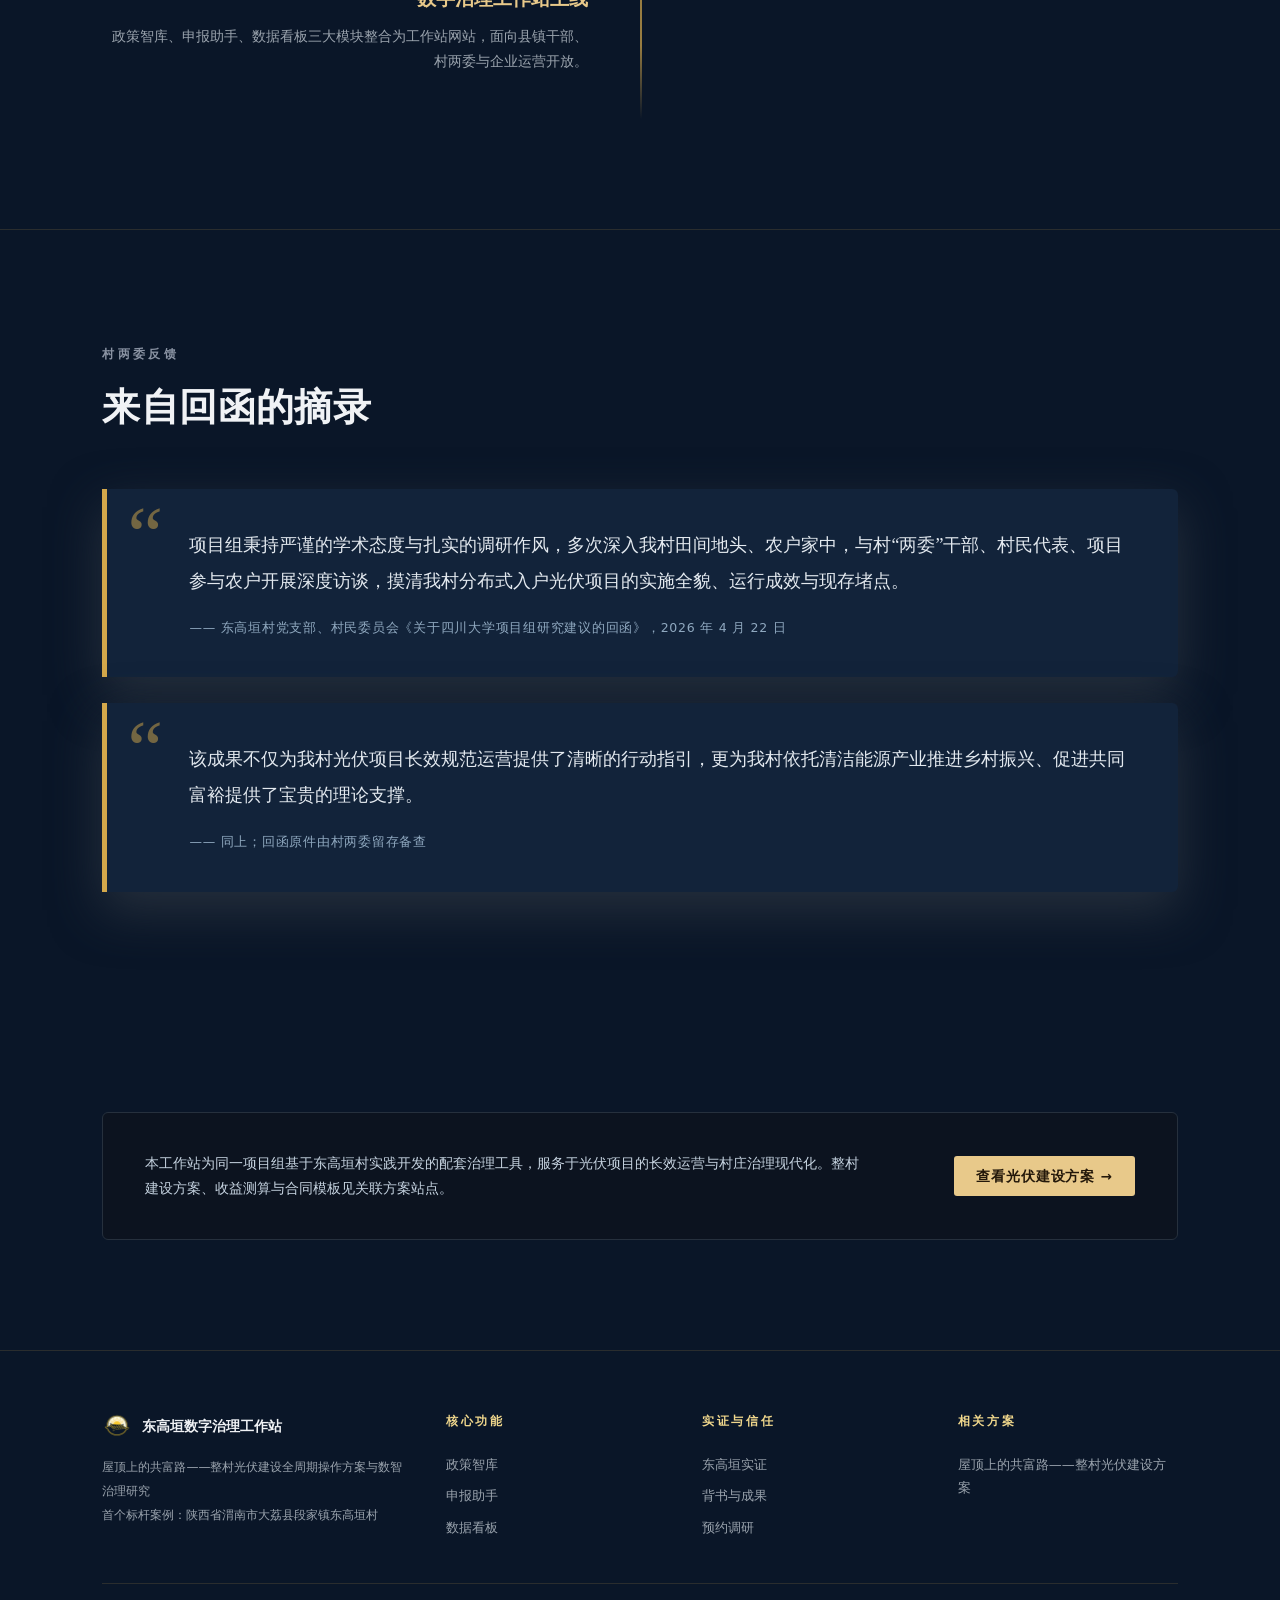
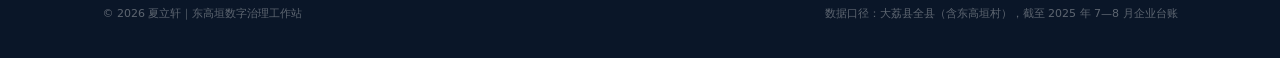
<file: cases.html>
<!DOCTYPE html>
<html lang="zh-CN">
<head>
<meta charset="UTF-8">
<meta name="viewport" content="width=device-width, initial-scale=1.0">
<title>东高垣实证 · 东高垣数字治理工作站</title>
<meta name="description" content="数字治理工作站在陕西省渭南市大荔县段家镇东高垣村的落地记录与成效验证。">
<link rel="icon" href="assets/img/logo.png">
<link rel="stylesheet" href="assets/css/main.css">
<style>
.case-hero{min-height:60vh;display:flex;align-items:center;position:relative;overflow:hidden;padding:130px 0 70px;
  background:linear-gradient(rgba(10,22,40,.6),rgba(10,22,40,.82)),url("assets/img/village-rooftop.jpg") center/cover no-repeat, var(--abyss)}
.page-sub{font-size:clamp(15px,1.6vw,20px);color:#B9C9D8;margin-top:18px;letter-spacing:.06em}

/* ================= 部署时间轴（垂直·左右交替） ================= */
.vtl{position:relative;padding:20px 0}
.vtl::before{content:"";position:absolute;left:50%;top:0;bottom:0;width:2px;background:linear-gradient(180deg,transparent,rgba(212,168,75,.7) 8%,rgba(212,168,75,.7) 92%,transparent)}
.vtl-item{position:relative;width:50%;padding:26px 52px 26px 0;text-align:right}
.vtl-item:nth-child(even){margin-left:50%;padding:26px 0 26px 52px;text-align:left}
.vtl-item::before{content:"";position:absolute;top:36px;right:-8px;width:14px;height:14px;border-radius:50%;background:var(--gold);box-shadow:0 0 16px rgba(212,168,75,.8);z-index:2}
.vtl-item:nth-child(even)::before{right:auto;left:-8px}
.vtl-item .d{font-family:var(--mono);font-size:15px;font-weight:700;color:var(--gold);letter-spacing:.04em}
.vtl-item h4{font-family:var(--serif);font-size:19px;color:var(--gold-soft);margin:6px 0 8px;font-weight:800}
.vtl-item p{font-size:13.5px;color:var(--sub)}
@media(max-width:720px){
  .vtl::before{left:10px}
  .vtl-item,.vtl-item:nth-child(even){width:100%;margin:0;padding:18px 0 18px 40px;text-align:left}
  .vtl-item::before,.vtl-item:nth-child(even)::before{left:3px;right:auto;top:28px}
}

/* ================= 使用数据三卡 ================= */
.use-card{padding:32px 28px}
.use-card .uv{font-family:var(--serif);font-size:19px;font-weight:800;color:var(--gold-warm);margin-bottom:10px}
.use-card p{font-size:13.5px;color:#9FB4C8}
.use-card .tag3{display:inline-block;margin-top:16px;font-size:11.5px;letter-spacing:.1em;color:var(--gold);border:1px solid rgba(212,168,75,.5);border-radius:99px;padding:4px 14px}

/* ================= 回函引用块 ================= */
.quote{background:var(--jade);border-left:5px solid var(--gold);border-radius:0 var(--r-lg) var(--r-lg) 0;padding:38px 42px;position:relative;color:#E3E9EF;box-shadow:0 18px 50px var(--panel-bd)}
.quote::before{content:"“";position:absolute;top:6px;left:20px;font-family:var(--serif);font-size:80px;color:var(--gold);opacity:.5;line-height:1}
.quote p{font-family:var(--serif);font-size:clamp(15px,1.5vw,18px);line-height:2;padding-left:40px}
.quote .qs{margin-top:18px;padding-left:40px;font-size:12.5px;color:#8FA8BF;letter-spacing:.06em}

/* ================= 关联卡 ================= */
.link-card{display:flex;justify-content:space-between;align-items:center;gap:30px;flex-wrap:wrap;padding:38px 42px}
.link-card p{font-size:14px;color:#C6D3E0;max-width:720px}
</style>
</head>
<body data-page="cases">

<!-- ================= 1. 页头（实景底图 + 深色遮罩） ================= -->
<section class="case-hero noise">
  <div class="container">
    <div class="kicker">FIELD EVIDENCE</div>
    <h1 class="display">东高垣实证</h1>
    <div class="page-sub">数字治理工作站在东高垣村的落地记录与成效验证</div>
    <p class="lead" style="margin-top:20px">陕西省渭南市大荔县段家镇东高垣村：185 户签约、5.963 MW 装机的整村光伏标杆村，也是本工作站全部工具的首个真实用户。</p>
  </div>
</section>

<!-- ================= 2. 部署时间轴 ================= -->
<section class="section paper">
  <div class="container">
    <div class="section-head rv">
      <div class="kicker">部署时间轴</div>
      <h2 class="h-sec">14 个月，从驻村到上线</h2>
    </div>
    <div class="vtl rv">
      <div class="vtl-item"><div class="d">2025 年 7 月</div><h4>首次驻村</h4><p>团队首次进驻东高垣村调研约 1 周，发现政策分散、申报信息差、台账不透明三大治理痛点。</p></div>
      <div class="vtl-item"><div class="d">2025 年 8 月</div><h4>启动政策库建设</h4><p>围绕整村光伏全周期，系统收集国家、省、市、县、镇村五级政策文本 121 条。</p></div>
      <div class="vtl-item"><div class="d">2026 年 2 月</div><h4>驻点深化调研</h4><p>3 人驻点约 1 周，每日进村入户，完成 62 项可申报项目梳理与运维台账核对。</p></div>
      <div class="vtl-item"><div class="d">2026 年 4 月</div><h4>系统交付与村两委回函</h4><p>政策智能分析系统 v1.0.0 交付村两委；4 月 22 日村党支部、村民委员会联合出具回函。</p></div>
      <div class="vtl-item"><div class="d">2026 年 9 月</div><h4>数字治理工作站上线</h4><p>政策智库、申报助手、数据看板三大模块整合为工作站网站，面向县镇干部、村两委与企业运营开放。</p></div>
    </div>
  </div>
</section>



<!-- ================= 4. 村两委反馈摘录 ================= -->
<section class="section paper">
  <div class="container">
    <div class="section-head rv">
      <div class="kicker">村两委反馈</div>
      <h2 class="h-sec">来自回函的摘录</h2>
    </div>
    <div class="quote rv">
      <p>项目组秉持严谨的学术态度与扎实的调研作风，多次深入我村田间地头、农户家中，与村“两委”干部、村民代表、项目参与农户开展深度访谈，摸清我村分布式入户光伏项目的实施全貌、运行成效与现存堵点。</p>
      <div class="qs">—— 东高垣村党支部、村民委员会《关于四川大学项目组研究建议的回函》，2026 年 4 月 22 日</div>
    </div>
    <div class="quote rv" style="margin-top:26px">
      <p>该成果不仅为我村光伏项目长效规范运营提供了清晰的行动指引，更为我村依托清洁能源产业推进乡村振兴、促进共同富裕提供了宝贵的理论支撑。</p>
      <div class="qs">—— 同上；回函原件由村两委留存备查</div>
    </div>
  </div>
</section>

<!-- ================= 5. 与光伏方案关联 ================= -->
<section class="section dark noise scanlines">
  <div class="container">
    <div class="glass link-card rv">
      <p>本工作站为同一项目组基于东高垣村实践开发的配套治理工具，服务于光伏项目的长效运营与村庄治理现代化。整村建设方案、收益测算与合同模板见关联方案站点。</p>
      <a class="btn btn-gold" href="https://lx-marx.github.io/gongfulu/">查看光伏建设方案 →</a>
    </div>
  </div>
</section>

<script src="assets/js/main.js"></script>
</body>
</html>
</file>
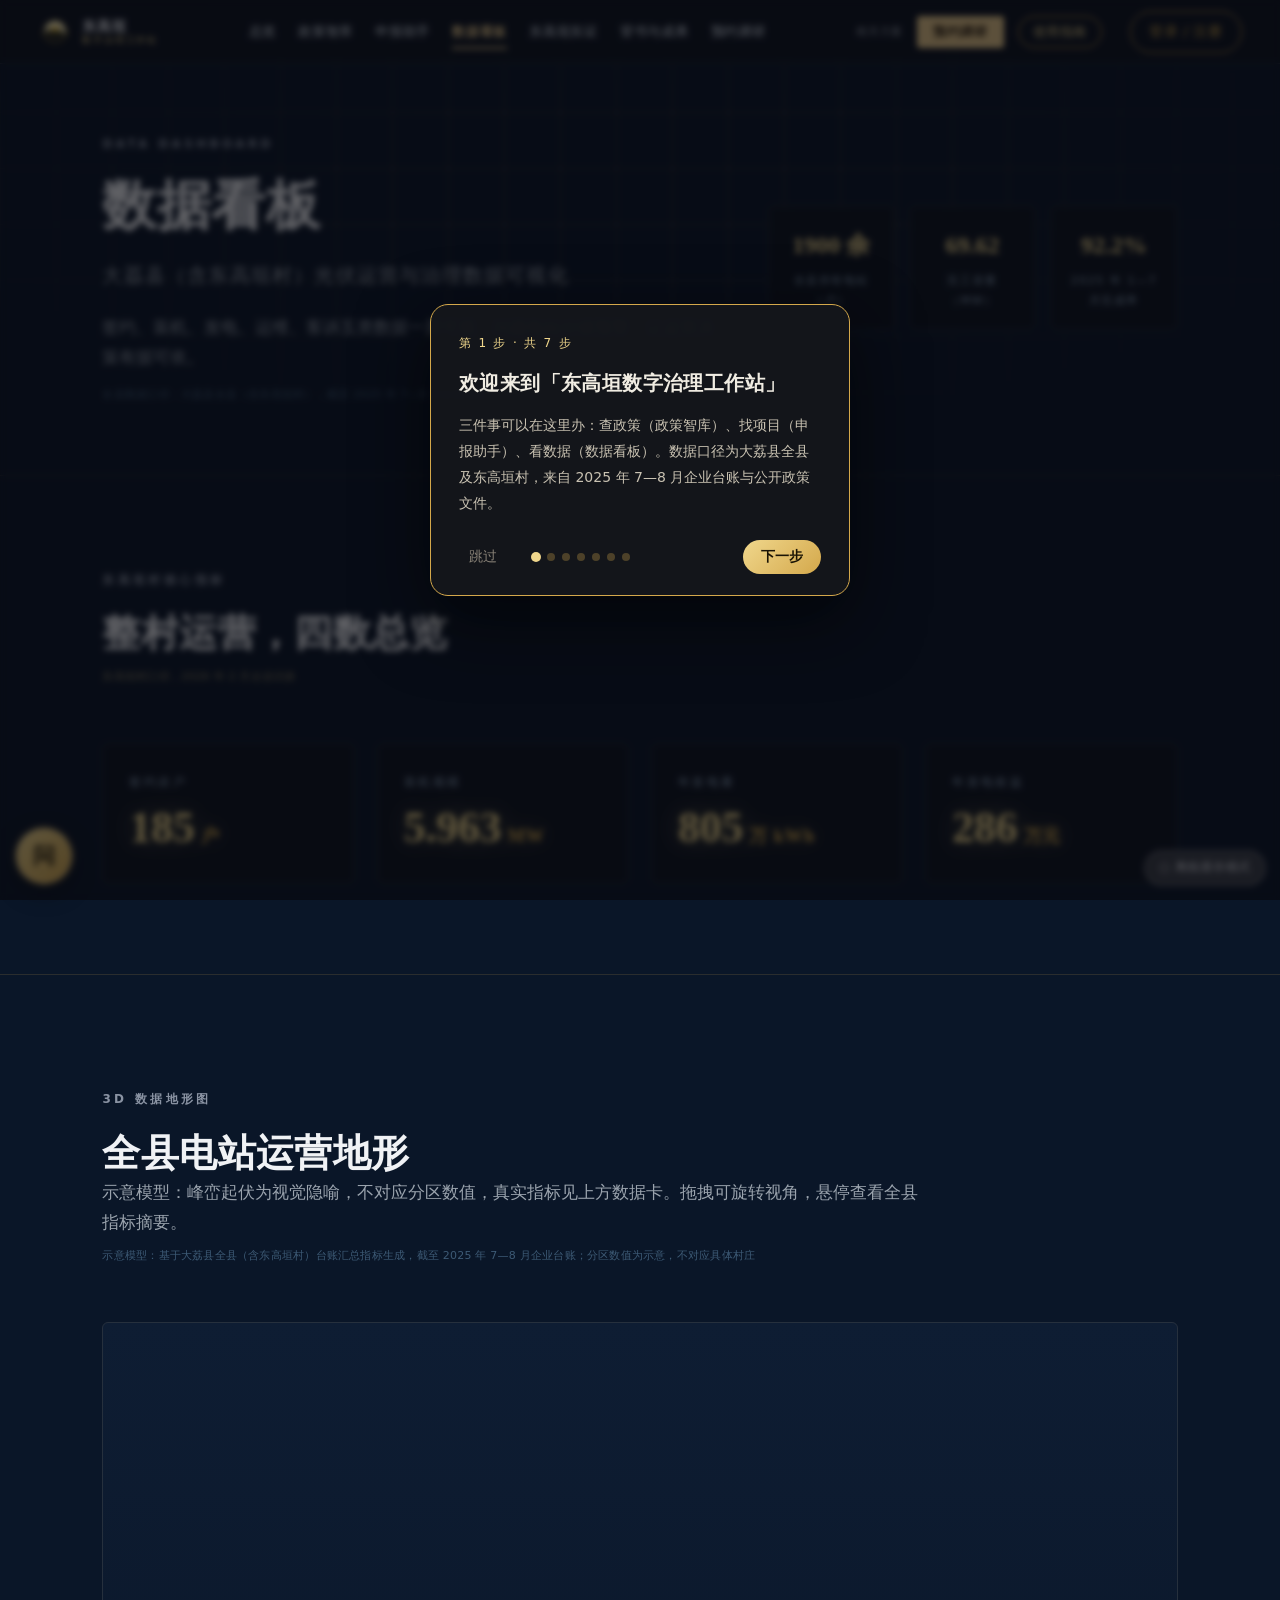
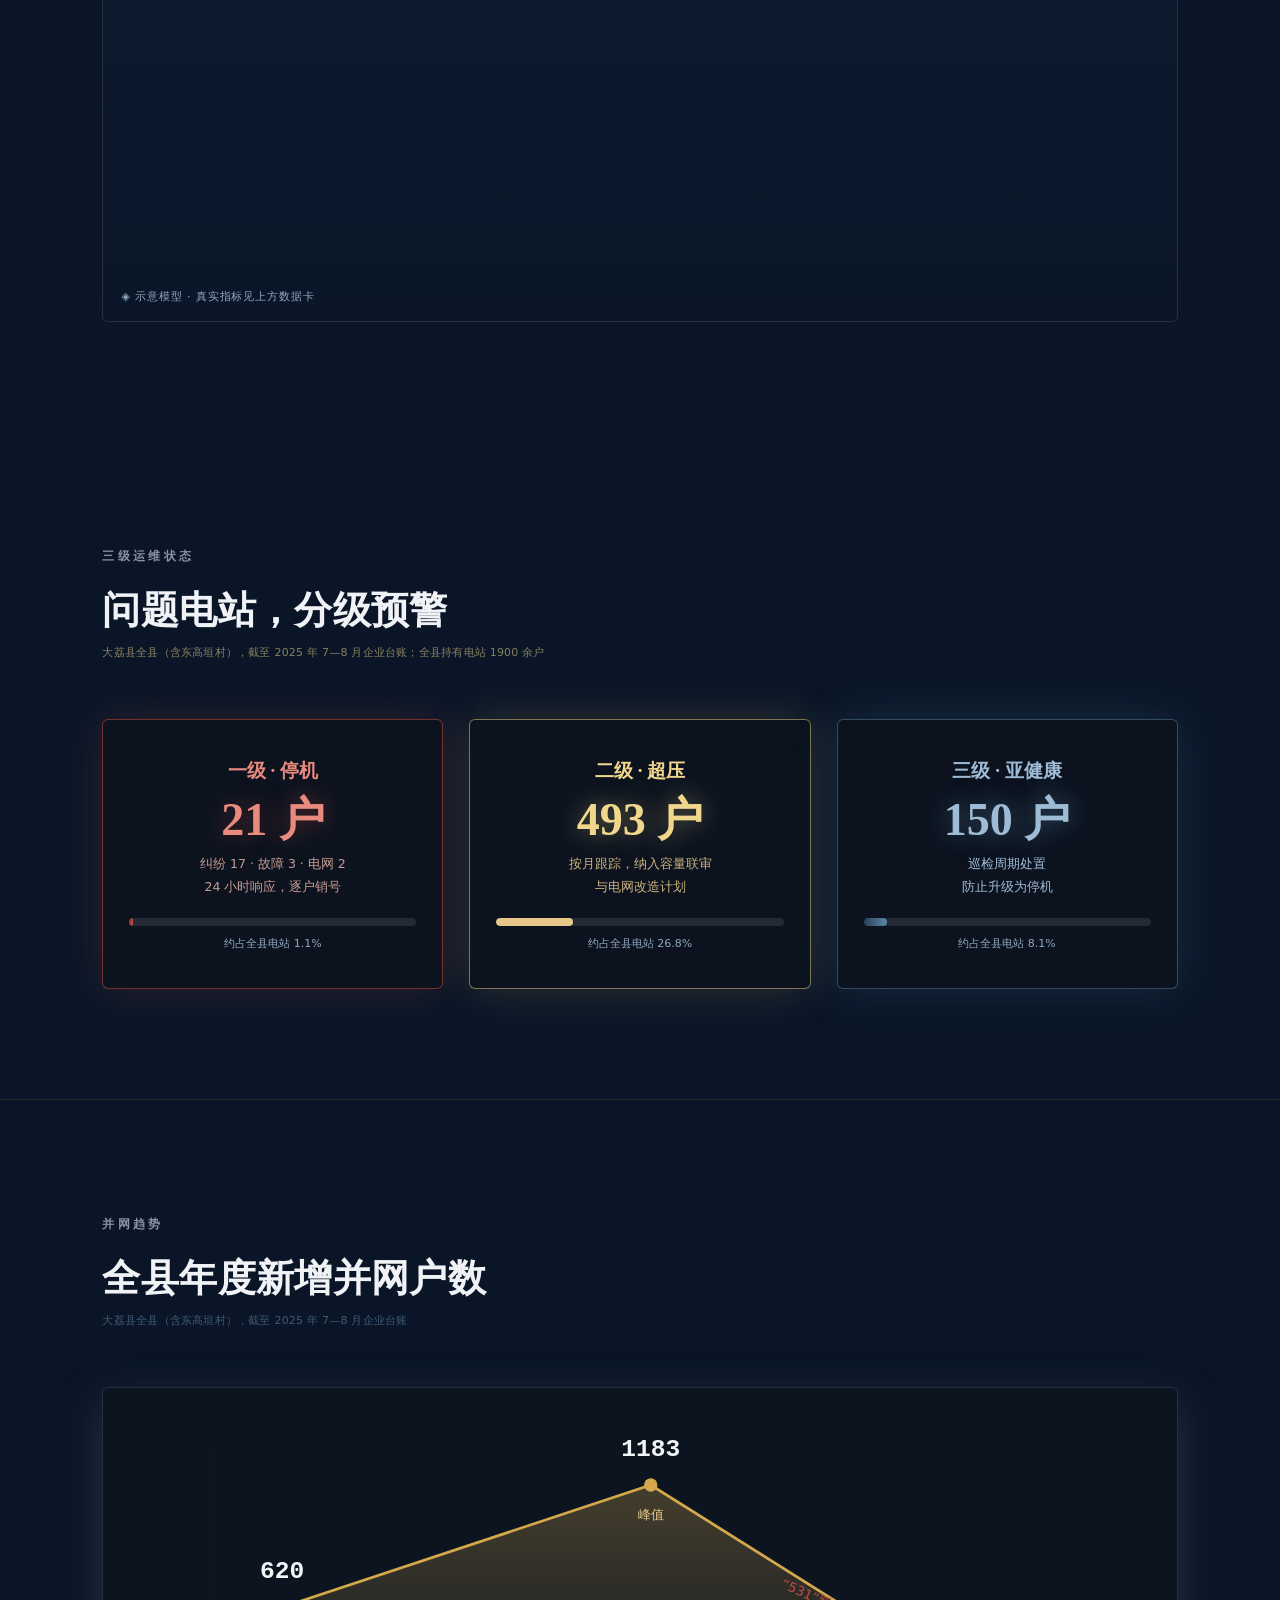
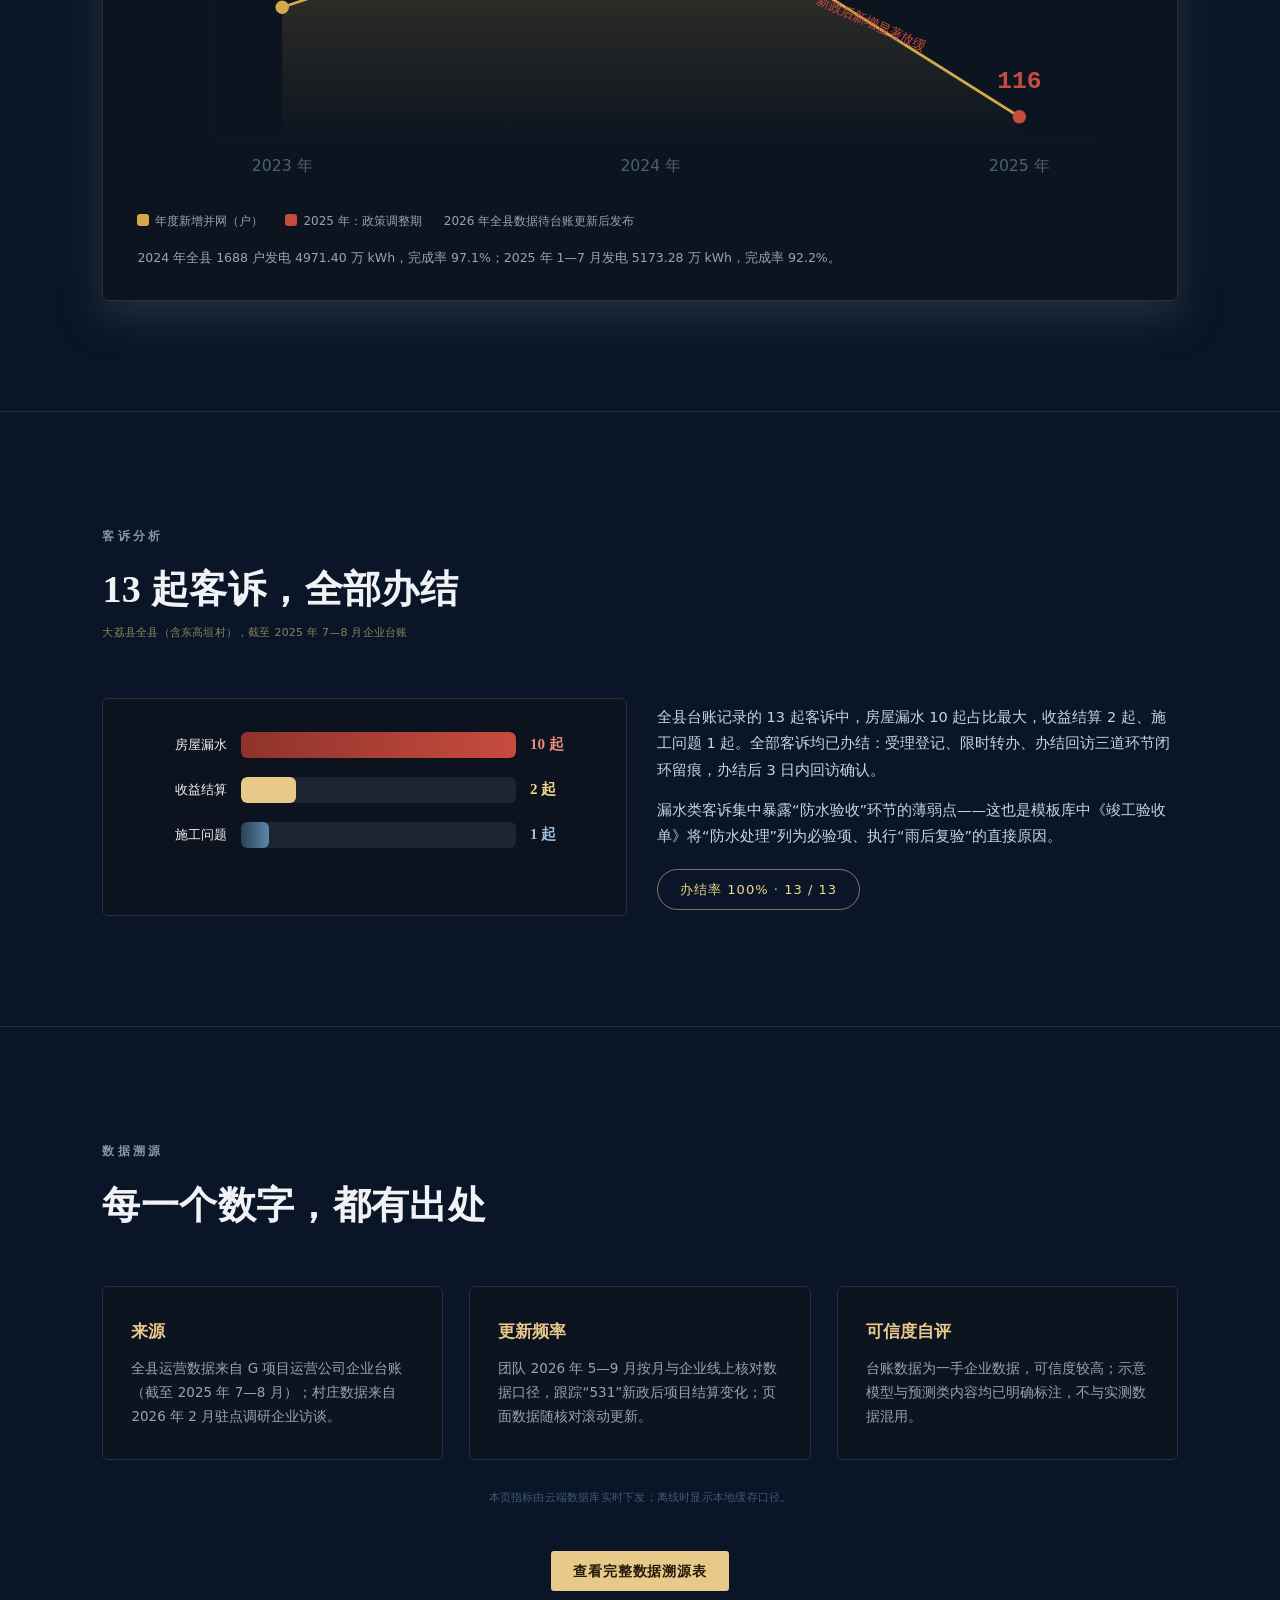
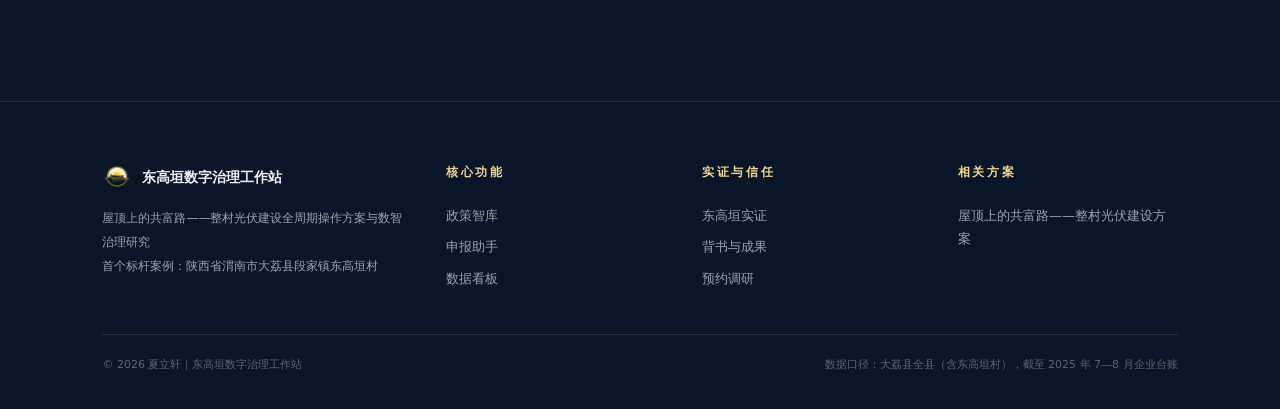
<file: dashboard.html>
<!DOCTYPE html>
<html lang="zh-CN">
<head>
<meta charset="UTF-8">
<meta name="viewport" content="width=device-width, initial-scale=1.0">
<title>数据看板 · 东高垣数字治理工作站</title>
<meta name="description" content="大荔县（含东高垣村）光伏运营与治理数据可视化：核心指标、3D 数据地形、三级运维状态、发电量趋势、客诉分析。">
<link rel="icon" href="assets/img/logo.png">
<link rel="stylesheet" href="assets/css/main.css">
<style>
/* 页头样式已上收 assets/css/main.css（.page-hero/.grid-bg/.hero-cols/.page-sub） */
.mini-kpis{display:flex;gap:14px}
.mini-kpi{flex:1;padding:18px 16px;text-align:center}
.mini-kpi .v{font-family:var(--mono);font-size:24px;font-weight:700;color:var(--gold-warm)}
.mini-kpi .l{font-size:11px;letter-spacing:.14em;color:#8FA8BF;margin-top:4px}

/* ================= KPI 玻璃卡 ================= */
.kpi-card{padding:28px 26px}
.kpi-card .kl{font-size:12px;letter-spacing:.2em;color:#8FA8BF}
.kpi-card .kv{font-family:var(--mono);font-size:clamp(34px,3.4vw,52px);font-weight:700;color:var(--gold-warm);text-shadow:0 0 26px rgba(240,215,140,.4);line-height:1.2;margin:8px 0 2px}
.kpi-card .kv i{font-style:normal;font-size:.42em;color:var(--gold);margin-left:6px;letter-spacing:.05em}

/* ================= 3D 地形 ================= */
.terrain-wrap{position:relative;height:600px;border-radius:var(--r-lg);overflow:hidden;background:linear-gradient(180deg,#0E1D33,var(--abyss));border:1px solid var(--panel-bd);cursor:grab}
.terrain-wrap:active{cursor:grabbing}
#terrain{width:100%;height:100%;display:block}
.terrain-card{position:absolute;pointer-events:none;padding:14px 18px;min-width:180px;display:none;z-index:5;
  background:var(--panel-bd);backdrop-filter:blur(24px);border:1px solid rgba(240,215,140,.4);border-radius:12px;color:var(--moon)}
.terrain-card .tv{font-family:var(--mono);color:var(--gold-warm);font-size:16px;font-weight:700}
.terrain-card .tl2{font-size:11.5px;color:#9FB4C8;line-height:1.7}
.terrain-legend{position:absolute;left:18px;bottom:14px;font-size:11px;color:#8FA8BF;letter-spacing:.08em;z-index:4}

/* ================= 三级运维 ================= */
.ops-card{text-align:center;padding:34px 26px}
.ops-card .on2{font-family:var(--serif);font-size:19px;font-weight:800;margin-bottom:6px}
.ops-card .ov{font-family:var(--mono);font-size:clamp(36px,3.6vw,54px);font-weight:700;line-height:1.15}
.ops-card .od{font-size:12.5px;margin-top:6px}
.ops-card .bar{height:8px;border-radius:4px;background:rgba(240,242,245,.1);margin-top:20px;overflow:hidden}
.ops-card .bar i{display:block;height:100%;border-radius:4px}
.ops-red{border-color:rgba(200,75,63,.55);box-shadow:0 0 44px rgba(200,75,63,.18)}
.ops-red .on2{color:#E88A7E}.ops-red .ov{color:#E88A7E;text-shadow:0 0 24px rgba(200,75,63,.5)}
.ops-red .bar i{background:linear-gradient(90deg,#8E332B,var(--cinnabar))}
.ops-gold{border-color:rgba(240,215,140,.5);box-shadow:0 0 44px rgba(212,168,75,.18)}
.ops-gold .on2{color:var(--gold-warm)}.ops-gold .ov{color:var(--gold-warm);text-shadow:0 0 24px rgba(240,215,140,.45)}
.ops-gold .bar i{background:var(--gold-grad)}
.ops-cyan{border-color:rgba(61,90,117,.8);box-shadow:0 0 44px rgba(61,90,117,.3)}
.ops-cyan .on2{color:#9FBCD6}.ops-cyan .ov{color:#9FBCD6;text-shadow:0 0 24px rgba(97,138,172,.6)}
.ops-cyan .bar i{background:linear-gradient(90deg,#2A4157,#5E87AC)}

/* ================= 趋势 / 客诉 ================= */
.chart-box{background:var(--panel-bg);border:1px solid var(--panel-bd);border-radius:var(--r-lg);padding:30px 34px;box-shadow:0 14px 40px var(--panel-bd)}
.chart-box svg{width:100%;height:auto;display:block}
.legend{display:flex;gap:22px;font-size:12px;color:var(--sub);margin-top:14px;flex-wrap:wrap}
.legend i{display:inline-block;width:12px;height:12px;border-radius:3px;margin-right:6px;vertical-align:-1px}
.complaint-row{display:flex;align-items:center;gap:14px;margin-bottom:18px}
.complaint-row .cn{width:92px;font-size:13px;color:var(--moon);text-align:right;flex-shrink:0}
.complaint-row .cb{flex:1;height:26px;background:rgba(240,242,245,.08);border-radius:6px;overflow:hidden}
.complaint-row .cb i{display:block;height:100%;border-radius:6px}
.complaint-row .cv{font-family:var(--mono);font-size:15px;font-weight:700;width:64px;flex-shrink:0}
</style>
</head>
<body data-page="dashboard">

<!-- ================= 1. 页头 ================= -->
<section class="page-hero noise scanlines">
  <div class="grid-bg"></div>
  <div class="container hero-cols">
    <div>
      <div class="kicker">DATA DASHBOARD</div>
      <h1 class="display">数据看板</h1>
      <div class="page-sub">大荔县（含东高垣村）光伏运营与治理数据可视化</div>
      <p class="lead" style="margin-top:20px">签约、装机、发电、运维、客诉五类数据一屏可视，问题电站分级预警，让运营决策有据可依。</p>
      <p class="src">全县数据口径：大荔县全县（含东高垣村），截至 2025 年 7—8 月企业台账</p>
    </div>
    <div class="mini-kpis rv" id="countyKpis"></div>
  </div>
</section>

<!-- ================= 2. 核心指标 ================= -->
<section class="section dark noise" style="padding:90px 0">
  <div class="container">
    <div class="section-head rv">
      <div class="kicker">东高垣村核心指标</div>
      <h2 class="h-sec">整村运营，四数总览</h2>
      <p class="src" style="margin-top:8px">东高垣村口径，2026 年 2 月企业访谈</p>
    </div>
    <div class="grid-4" id="villageKpis"></div>
  </div>
</section>

<!-- ================= 3. 3D 数据地形图 ================= -->
<section class="section paper">
  <div class="container">
    <div class="section-head rv">
      <div class="kicker">3D 数据地形图</div>
      <h2 class="h-sec">全县电站运营地形</h2>
      <p class="lead">示意模型：峰峦起伏为视觉隐喻，不对应分区数值，真实指标见上方数据卡。拖拽可旋转视角，悬停查看全县指标摘要。</p>
      <p class="src" style="margin-top:8px">示意模型：基于大荔县全县（含东高垣村）台账汇总指标生成，截至 2025 年 7—8 月企业台账；分区数值为示意，不对应具体村庄</p>
    </div>
    <div class="terrain-wrap rv" id="terrainWrap">
      <canvas id="terrain"></canvas>
      <div class="terrain-card" id="terrainCard"></div>
      <div class="terrain-legend">◈ 示意模型 · 真实指标见上方数据卡</div>
    </div>
  </div>
</section>

<!-- ================= 4. 三级运维 ================= -->
<section class="section dark noise">
  <div class="container">
    <div class="section-head rv">
      <div class="kicker">三级运维状态</div>
      <h2 class="h-sec">问题电站，分级预警</h2>
      <p class="src" style="margin-top:8px">大荔县全县（含东高垣村），截至 2025 年 7—8 月企业台账；全县持有电站 1900 余户</p>
    </div>
    <div class="grid-3" id="opsCards"></div>
  </div>
</section>

<!-- ================= 5. 发电量趋势 ================= -->
<section class="section paper">
  <div class="container">
    <div class="section-head rv">
      <div class="kicker">并网趋势</div>
      <h2 class="h-sec">全县年度新增并网户数</h2>
      <p class="src" style="margin-top:8px">大荔县全县（含东高垣村），截至 2025 年 7—8 月企业台账</p>
    </div>
    <div class="chart-box rv">
      <svg viewBox="0 0 900 340" id="trendSvg"></svg>
      <div class="legend">
        <span><i style="background:#D4A84B"></i>年度新增并网（户）</span>
        <span><i style="background:#C84B3F"></i>2025 年：政策调整期</span>
        <span>2026 年全县数据待台账更新后发布</span>
      </div>
      <p style="font-size:12.5px;color:var(--sub);margin-top:14px">2024 年全县 1688 户发电 4971.40 万 kWh，完成率 97.1%；2025 年 1—7 月发电 5173.28 万 kWh，完成率 92.2%。</p>
    </div>
  </div>
</section>

<!-- ================= 6. 客诉分析 ================= -->
<section class="section jade noise">
  <div class="container">
    <div class="section-head rv">
      <div class="kicker">客诉分析</div>
      <h2 class="h-sec">13 起客诉，全部办结</h2>
      <p class="src" style="margin-top:8px">大荔县全县（含东高垣村），截至 2025 年 7—8 月企业台账</p>
    </div>
    <div class="grid-2">
      <div class="glass rv" style="padding:32px" id="complaintBars"></div>
      <div class="rv" style="padding:6px 4px">
        <p style="font-size:14.5px;color:#C6D3E0">全县台账记录的 13 起客诉中，房屋漏水 10 起占比最大，收益结算 2 起、施工问题 1 起。全部客诉均已办结：受理登记、限时转办、办结回访三道环节闭环留痕，办结后 3 日内回访确认。</p>
        <p style="font-size:14.5px;color:#C6D3E0;margin-top:14px">漏水类客诉集中暴露“防水验收”环节的薄弱点——这也是模板库中《竣工验收单》将“防水处理”列为必验项、执行“雨后复验”的直接原因。</p>
        <div style="margin-top:20px;display:inline-block;border:1px solid rgba(240,215,140,.5);border-radius:99px;padding:8px 22px;font-size:13px;color:var(--gold-warm);letter-spacing:.08em">办结率 100% · 13 / 13</div>
      </div>
    </div>
  </div>
</section>

<!-- ================= 7. 数据溯源说明 ================= -->
<section class="section paper">
  <div class="container">
    <div class="section-head rv">
      <div class="kicker">数据溯源</div>
      <h2 class="h-sec">每一个数字，都有出处</h2>
    </div>
    <div class="grid-3">
      <div class="card rv"><h4 style="font-family:var(--serif);color:var(--gold-soft);font-size:17px;margin-bottom:8px">来源</h4><p style="font-size:13.5px;color:var(--sub)">全县运营数据来自 G 项目运营公司企业台账（截至 2025 年 7—8 月）；村庄数据来自 2026 年 2 月驻点调研企业访谈。</p></div>
      <div class="card rv"><h4 style="font-family:var(--serif);color:var(--gold-soft);font-size:17px;margin-bottom:8px">更新频率</h4><p style="font-size:13.5px;color:var(--sub)">团队 2026 年 5—9 月按月与企业线上核对数据口径，跟踪“531”新政后项目结算变化；页面数据随核对滚动更新。</p></div>
      <div class="card rv"><h4 style="font-family:var(--serif);color:var(--gold-soft);font-size:17px;margin-bottom:8px">可信度自评</h4><p style="font-size:13.5px;color:var(--sub)">台账数据为一手企业数据，可信度较高；示意模型与预测类内容均已明确标注，不与实测数据混用。</p></div>
    </div>
    <p class="src rv" style="text-align:center;margin-top:28px">本页指标由云端数据库实时下发；离线时显示本地缓存口径。</p>
    <div class="rv" style="text-align:center;margin-top:44px">
      <a class="btn btn-gold" href="trust.html">查看完整数据溯源表</a>
    </div>
  </div>
</section>

<script src="assets/js/data.js"></script>
<script src="assets/js/config.js"></script>
<script src="assets/js/api.js"></script>
<script src="assets/js/main.js"></script>
<script>
/* ================= 看板指标渲染：云端数据库优先，失败回退本地缓存（WS_DATA.dashboardFallback） ================= */
const Dashboard = {
  FALLBACK: window.WS_DATA.dashboardFallback,
  esc: window.mgEsc,
  ioCount: null,

  /* 数字滚动复用 main.js 的 window.countUp（同一套 1.8s ease-out-expo），
     这里只补一个观察器，给云端数据到达后动态渲染的卡片手动触发 */
  animate: function (scope) {
    scope.querySelectorAll("[data-count]").forEach(function (el) { Dashboard.ioCount.observe(el); });
  },

  byGrp: function (rows, grp) {
    return rows.filter(function (r) { return r.grp === grp; }).sort(function (a, b) { return (a.sort || 0) - (b.sort || 0); });
  },

  /* 装饰性资源（运维卡说明／客诉配色）：与指标数据无关，按位次循环使用 */
  OPS_STYLE: [
    { cls: "ops-red", color: "#C89A92", desc: "纠纷 17 · 故障 3 · 电网 2<br>24 小时响应，逐户销号" },
    { cls: "ops-gold", color: "#CBB37E", desc: "按月跟踪，纳入容量联审<br>与电网改造计划" },
    { cls: "ops-cyan", color: "#9FBCD6", desc: "巡检周期处置<br>防止升级为停机" }
  ],
  CMP_STYLE: [
    { bar: "linear-gradient(90deg,#8E332B,#C84B3F)", color: "#E88A7E" },
    { bar: "var(--gold-grad)", color: "var(--gold-warm)" },
    { bar: "linear-gradient(90deg,#2A4157,#5E87AC)", color: "#9FBCD6" }
  ],

  renderAll: function (rows) {
    var esc = Dashboard.esc;
    /* 全县 KPI（页头迷你卡）：value_text 优先于 value_num 显示 */
    var county = Dashboard.byGrp(rows, "county_kpi");
    window.__dashCounty = county; /* 供 3D 地形悬停卡读取全县真实指标 */
    document.getElementById("countyKpis").innerHTML = county.map(function (r) {
      var v = r.value_text ? r.value_text : r.value_num + (r.unit === "%" ? "%" : "");
      var suffix = r.unit && r.unit !== "%" ? "（" + r.unit + "）" : "";
      return '<div class="glass mini-kpi"><div class="v">' + esc(v) + '</div><div class="l">' + esc(r.label) + esc(suffix) + "</div></div>";
    }).join("");

    var village = Dashboard.byGrp(rows, "village_kpi");
    var vk = document.getElementById("villageKpis");
    vk.innerHTML = village.map(function (r, i) {
      var num = r.value_text ? parseFloat(r.value_text) : r.value_num;
      return '<div class="glass kpi-card rv on"><div class="kl">' + esc(r.label) + '</div>' +
        '<div class="kv"><span data-count="' + esc(num) + '">0</span><i>' + esc(r.unit || "") + "</i></div></div>";
    }).join("");
    Dashboard.animate(vk);

    /* 三级运维：占比条与占比文案（离线缓存含既有口径 pct；云端数据按全县总数实算） */
    var countyTotal = county.length && county[0].value_num ? county[0].value_num : 0;
    var ops = Dashboard.byGrp(rows, "ops_level");
    var oc = document.getElementById("opsCards");
    oc.innerHTML = ops.map(function (r, i) {
      var st = Dashboard.OPS_STYLE[i % Dashboard.OPS_STYLE.length];
      var pct = r.pct != null ? String(r.pct) : (countyTotal ? (r.value_num / countyTotal * 100).toFixed(1) : "");
      return '<div class="card ops-card ' + st.cls + ' rv on">' +
        '<div class="on2">' + esc(r.label) + '</div>' +
        '<div class="ov"><span data-count="' + esc(r.value_num) + '">0</span> ' + esc(r.unit || "") + '</div>' +
        '<div class="od" style="color:' + st.color + '">' + st.desc + '</div>' +
        '<div class="bar"><i style="width:' + (pct || 0) + '%"></i></div>' +
        (pct ? '<div style="font-size:11px;color:#8FA8BF;margin-top:8px">约占全县电站 ' + esc(pct) + "%</div>" : "") +
        "</div>";
    }).join("");
    Dashboard.animate(oc);

    var trend = Dashboard.byGrp(rows, "trend");
    var svg = document.getElementById("trendSvg");
    if (trend.length) {
      var maxV = Math.max.apply(null, trend.map(function (r) { return r.value_num; }));
      var last = trend.length - 1;
      var pts = trend.map(function (r, i) {
        return { x: 130 + (last ? i * (660 / last) : 0), y: 290 - (r.value_num / maxV) * 230, r: r };
      });
      var maxI = 0;
      pts.forEach(function (p, i) { if (p.r.value_num > pts[maxI].r.value_num) maxI = i; });
      var line = pts.map(function (p) { return p.x + "," + p.y; }).join(" ");
      svg.innerHTML =
        '<defs><linearGradient id="gfill" x1="0" y1="0" x2="0" y2="1">' +
        '<stop offset="0" stop-color="#D4A84B" stop-opacity=".28"/><stop offset="1" stop-color="#D4A84B" stop-opacity="0"/>' +
        "</linearGradient></defs>" +
        '<line x1="70" y1="290" x2="860" y2="290" stroke="#1B2A3A" stroke-opacity=".25"/>' +
        '<line x1="70" y1="290" x2="70" y2="30" stroke="#1B2A3A" stroke-opacity=".25"/>' +
        '<polygon points="' + line + " " + pts[last].x + ",290 " + pts[0].x + ',290" fill="url(#gfill)"/>' +
        '<polyline points="' + line + '" fill="none" stroke="#D4A84B" stroke-width="2.5"/>' +
        pts.map(function (p, i) {
          var c = i === last ? "#C84B3F" : "#D4A84B";
          return '<circle cx="' + p.x + '" cy="' + p.y + '" r="6" fill="' + c + '"/>' +
            '<text x="' + p.x + '" y="' + (p.y - 26) + '" text-anchor="middle" font-size="22" font-weight="700" fill="' + (i === last ? "#C84B3F" : "#F2F4F7") + '" font-family="monospace">' + esc(p.r.value_num) + "</text>" +
            '<text x="' + p.x + '" y="316" text-anchor="middle" font-size="14" fill="#4A6076">' + esc(p.r.label) + "</text>";
        }).join("") +
        '<text x="' + pts[maxI].x + '" y="' + (pts[maxI].y + 30) + '" text-anchor="middle" font-size="12" fill="#E8C98A">峰值</text>' +
        '<text x="640" y="180" text-anchor="middle" font-size="12" fill="#C84B3F" transform="rotate(24 640 180)">“531”新政后新增显著放缓</text>';
    }

    var cmps = Dashboard.byGrp(rows, "complaint");
    if (cmps.length) {
      var maxC = Math.max.apply(null, cmps.map(function (r) { return r.value_num; }));
      document.getElementById("complaintBars").innerHTML = cmps.map(function (r, i) {
        var st = Dashboard.CMP_STYLE[i % Dashboard.CMP_STYLE.length];
        var w = maxC ? Math.max(r.value_num / maxC * 100, 4) : 0;
        return '<div class="complaint-row"><span class="cn">' + esc(r.label) + '</span>' +
          '<span class="cb"><i style="width:' + w + "%;background:" + st.bar + '"></i></span>' +
          '<span class="cv" style="color:' + st.color + '">' + esc(r.value_num) + " " + esc(r.unit || "") + "</span></div>";
      }).join("");
    }
  },

  init: function () {
    Dashboard.ioCount = new IntersectionObserver(function (es) {
      es.forEach(function (en) { if (en.isIntersecting) { window.countUp(en.target); Dashboard.ioCount.unobserve(en.target); } });
    }, { threshold: 0.4 });
    /* 首屏先出本地缓存口径（不白屏），随后尝试云端实时下发 */
    Dashboard.renderAll(Dashboard.FALLBACK);
    if (window.MG) {
      MG.metrics().then(function (rows) { if (rows && rows.length) Dashboard.renderAll(rows); });
    }
  }
};
Dashboard.init();
</script>
<script>
/* ================= 动效 #4：3D 数据地形图（Canvas 2D 等距投影，可拖拽） ================= */
(function () {
  var cv = document.getElementById("terrain"), ctx = cv.getContext("2d");
  var wrap = document.getElementById("terrainWrap"), card = document.getElementById("terrainCard");
  var W, H, DPR = Math.min(devicePixelRatio || 1, 2);
  function resize() {
    W = wrap.clientWidth; H = wrap.clientHeight;
    cv.width = W * DPR; cv.height = H * DPR;
    ctx.setTransform(DPR, 0, 0, DPR, 0, 0);
  }
  resize(); addEventListener("resize", resize);

  var N = 22, CELL = 30;
  var heights = [];
  (function () {
    var seed = 42; /* 种子只是让地形每次长得一样，无业务含义 */
    function rnd() { seed = (seed * 48271) % 2147483647; return seed / 2147483647; }
    for (var i = 0; i < N; i++) { heights[i] = [];
      for (var j = 0; j < N; j++) {
        var h = Math.sin(i * 0.55) * Math.cos(j * 0.5) * 22 + Math.sin(i * 0.21 + j * 0.33) * 26 + rnd() * 14;
        h += Math.max(0, 60 - Math.hypot(i - 7, j - 8) * 9);   /* 主峰（装饰性） */
        h += Math.max(0, 42 - Math.hypot(i - 16, j - 15) * 8); /* 次峰（装饰性） */
        h = Math.max(h, 2);
        heights[i][j] = h;
      }
    }
  })();

  var rot = Math.PI / 4, tilt = 0.62, drag = false, lx = 0, t = 0;
  wrap.addEventListener("mousedown", function (e) { drag = true; lx = e.clientX; });
  addEventListener("mouseup", function () { drag = false; });
  addEventListener("mousemove", function (e) { if (drag) { rot += (e.clientX - lx) * 0.006; lx = e.clientX; } });
  wrap.addEventListener("touchmove", function (e) { if (e.touches.length) { rot += (e.touches[0].clientX - lx) * 0.006; lx = e.touches[0].clientX; } }, { passive: true });
  wrap.addEventListener("touchstart", function (e) { lx = e.touches[0].clientX; }, { passive: true });

  function proj(x, y, z) {
    var cx = x - N / 2, cy = y - N / 2;
    var rx = cx * Math.cos(rot) - cy * Math.sin(rot);
    var ry = cx * Math.sin(rot) + cy * Math.cos(rot);
    return [W / 2 + rx * CELL, H * 0.56 + ry * CELL * tilt - z * 1.6, ry];
  }
  var hoverCell = null;
  wrap.addEventListener("mousemove", function (e) {
    var r = wrap.getBoundingClientRect(), mx2 = e.clientX - r.left, my2 = e.clientY - r.top;
    var best = null, bd = 1e9;
    for (var i = 0; i < N; i += 2) for (var j = 0; j < N; j += 2) {
      var p = proj(i, j, heights[i][j]);
      var d = Math.hypot(p[0] - mx2, p[1] - my2);
      if (d < bd) { bd = d; best = [i, j, p]; }
    }
    if (best && bd < 70) {
      hoverCell = best;
      card.style.display = "block";
      card.style.left = Math.min(best[2][0] + 18, W - 200) + "px";
      card.style.top = Math.max(best[2][1] - 96, 8) + "px";
      /* 悬停卡只呈现真实口径：全县 KPI 摘要来自看板指标（云端或本地缓存），地形本身不产数据 */
      var esc2 = window.mgEsc;
      var sum = (window.__dashCounty || []).map(function (r) {
        return esc2(r.label) + " " + esc2(r.value_text ? r.value_text : r.value_num + (r.unit === "%" ? "%" : r.unit ? " " + r.unit : ""));
      }).join("<br>");
      card.innerHTML = '<div class="tv">分区 ' + String.fromCharCode(65 + Math.floor(best[0] / 4)) + "-" + (Math.floor(best[1] / 4) + 1) + '</div>' +
        '<div class="tl2">数据口径：大荔县全县企业台账，截至 2025 年 7—8 月<br>' + sum + '<br>艺术化地形仅作装饰，真实指标见上方数据卡</div>';
    } else { hoverCell = null; card.style.display = "none"; }
  });
  wrap.addEventListener("mouseleave", function () { hoverCell = null; card.style.display = "none"; });

  function color(h, hover) {
    var p = Math.min(h / 95, 1);
    if (hover) return "rgba(240,215,140,.95)";
    var r = Math.round(18 + p * (212 - 18)), g = Math.round(35 + p * (168 - 35)), b = Math.round(58 + p * (75 - 58));
    return "rgba(" + r + "," + g + "," + b + "," + (0.25 + p * 0.7) + ")";
  }
  var visible = false;
  new IntersectionObserver(function (es) { visible = es[0].isIntersecting; }, { threshold: 0.05 }).observe(cv);
  function draw() {
    if (visible) {
      t += 0.012;
      ctx.clearRect(0, 0, W, H);
      var quads = [];
      for (var i = 0; i < N - 1; i++) for (var j = 0; j < N - 1; j++) {
        var wob = Math.sin(t + i * 0.4 + j * 0.3) * 1.6;
        var h00 = heights[i][j] + wob, h10 = heights[i + 1][j] + wob, h11 = heights[i + 1][j + 1] + wob, h01 = heights[i][j + 1] + wob;
        var p1 = proj(i, j, h00), p2 = proj(i + 1, j, h10), p3 = proj(i + 1, j + 1, h11), p4 = proj(i, j + 1, h01);
        quads.push({ d: (p1[2] + p3[2]) / 2, p: [p1, p2, p3, p4], h: (h00 + h11) / 2, i: i, j: j });
      }
      quads.sort(function (a, b) { return a.d - b.d; });
      quads.forEach(function (q) {
        var hv = hoverCell && Math.abs(q.i - hoverCell[0]) <= 1 && Math.abs(q.j - hoverCell[1]) <= 1;
        ctx.beginPath();
        ctx.moveTo(q.p[0][0], q.p[0][1]);
        for (var k = 1; k < 4; k++) ctx.lineTo(q.p[k][0], q.p[k][1]);
        ctx.closePath();
        ctx.fillStyle = color(q.h, hv);
        ctx.fill();
        ctx.strokeStyle = hv ? "rgba(240,215,140,.9)" : "rgba(240,215,140,.14)";
        ctx.lineWidth = hv ? 1.4 : 0.7;
        if (hv) { ctx.shadowColor = "rgba(240,215,140,.8)"; ctx.shadowBlur = 14; }
        ctx.stroke();
        ctx.shadowBlur = 0;
      });
    }
    requestAnimationFrame(draw);
  }
  draw();
})();
</script>
</body>
</html>
</file>
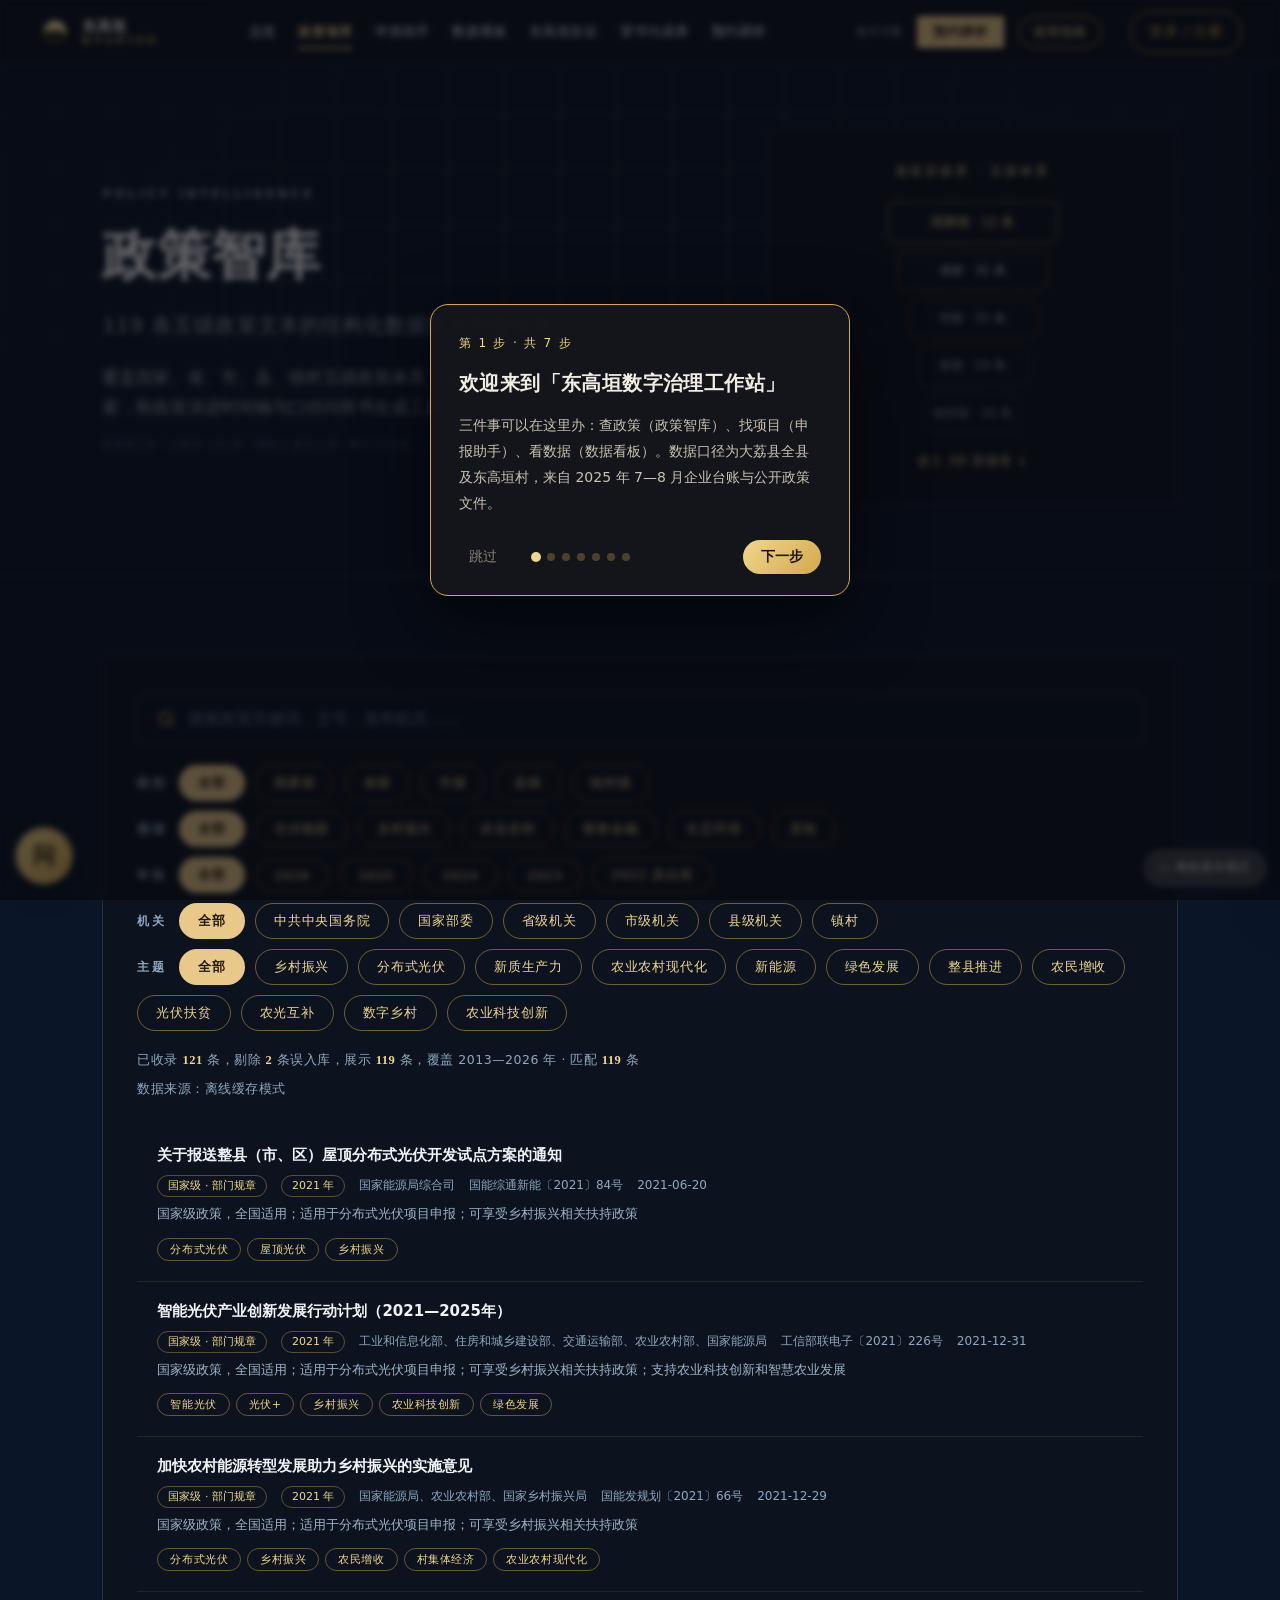
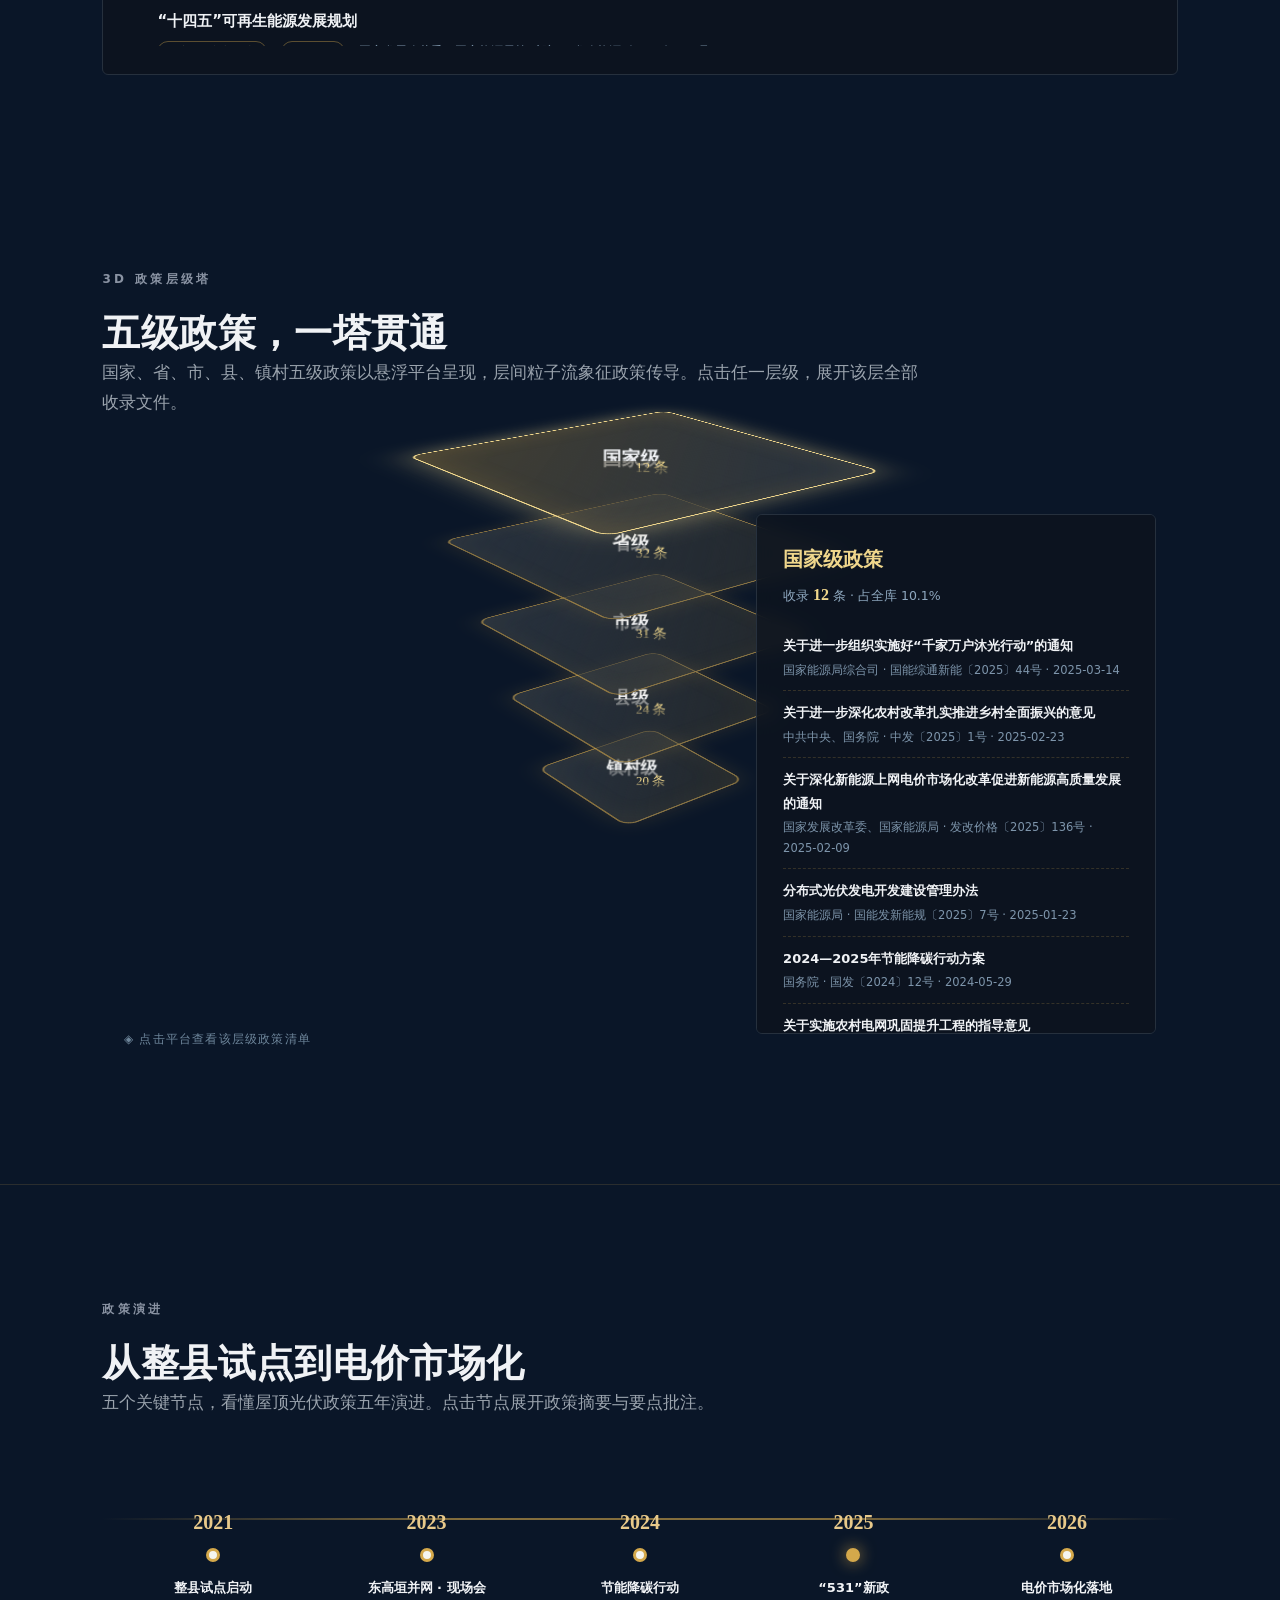
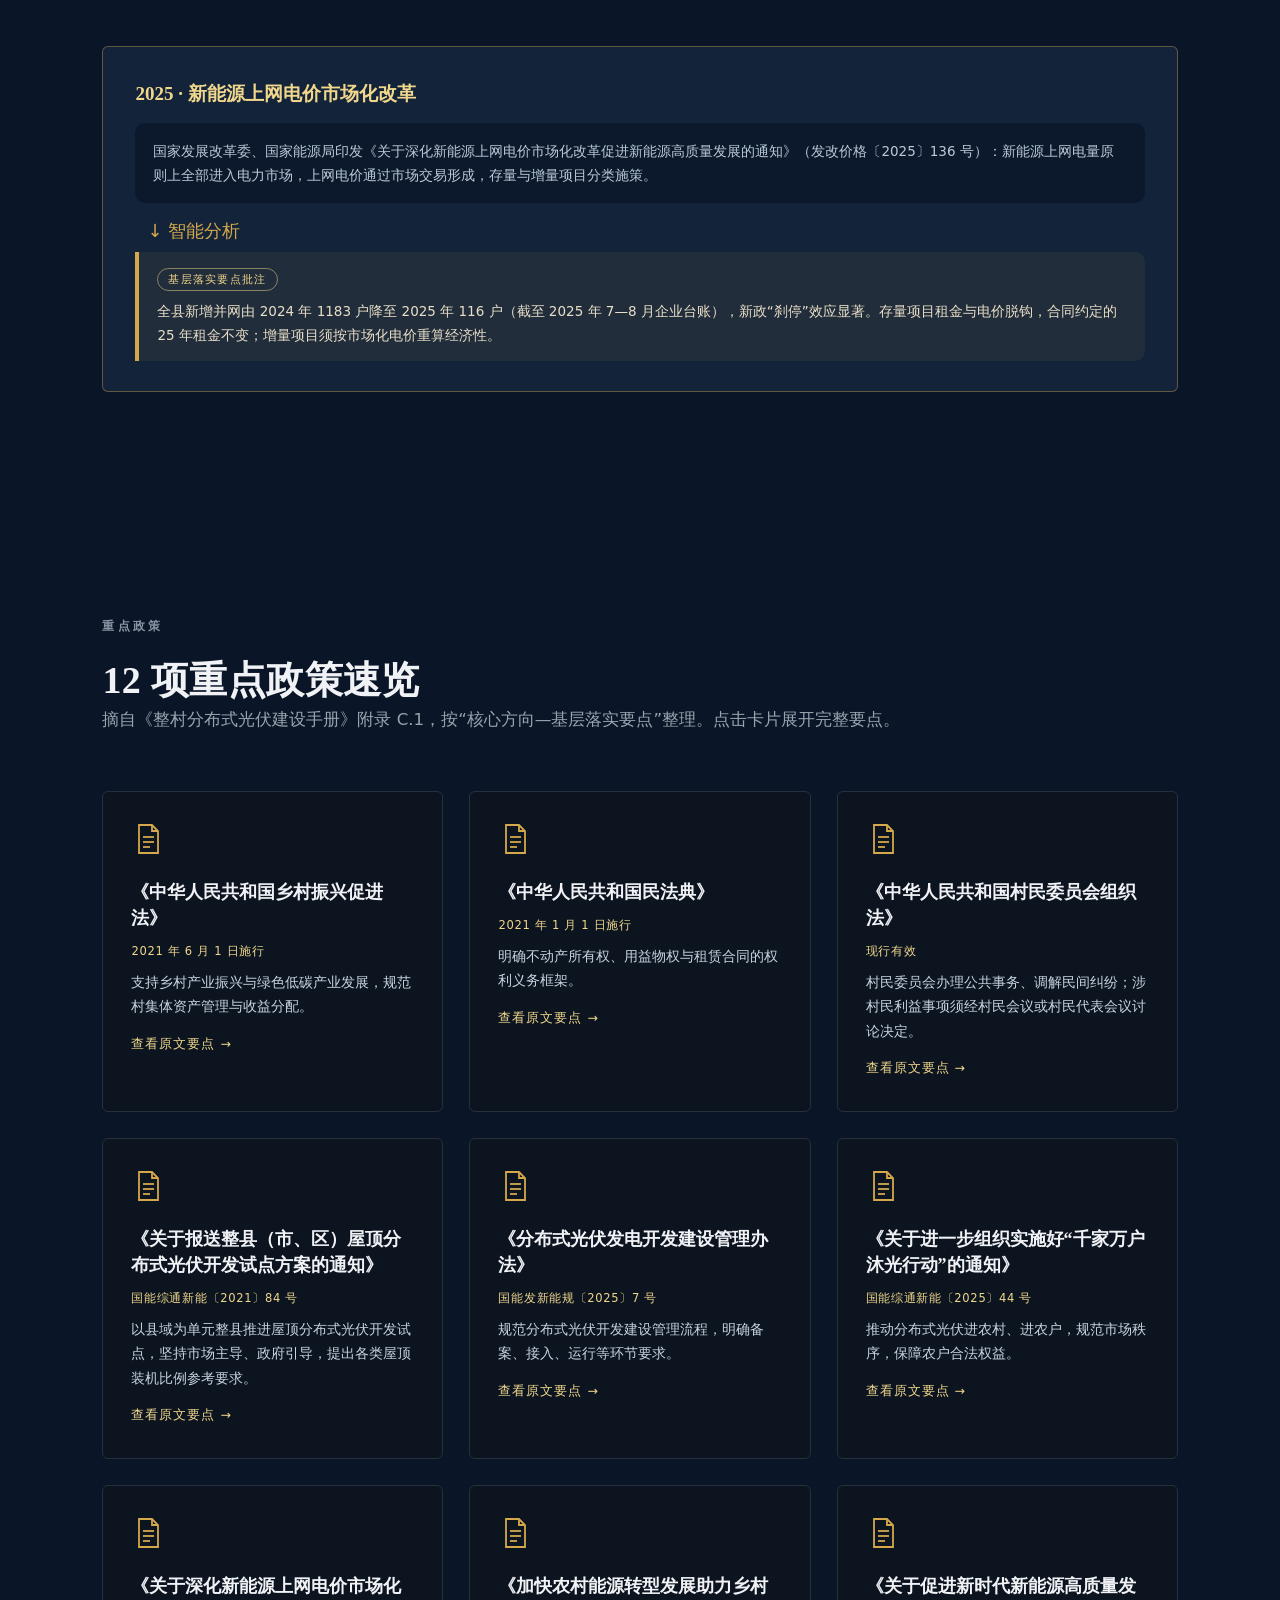
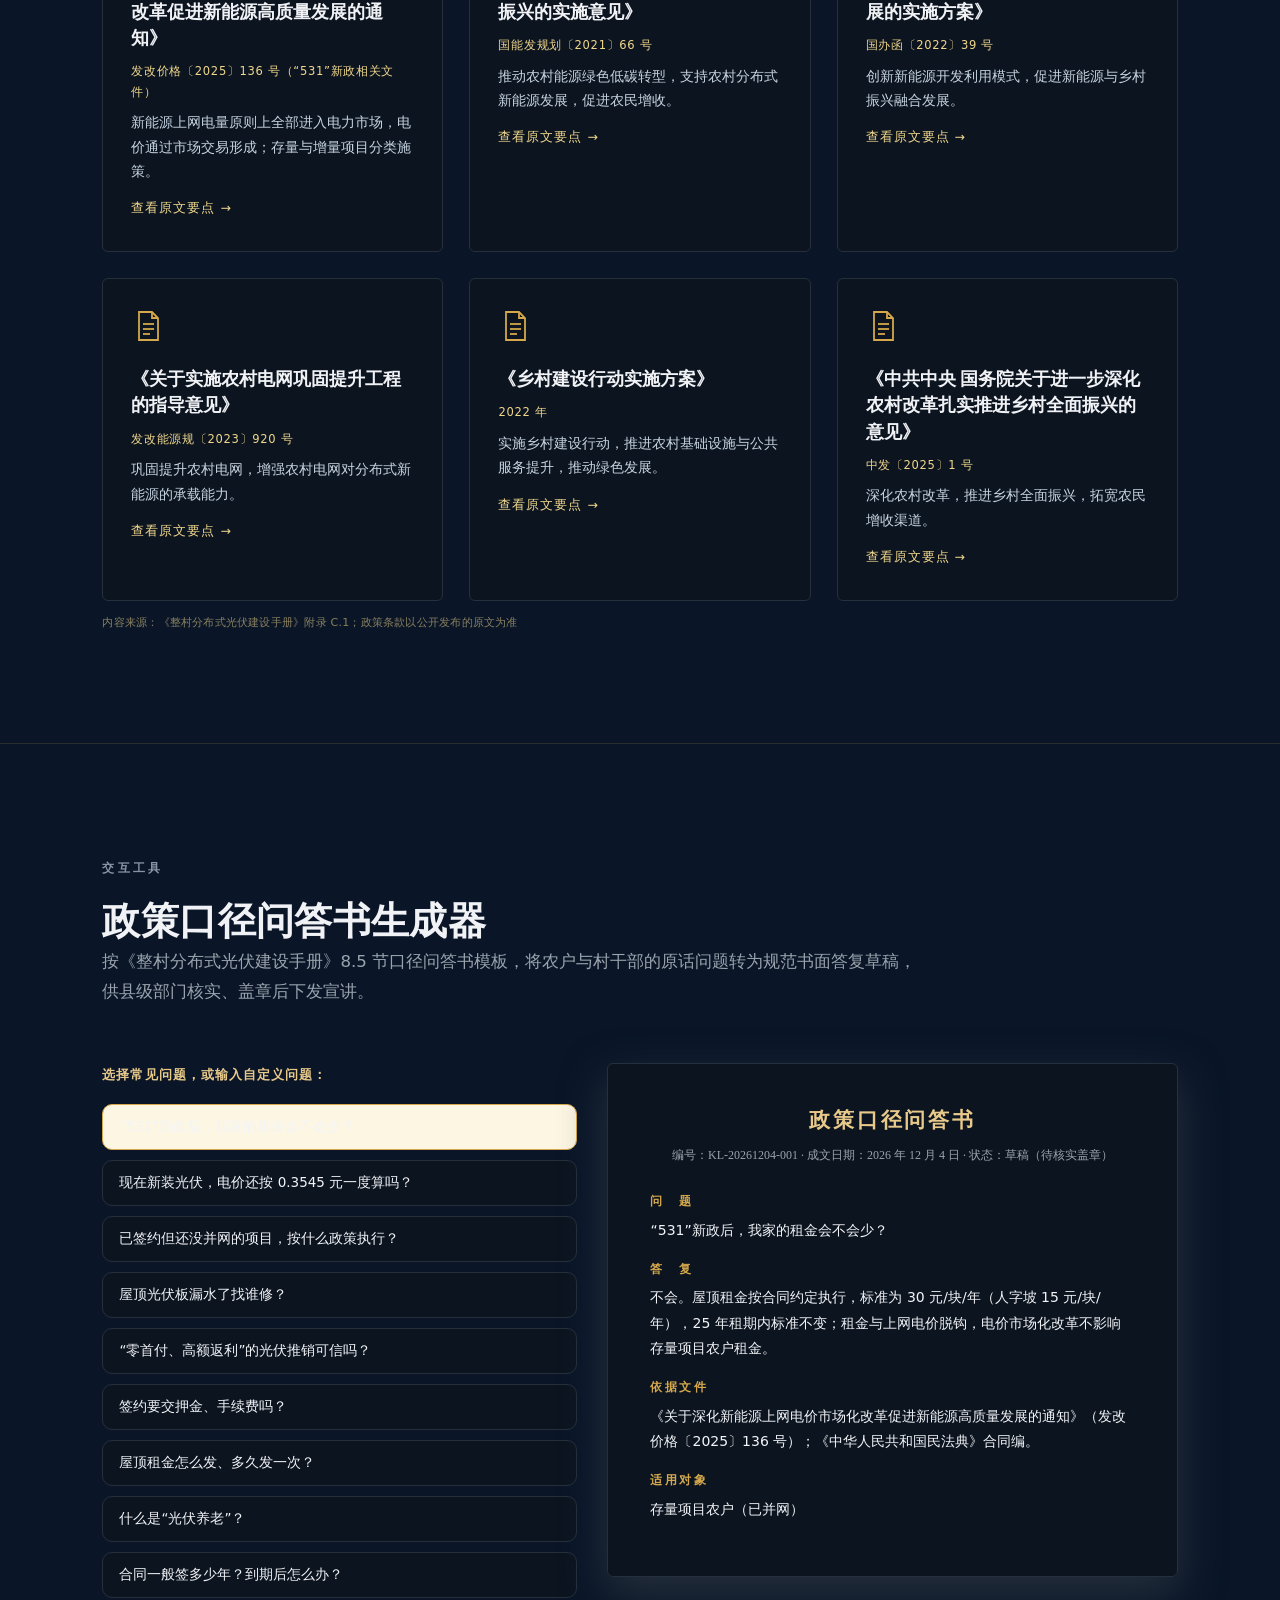
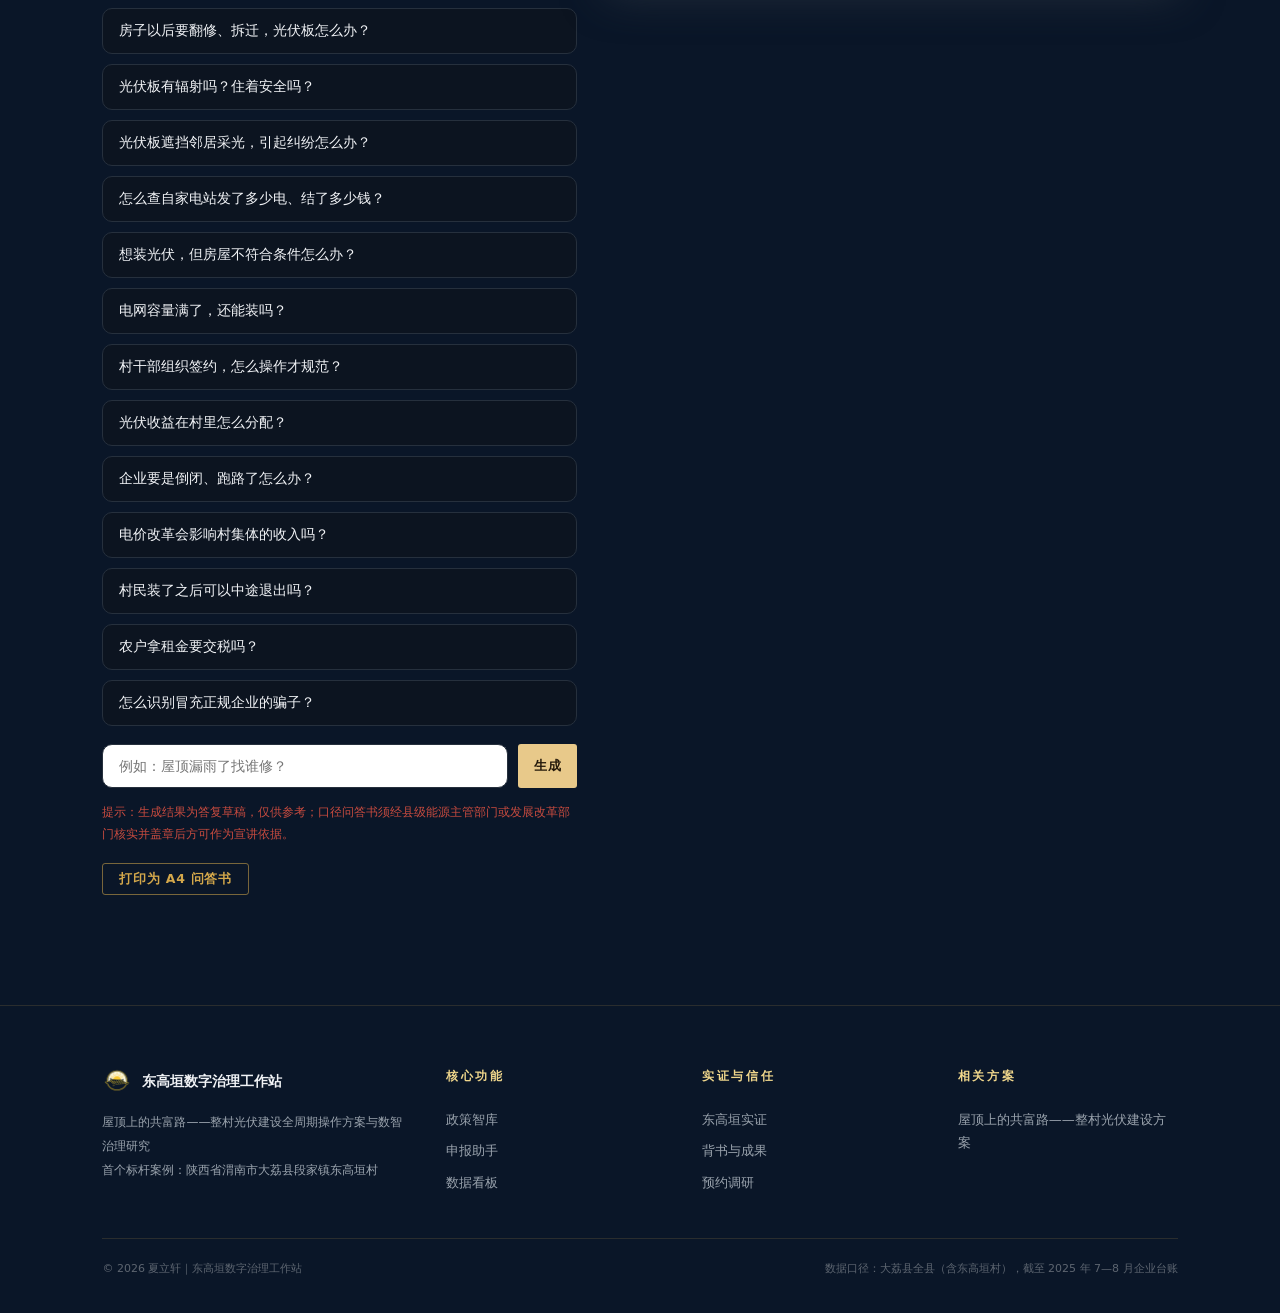
<file: policy.html>
<!DOCTYPE html>
<html lang="zh-CN">
<head>
<meta charset="UTF-8">
<meta name="viewport" content="width=device-width, initial-scale=1.0">
<title>政策智库 · 东高垣数字治理工作站</title>
<meta name="description" content="119 条五级政策文本的结构化数据库与智能分析：检索控制台、3D 政策层级塔、演进时间轴、口径问答生成。">
<link rel="icon" href="assets/img/logo.png">
<link rel="stylesheet" href="assets/css/main.css">
<link rel="stylesheet" href="assets/css/govdoc.css">
<link rel="stylesheet" href="assets/css/gov-print.css">
<style>
/* 页头样式已上收 assets/css/main.css（.page-hero/.grid-bg/.hero-cols/.page-sub） */

/* ================= 检索控制台 ================= */
.console{padding:34px 34px 28px}
.console-row{display:flex;gap:18px;flex-wrap:wrap;align-items:center}
.search-box{flex:1 1 55%;min-width:260px;display:flex;align-items:center;gap:12px;background:rgba(10,22,40,.7);border:1px solid rgba(212,168,75,.35);border-radius:12px;padding:0 18px}
.search-box input{flex:1;background:none;border:none;outline:none;color:var(--moon);font-size:16px;padding:16px 0;font-family:inherit}
.search-box input::placeholder{color:#5E7A94}
.search-box svg{width:20px;height:20px;color:var(--gold);flex-shrink:0}
.tags{display:flex;gap:10px;flex-wrap:wrap;margin-top:20px}
.tag-group{width:100%;display:flex;gap:10px;flex-wrap:wrap;align-items:center}
.tag-glabel{font-size:12px;letter-spacing:.18em;color:#8FA8BF;font-weight:700;min-width:32px}
.tag{padding:8px 18px;border-radius:var(--r-tag);font-size:13px;letter-spacing:.06em;border:1px solid rgba(212,168,75,.5);color:var(--gold-warm);background:transparent;transition:all .3s}
.tag:hover{background:rgba(212,168,75,.12)}
.tag.on{background:var(--gold-grad);color:#23180A;border-color:transparent;font-weight:700}
.console-stat{margin-top:18px;font-size:12.5px;color:#8FA8BF;letter-spacing:.04em}
.console-stat b{color:var(--gold-warm);font-family:var(--mono)}
.results{margin-top:26px;max-height:520px;overflow:auto;border-radius:12px}
.pitem{padding:16px 20px;border-bottom:1px solid rgba(212,168,75,.12);transition:background .25s}
.pitem:hover{background:rgba(212,168,75,.06)}
.pitem .pt{font-size:15px;font-weight:700;color:var(--moon)}
.pitem .pm{font-size:12px;color:#8FA8BF;margin-top:6px;display:flex;gap:14px;flex-wrap:wrap}
.pitem .pm .lv{color:var(--gold-warm);border:1px solid rgba(212,168,75,.4);border-radius:99px;padding:0 10px;font-size:11px}
.pitem .ps{font-size:12.5px;color:#9FB4C8;margin-top:6px}
/* 每条政策自带的主题小标签：点了就是选中这个主题筛选，比翻标签云快 */
.ptags{margin-top:9px}
.ptag{padding:3px 12px;margin:0 6px 4px 0;border-radius:99px;font-size:11px;letter-spacing:.05em;border:1px solid rgba(212,168,75,.45);color:var(--gold-warm);background:transparent;transition:all .25s;cursor:pointer}
.ptag:hover{background:rgba(212,168,75,.16)}
.results::-webkit-scrollbar{width:8px}.results::-webkit-scrollbar-thumb{background:rgba(212,168,75,.3);border-radius:4px}

/* ================= 3D 政策层级塔 ================= */
.tower-wrap{height:600px;position:relative;display:flex;align-items:center;justify-content:center}
.tower-scene{perspective:1300px;width:100%;height:100%;display:flex;align-items:center;justify-content:center}
.tower{position:relative;width:340px;height:340px;transform-style:preserve-3d;transform:rotateX(62deg) rotateZ(-38deg);transition:transform 1s cubic-bezier(.16,1,.3,1)}
.tower.spin{animation:towerSpin 26s linear infinite}
@keyframes towerSpin{from{transform:rotateX(62deg) rotateZ(-38deg)}to{transform:rotateX(62deg) rotateZ(322deg)}}
.platform{
  position:absolute;left:50%;top:50%;transform-style:preserve-3d;cursor:pointer;
  border:2px solid rgba(212,168,75,.55);border-radius:14px;
  background:linear-gradient(135deg,var(--panel-bd),rgba(212,168,75,.12));
  box-shadow:0 0 30px rgba(212,168,75,.15),inset 0 0 40px rgba(212,168,75,.06);
  display:flex;flex-direction:column;align-items:center;justify-content:center;gap:4px;
  transition:box-shadow .4s,border-color .4s;
}
.platform .pn{font-family:var(--serif);font-size:17px;font-weight:800;color:var(--moon);transform:rotateZ(38deg) rotateX(-62deg) translateZ(2px);white-space:nowrap}
.platform .pc{font-family:var(--mono);font-size:13px;color:var(--gold-warm);transform:rotateZ(38deg) rotateX(-62deg) translateZ(2px)}
.platform.sel{border-color:var(--gold-warm);box-shadow:0 0 46px rgba(240,215,140,.45),inset 0 0 50px rgba(212,168,75,.16);background:linear-gradient(135deg,rgba(212,168,75,.28),var(--panel-bd))}
.layer-dot{position:absolute;width:5px;height:5px;border-radius:50%;background:var(--gold-warm);box-shadow:0 0 10px var(--gold-warm);animation:rise 2.6s linear infinite;opacity:0}
@keyframes rise{0%{transform:translateY(0);opacity:0}18%{opacity:.95}100%{transform:translateY(-92px);opacity:0}}
.tower-panel{
  position:absolute;right:2%;top:50%;transform:translateY(-50%);width:min(400px,44vw);max-height:520px;overflow:auto;
  padding:26px 26px 20px;z-index:5;
}
.tower-panel h4{font-family:var(--serif);font-size:20px;color:var(--gold-warm);margin-bottom:4px}
.tower-panel .cnt{font-size:12.5px;color:#8FA8BF;margin-bottom:14px}
.tower-panel .cnt b{color:var(--gold-warm);font-family:var(--mono);font-size:16px}
.tower-panel .pi{padding:10px 0;border-bottom:1px dashed rgba(212,168,75,.2);font-size:13px}
.tower-panel .pi .t{color:var(--moon);font-weight:600}
.tower-panel .pi .m{color:#7E95AB;font-size:11.5px;margin-top:2px}
.tower-hint{position:absolute;left:2%;bottom:4%;font-size:12px;color:#6E869B;letter-spacing:.1em;z-index:5}
@media(max-width:900px){.tower-panel{position:relative;right:auto;top:auto;transform:none;width:100%;margin:20px auto 0;max-height:360px}.tower-wrap{height:auto;flex-direction:column;padding:40px 0}.tower-scene{height:480px}.tower-hint{position:static;margin:14px 0 0 4px}}

/* ================= 演进时间轴 ================= */
.tl{display:flex;gap:0;overflow-x:auto;padding:30px 4px 20px;position:relative}
.tl::before{content:"";position:absolute;left:0;right:0;top:44px;height:2px;background:linear-gradient(90deg,transparent,rgba(212,168,75,.6),rgba(212,168,75,.6),transparent)}
.tl-node{flex:1 0 190px;padding:0 14px;cursor:pointer;position:relative;text-align:center}
.tl-node .dot{width:14px;height:14px;border-radius:50%;border:3px solid var(--gold);background:var(--paper);margin:8px auto 14px;transition:all .3s;position:relative;z-index:2}
.tl-node.on .dot{background:var(--gold);box-shadow:0 0 16px rgba(212,168,75,.8)}
.tl-node .yr{font-family:var(--mono);font-size:20px;font-weight:700;color:var(--gold-soft)}
.tl-node .tt{font-size:13px;font-weight:700;color:var(--fg);margin-top:4px}
.tl-detail{margin-top:26px;display:none}
.tl-detail.on{display:block}
.tl-card{background:var(--jade);border:1px solid rgba(212,168,75,.4);border-radius:var(--r-lg);padding:30px 32px;color:var(--moon)}
.tl-card h4{font-family:var(--serif);font-size:19px;color:var(--gold-warm);margin-bottom:12px}
.tl-quote{background:rgba(10,22,40,.75);border-radius:10px;padding:16px 18px;font-size:13.5px;color:#B9C9D8;margin:12px 0}
.tl-arrow{color:var(--gold);font-size:18px;margin:4px 0 4px 12px}
.tl-note{border-left:4px solid var(--gold);background:rgba(212,168,75,.08);padding:14px 18px;font-size:13.5px;color:#E8DFC8;border-radius:0 10px 10px 0}
.tl-note .note{display:inline-block;font-size:10.5px;letter-spacing:.12em;color:var(--gold-warm);border:1px solid rgba(240,215,140,.5);border-radius:99px;padding:1px 10px;margin-bottom:8px}

/* ================= 12 项重点政策卡 ================= */
.pol-card{cursor:pointer}
.pol-card .ic{width:34px;height:34px;color:var(--gold);margin-bottom:14px}
.pol-card h4{font-family:var(--serif);font-size:18px;font-weight:800;color:var(--moon);line-height:1.45;margin-bottom:10px}
.pol-card .dir{font-size:13.5px;color:#C6D3E0}
.pol-card .pts{font-size:13px;color:#8FA8BF;margin-top:10px}
.pol-card .more{display:inline-block;margin-top:14px;font-size:12.5px;color:var(--gold-warm);letter-spacing:.08em}
.pol-card .full{display:none;margin-top:14px;padding-top:14px;border-top:1px dashed rgba(212,168,75,.3);font-size:13px;color:#B9C9D8}
.pol-card.open .full{display:block}
.pol-card::before{content:"";position:absolute;top:0;left:28px;right:calc(100% - 28px);height:4px;background:var(--gold-grad);border-radius:0 0 4px 4px;transition:right .4s cubic-bezier(.16,1,.3,1)}
.pol-card:hover::before{right:28px}
.pol-card:hover{transform:translate(4px,-4px)}

/* ================= 口径问答生成器 ================= */
.qa-grid{display:grid;grid-template-columns:1fr 1.2fr;gap:30px;align-items:start}
@media(max-width:900px){.qa-grid{grid-template-columns:1fr}}
.qa-presets{display:flex;flex-direction:column;gap:10px;margin:18px 0}
.qa-preset{text-align:left;background:var(--panel-bg);border:1px solid var(--panel-bd);border-radius:10px;padding:13px 16px;font-size:13.5px;color:var(--fg);transition:all .25s}
.qa-preset:hover{border-color:var(--gold);box-shadow:0 6px 18px var(--panel-bd)}
.qa-preset.on{border-color:var(--gold);background:#FDF6E3}
.qa-input{display:flex;gap:10px;margin-top:6px}
.qa-input input{flex:1;border:1px solid var(--panel-bd);border-radius:10px;padding:13px 16px;font-size:14px;font-family:inherit;outline:none}
.qa-input input:focus{border-color:var(--gold)}
.qa-doc{background:var(--panel-bg);border:1px solid var(--panel-bd);border-radius:var(--r-lg);padding:38px 42px;box-shadow:0 16px 44px var(--panel-bd);color:var(--fg)}
.qa-doc h4{font-family:var(--serif);text-align:center;font-size:21px;letter-spacing:.14em;color:var(--gold-soft);margin-bottom:6px}
.qa-doc .qn{text-align:center;font-size:12px;color:var(--sub);margin-bottom:24px;font-family:var(--mono)}
.qa-doc .row{margin-bottom:16px;font-size:14px}
.qa-doc .row b{display:block;font-size:12px;letter-spacing:.2em;color:var(--gold);margin-bottom:5px}
.qa-doc .seal{margin-top:28px;display:flex;justify-content:flex-end}
.qa-doc .seal span{width:120px;height:120px;border:2px dashed rgba(200,75,63,.55);border-radius:50%;display:flex;align-items:center;justify-content:center;text-align:center;font-size:11px;color:rgba(200,75,63,.8);line-height:1.6;padding:12px}
.qa-warn{margin-top:14px;font-size:12px;color:var(--cinnabar)}

/* ---------- 政策详情抽屉 + 准实时刷新 ---------- */
.pitem{cursor:pointer;transition:background .2s}
.pitem:hover{background:rgba(212,168,75,.06)}
.pdrawer{position:fixed;top:0;right:0;bottom:0;width:min(480px,94vw);z-index:80;
  background:var(--jade);border-left:1px solid rgba(212,168,75,.35);box-shadow:-18px 0 50px rgba(0,0,0,.5);
  transform:translateX(105%);transition:transform .4s cubic-bezier(.16,1,.3,1);display:flex;flex-direction:column}
.pdrawer.on{transform:none}
.pdrawer .pdh{flex:none;display:flex;justify-content:space-between;align-items:center;padding:18px 22px;border-bottom:1px solid rgba(212,168,75,.2)}
.pdrawer .pdh b{font-size:14px;color:var(--gold-warm);letter-spacing:.1em}
.pdrawer .pdc{background:none;border:1px solid rgba(240,215,140,.4);color:var(--moon);width:34px;height:34px;border-radius:6px;font-size:16px;cursor:pointer}
.pdrawer .pdb{flex:1;overflow-y:auto;padding:22px 24px;font-size:14.5px;line-height:1.9}
.pitem mark,.pdrawer mark{background:rgba(232,201,138,.28);color:var(--gold-warm);border-radius:2px;padding:0 1px}
.pdrawer .pdb h3{font-family:var(--serif);font-size:19px;color:var(--moon);line-height:1.6;margin-bottom:14px}
.pdrawer .pd-meta{display:grid;grid-template-columns:auto 1fr;gap:6px 16px;font-size:13px;color:#8FA8BF;margin-bottom:16px}
.pdrawer .pd-meta b{color:var(--gold-warm);font-weight:600}
.pdrawer .pd-sec{border-top:1px dashed rgba(212,168,75,.25);padding-top:12px;margin-top:12px}
.pdrawer .pd-sec h6{font-size:12px;letter-spacing:.16em;color:var(--gold);margin-bottom:8px}
.pdmask{position:fixed;inset:0;z-index:75;background:rgba(3,8,16,.55);opacity:0;pointer-events:none;transition:opacity .3s}
.pdmask.on{opacity:1;pointer-events:auto}
.syncflag{display:inline-block;margin-left:10px;font-size:12px;color:#8FA8BF}
.syncflag.flash{color:var(--gold-warm)}
</style>
</head>
<body data-page="policy">

<!-- ================= 1. 页头 ================= -->
<section class="page-hero noise scanlines">
  <div class="grid-bg"></div>
  <div class="container hero-cols">
    <div>
      <div class="kicker">POLICY INTELLIGENCE</div>
      <h1 class="display">政策智库</h1>
      <div class="page-sub">119 条五级政策文本的结构化数据库与智能分析</div>
      <p class="lead" style="margin-top:20px">覆盖国家、省、市、县、镇村五级政策体系，支持关键词、文号、发布机关三维检索，附政策演进时间轴与口径问答书生成工具。</p>
      <p class="src">政策库口径：已收录 121 条，剔除 2 条误入库，展示 119 条</p>
    </div>
    <div class="glass rv" style="padding:30px;text-align:center">
      <div style="font-size:12px;letter-spacing:.24em;color:var(--gold-warm);margin-bottom:18px">政策层级塔 · 五级体系</div>
      <div style="display:flex;flex-direction:column;gap:8px;align-items:center">
        <div style="width:170px;padding:9px 0;border:1px solid rgba(240,215,140,.6);border-radius:8px;font-size:12.5px;color:var(--gold-warm)">国家级 · 12 条</div>
        <div style="width:150px;padding:8px 0;border:1px solid rgba(212,168,75,.45);border-radius:8px;font-size:12px;color:#C6D3E0">省级 · 32 条</div>
        <div style="width:130px;padding:8px 0;border:1px solid rgba(212,168,75,.35);border-radius:8px;font-size:12px;color:#9FB4C8">市级 · 31 条</div>
        <div style="width:112px;padding:8px 0;border:1px solid rgba(212,168,75,.28);border-radius:8px;font-size:12px;color:#8FA8BF">县级 · 24 条</div>
        <div style="width:96px;padding:8px 0;border:1px solid rgba(212,168,75,.22);border-radius:8px;font-size:12px;color:#7E95AB">镇村级 · 20 条</div>
      </div>
      <a href="#towerSec" style="display:inline-block;margin-top:18px;font-size:12px;color:var(--gold-warm);letter-spacing:.1em">进入 3D 层级塔 ↓</a>
    </div>
  </div>
</section>

<!-- ================= 2. 检索控制台 ================= -->
<section class="section jade noise" style="padding:80px 0">
  <div class="container">
    <div class="glass console rv">
      <div class="console-row">
        <div class="search-box">
          <svg viewBox="0 0 24 24" fill="none" stroke="currentColor" stroke-width="2"><circle cx="11" cy="11" r="7"/><line x1="16.5" y1="16.5" x2="21" y2="21"/></svg>
          <input id="q" type="text" placeholder="搜索政策关键词、文号、发布机关……">
        </div>
      </div>
      <div class="tags" id="tags"></div>
      <div class="console-stat" id="stat"></div>
      <div class="console-stat" id="srcStat" style="margin-top:6px">数据来源：离线缓存模式</div>
      <div class="results" id="results"></div>
    </div>
  </div>
</section>

<!-- ================= 3. 3D 政策层级塔 ================= -->
<section class="section dark noise scanlines" id="towerSec">
  <div class="container">
    <div class="section-head rv">
      <div class="kicker">3D 政策层级塔</div>
      <h2 class="h-sec">五级政策，一塔贯通</h2>
      <p class="lead">国家、省、市、县、镇村五级政策以悬浮平台呈现，层间粒子流象征政策传导。点击任一层级，展开该层全部收录文件。</p>
    </div>
    <div class="tower-wrap rv">
      <div class="tower-scene"><div class="tower spin" id="tower"></div></div>
      <div class="glass tower-panel" id="towerPanel"></div>
      <div class="tower-hint">◈ 点击平台查看该层级政策清单</div>
    </div>
  </div>
</section>

<!-- ================= 4. 政策演进时间轴 ================= -->
<section class="section paper">
  <div class="container">
    <div class="section-head rv">
      <div class="kicker">政策演进</div>
      <h2 class="h-sec">从整县试点到电价市场化</h2>
      <p class="lead">五个关键节点，看懂屋顶光伏政策五年演进。点击节点展开政策摘要与要点批注。</p>
    </div>
    <div class="tl rv" id="tlNodes"></div>
    <div class="tl-detail" id="tlDetail"></div>
  </div>
</section>

<!-- ================= 5. 12 项重点政策 ================= -->
<section class="section dark noise">
  <div class="container">
    <div class="section-head rv">
      <div class="kicker">重点政策</div>
      <h2 class="h-sec">12 项重点政策速览</h2>
      <p class="lead">摘自《整村分布式光伏建设手册》附录 C.1，按“核心方向—基层落实要点”整理。点击卡片展开完整要点。</p>
    </div>
    <div class="grid-3" id="polCards"></div>
    <p class="src rv">内容来源：《整村分布式光伏建设手册》附录 C.1；政策条款以公开发布的原文为准</p>
  </div>
</section>

<!-- ================= 6. 口径问答生成器 ================= -->
<section class="section paper">
  <div class="container">
    <div class="section-head rv">
      <div class="kicker">交互工具</div>
      <h2 class="h-sec">政策口径问答书生成器</h2>
      <p class="lead">按《整村分布式光伏建设手册》8.5 节口径问答书模板，将农户与村干部的原话问题转为规范书面答复草稿，供县级部门核实、盖章后下发宣讲。</p>
    </div>
    <div class="qa-grid">
      <div class="rv">
        <div style="font-size:13px;font-weight:700;color:var(--gold-soft);letter-spacing:.08em">选择常见问题，或输入自定义问题：</div>
        <div class="qa-presets" id="qaPresets"></div>
        <div class="qa-input">
          <input id="qaCustom" type="text" placeholder="例如：屋顶漏雨了找谁修？">
          <button class="btn btn-gold btn-sm" id="qaGen">生成</button>
        </div>
        <p class="qa-warn">提示：生成结果为答复草稿，仅供参考；口径问答书须经县级能源主管部门或发展改革部门核实并盖章后方可作为宣讲依据。</p>
        <button class="btn btn-ghost btn-sm no-print" style="margin-top:18px;color:var(--gold);border-color:rgba(212,168,75,.55)" onclick="GovDoc.print({org:'东高垣数字治理工作站',docNo:'东高垣工作站〔2026〕1 号',title:'政策口径问答书',el:'#qaPrint'})">打印为 A4 问答书</button>
      </div>
      <div class="qa-doc gov-doc rv" id="qaPrint">
        <h4 class="gov-title">政策口径问答书</h4>
        <div class="qn" id="qaNo">编号：KL-—————— · 成文日期：　　年　　月　　日 · 状态：草稿</div>
        <div class="row"><b>问　题</b><span id="qaQ">请先在左侧选择或输入问题。</span></div>
        <div class="row"><b>答　复</b><span id="qaA">——</span></div>
        <div class="row"><b>依据文件</b><span id="qaB">——</span></div>
        <div class="row"><b>适用对象</b><span id="qaT">——</span></div>
        
      </div>
    </div>
  </div>
</section>

<script src="assets/js/data.js"></script>
<script src="assets/js/faq.js"></script>
<script src="assets/js/config.js"></script>
<script src="assets/js/api.js"></script>
<script src="assets/js/main.js"></script>
<script>
(function () {
  "use strict";
  var D = window.WS_DATA, policies = D.policies;
  var esc = window.mgEsc;

  /* ================= 检索控制台（云端政策库优先，失败回退本地缓存；多维标签组合筛选） ================= */
  /* 4 组标签：同组内单选、组间叠加，再点已选标签可取消（回到“全部”） */
  var TAG_GROUPS = [
    { key: "level", label: "级别", tags: ["全部", "国家级", "省级", "市级", "县级", "镇村级"] },
    { key: "domain", label: "领域", tags: ["全部", "光伏能源", "乡村振兴", "农业农村", "财政金融", "生态环保", "其他"] },
    { key: "year", label: "年份", tags: ["全部", "2026", "2025", "2024", "2023", "2022 及以前"] },
    { key: "org", label: "机关", tags: ["全部", "中共中央国务院", "国家部委", "省级机关", "市级机关", "县级机关", "镇村"] }
  ];
  /* 主题标签云：词频直接拿本地 119 条政策的 topics 实算，取前 12 个高频主题。
     不写死词表——库里政策增减时标签会跟着变，人工维护迟早忘了同步 */
  var topicFreq = {};
  D.policies.forEach(function (p) { (p.topics || []).forEach(function (t) { topicFreq[t] = (topicFreq[t] || 0) + 1; }); });
  var TOP_TOPICS = Object.keys(topicFreq).sort(function (a, b) { return topicFreq[b] - topicFreq[a]; }).slice(0, 12);
  TAG_GROUPS.push({ key: "topic", label: "主题", tags: ["全部"].concat(TOP_TOPICS) });
  var flt = { level: "全部", domain: "全部", year: "全部", org: "全部", topic: "全部" }, q = "";
  var tagsEl = document.getElementById("tags"), resEl = document.getElementById("results"), statEl = document.getElementById("stat");
  var srcEl = document.getElementById("srcStat");
  /* 云端行（snake_case）归一化为本地字段（camelCase），保证下游渲染逻辑一致 */
  function normPolicy(r) {
    return { id: r.id, level: r.level || "", level5: r.level5 || "", title: r.title || "", org: r.org || "", date: r.date || "", year: r.year || "",
      docNo: r.doc_no || r.docNo || "", topics: r.topics || [], summary: r.summary || "",
      applyPoint: r.apply_point || r.applyPoint || "", requirement: r.requirement || "", deadline: r.deadline || "", subsidy: r.subsidy || "" };
  }
  var cloudCache = {}, syncToken = 0;
  /* 云端拉取策略：级别标签决定下发条件并缓存该级别全量；“全部”级别拉一次全库缓存；
     领域／年份／机关／关键词均为前端组合过滤 */
  var PAGE_SIZE = 20, shownCount = PAGE_SIZE, lastSig = "";
  function syncPolicies() {
    var key = flt.level, token = ++syncToken;
    if (cloudCache[key]) { policies = cloudCache[key]; render(); return; }
    if (!window.MG) { render(); return; }
    if (srcEl) srcEl.textContent = "数据来源：正在连接云端政策库……";
    MG.wsPolicies(key === "全部" ? {} : { level: key }).then(function (rows) {
      if (token !== syncToken || key !== flt.level) return;
      if (rows) {
        var list = rows.map(normPolicy);
        cloudCache[key] = list;
        policies = list;
        if (srcEl) srcEl.textContent = "数据来源：云端政策库（实时）";
      } else {
        policies = D.policies;
        if (srcEl) srcEl.textContent = "数据来源：离线缓存模式";
      }
      render();
    });
  }
  /* 标签渲染与交互：同组单选、再点取消 */
  function renderTags() {
    tagsEl.innerHTML = TAG_GROUPS.map(function (g) {
      return '<div class="tag-group"><span class="tag-glabel">' + g.label + "</span>" +
        g.tags.map(function (t) {
          return '<button class="tag' + (flt[g.key] === t ? " on" : "") + '" data-g="' + g.key + '" data-t="' + t + '">' + t + "</button>";
        }).join("") + "</div>";
    }).join("");
  }
  tagsEl.addEventListener("click", function (e) {
    var b = e.target.closest(".tag"); if (!b) return;
    var g = b.getAttribute("data-g"), t = b.getAttribute("data-t");
    flt[g] = (flt[g] === t && t !== "全部") ? "全部" : t;
    renderTags();
    if (g === "level") syncPolicies(); else render();
  });
  document.getElementById("q").addEventListener("input", function (e) { q = e.target.value.trim(); render(); });
  /* 领域归类：依据政策名称＋发文机关关键词，按以下优先级首个命中生效 */
  function domainOf(p) {
    var hay = p.title + " " + (p.org || "");
    if (/光伏|新能源|风电|能源/.test(hay)) return "光伏能源";
    if (/乡村振兴|脱贫|巩固/.test(hay)) return "乡村振兴";
    if (/农业|农村|农田|农产品/.test(hay)) return "农业农村";
    if (/财政|资金|补贴|贷款|贴息/.test(hay)) return "财政金融";
    if (/生态|环保|环境|碳/.test(hay)) return "生态环保";
    return "其他";
  }
  /* 机关归类：依据 org 字段关键词；均不命中时按 level 兜底 */
  function orgOf(p) {
    var o = p.org || "";
    if (/中共中央|国务院/.test(o)) return "中共中央国务院";
    if (/国家|部/.test(o)) return "国家部委";
    if (/镇|乡/.test(o)) return "镇村";
    if (/县|区/.test(o)) return "县级机关";
    if (/市/.test(o)) return "市级机关";
    if (/省/.test(o)) return "省级机关";
    var fb = { "国家级": "国家部委", "省级": "省级机关", "市级": "市级机关", "县级": "县级机关", "镇村级": "镇村" };
    return fb[p.level] || "镇村";
  }
  /* 年份取值：优先 year 字段，缺失时取 date 前 4 位 */
  function yearOf(p) { return String(p.year || "").trim() || String(p.date || "").slice(0, 4); }
  function match(p) {
    if (flt.level !== "全部" && p.level !== flt.level) return false;
    if (flt.domain !== "全部" && domainOf(p) !== flt.domain) return false;
    if (flt.year !== "全部") {
      var y = yearOf(p);
      if (flt.year === "2022 及以前") { if (!y || +y > 2022) return false; }
      else if (y !== flt.year) return false;
    }
    if (flt.org !== "全部" && orgOf(p) !== flt.org) return false;
    /* 主题筛选：政策自己的 topics 里含选中主题才算命中 */
    if (flt.topic !== "全部" && (p.topics || []).indexOf(flt.topic) < 0) return false;
    if (!q) return true;
    var hay = (p.title + " " + (p.docNo || "") + " " + (p.org || "") + " " + (p.topics || []).join(" ")).toLowerCase();
    return q.toLowerCase().split(/\s+/).every(function (w) { return hay.indexOf(w) >= 0; });
  }
  function render() {
    var list = policies.filter(match);
    var active = TAG_GROUPS.filter(function (g) { return flt[g.key] !== "全部"; })
      .map(function (g) { return g.label + "：" + flt[g.key]; });
    statEl.innerHTML = "已收录 <b>" + D.meta.policyTotal + "</b> 条，剔除 <b>" + (D.meta.policyTotal - D.meta.policyShown) + "</b> 条误入库，展示 <b>" + D.policies.length + "</b> 条，覆盖 " + D.meta.yearRange + " 年 · 匹配 <b>" + list.length + "</b> 条" +
      (active.length ? " 丨 " + active.join(" 丨 ") : "");
    /* 筛选条件变化时回到第一页 */
    var sig = JSON.stringify(flt) + "|" + q + "|" + policies.length;
    if (sig !== lastSig) { lastSig = sig; shownCount = PAGE_SIZE; }
    /* 检索词高亮 */
    function hl(text) {
      var s = esc(text || ""); if (!q) return s;
      q.split(/\s+/).forEach(function (w) {
        if (!w) return;
        var re = new RegExp(w.replace(/[.*+?^${}()|[\]\\]/g, "\\$&"), "gi");
        s = s.replace(re, function (m) { return "<mark>" + m + "</mark>"; });
      });
      return s;
    }
    resEl.innerHTML = list.slice(0, shownCount).map(function (p) {
      var y = yearOf(p);
      var chips = (p.topics || []).map(function (t) { return '<button class="ptag" type="button" data-topic="' + esc(t) + '">' + esc(t) + "</button>"; }).join("");
      var pidx = policies.indexOf(p);
      return '<div class="pitem" data-idx="' + pidx + '"><div class="pt">' + hl(p.title) + '</div><div class="pm"><span class="lv">' + esc(p.level) + " · " + esc(p.level5) + "</span>" +
        (y ? '<span class="lv">' + esc(y) + " 年</span>" : "") +
        "<span>" + esc(p.org) + "</span><span>" + esc(p.docNo || "无文号") + "</span><span>" + esc(p.date) + '</span></div><div class="ps">' + hl(p.applyPoint) + "</div>" +
        (chips ? '<div class="ptags">' + chips + "</div>" : "") + "</div>";
    }).join("") || '<div class="pitem"><div class="pt">未检索到匹配政策，请调整关键词或筛选标签。</div></div>';
    if (list.length > shownCount) {
      resEl.innerHTML += '<div style="text-align:center;padding:18px 0 6px"><button class="btn btn-ghost btn-sm" id="moreBtn">加载更多（还有 ' + (list.length - shownCount) + " 条）</button></div>";
      var mb = document.getElementById("moreBtn");
      if (mb) mb.addEventListener("click", function () { shownCount += PAGE_SIZE; render(); });
    }
  }
  /* 点政策卡片上的主题 chip ＝ 选中该主题筛选（再点标签云里的「全部」取消） */
  resEl.addEventListener("click", function (e) {
    var b = e.target.closest(".ptag");
    if (b) {
      var tp = b.getAttribute("data-topic");
      flt.topic = (flt.topic === tp) ? "全部" : tp;
      renderTags();
      render();
      return;
    }
    var row = e.target.closest(".pitem");
    if (row && row.dataset.idx != null) openPolicyDrawer(+row.dataset.idx);
  });
  /* ---------- 政策详情抽屉 ---------- */
  function openPolicyDrawer(i) {
    var p = policies[i]; if (!p) return;
    var topics = (p.topics || []).map(function (x) { return '<span class="ptag" style="cursor:default">' + esc(x) + "</span>"; }).join(" ");
    document.getElementById("pdBody").innerHTML =
      "<h3>" + esc(p.title) + "</h3>" +
      '<div class="pd-meta">' +
      "<b>效力层级</b><span>" + esc(p.level) + " · " + esc(p.level5 || "") + "</span>" +
      "<b>发文机关</b><span>" + esc(p.org || "") + "</span>" +
      "<b>发文字号</b><span>" + esc(p.docNo || "无文号") + "</span>" +
      "<b>成文日期</b><span>" + esc(p.date || "") + "</span>" +
      "</div>" +
      (p.applyPoint ? '<div class="pd-sec"><h6>基层落实要点</h6><p>' + esc(p.applyPoint) + "</p></div>" : "") +
      (p.summary ? '<div class="pd-sec"><h6>内容摘要</h6><p>' + esc(p.summary) + "</p></div>" : "") +
      (p.fulltext ? '<div class="pd-sec"><h6>原文</h6><p style="white-space:pre-wrap">' + esc(p.fulltext) + "</p></div>" : "") +
      (topics ? '<div class="pd-sec"><h6>主题</h6><p>' + topics + "</p></div>" : "") +
      '<div class="pd-sec" style="display:flex;gap:10px;flex-wrap:wrap"><button class="btn btn-gold btn-sm" id="pdAsk">问这条政策</button><a class="btn btn-ghost btn-sm" href="apply.html">去申报助手匹配</a></div>';
    document.getElementById("pDrawer").classList.add("on");
    document.getElementById("pdMask").classList.add("on");
    var askBtn = document.getElementById("pdAsk");
    if (askBtn) askBtn.addEventListener("click", function () {
      closePolicyDrawer();
      var qq = "请解读政策《" + p.title + "》（" + (p.docNo || "无文号") + "，" + (p.org || "") + "）在基层落实中的要点。" + (p.applyPoint ? "材料所载要点：" + p.applyPoint : "");
      if (window.MGC && MGC.ask) MGC.ask(qq);
    });
  }
  function closePolicyDrawer() {
    document.getElementById("pDrawer").classList.remove("on");
    document.getElementById("pdMask").classList.remove("on");
  }
  document.addEventListener("keydown", function (e) { if (e.key === "Escape") closePolicyDrawer(); });
  /* 抽屉 DOM 在本内联脚本之后的 body 末尾，监听到 DOMContentLoaded 再挂 */
  document.addEventListener("DOMContentLoaded", function () {
    var c1 = document.getElementById("pdClose"), m1 = document.getElementById("pdMask");
    if (c1) c1.addEventListener("click", closePolicyDrawer);
    if (m1) m1.addEventListener("click", closePolicyDrawer);
  });

  /* ---------- 准实时：每 90 秒回源同步，数据有变原位刷新并提示 ---------- */
  var lastCount = -1;
  setInterval(function () {
    if (!window.MG || !MG.wsPolicies) return;
    Object.keys(cloudCache).forEach(function (k) { delete cloudCache[k]; });
    var before = D.policies.length;
    syncPolicies();
    setTimeout(function () {
      var flag = statEl.querySelector(".syncflag");
      if (!flag) {
        flag = document.createElement("span");
        flag.className = "syncflag";
        statEl.appendChild(flag);
      }
      var now = new Date();
      flag.textContent = "已同步 " + ("0" + now.getHours()).slice(-2) + ":" + ("0" + now.getMinutes()).slice(-2);
      if (D.policies.length !== before) {
        flag.classList.add("flash");
        setTimeout(function () { flag.classList.remove("flash"); }, 2400);
      }
    }, 1200);
  }, 90000);
  renderTags();
  render();
  syncPolicies(); /* 首屏先出本地缓存，随后尝试切换云端实时数据 */

  /* ================= 3D 政策层级塔 ================= */
  var LEVELS = [
    { k: "国家级", n: "国家级", size: 300 },
    { k: "省级", n: "省级", size: 262 },
    { k: "市级", n: "市级", size: 224 },
    { k: "县级", n: "县级", size: 186 },
    { k: "镇村级", n: "镇村级", size: 148 }
  ];
  /* 各层条数由数据实算，避免硬编码与库脱节 */
  LEVELS.forEach(function (L) { L.c = policies.filter(function (p) { return p.level === L.k; }).length; });
  var tower = document.getElementById("tower"), panel = document.getElementById("towerPanel");
  var GAP = 78;
  LEVELS.forEach(function (L, i) {
    var el = document.createElement("div");
    el.className = "platform";
    el.style.width = L.size + "px"; el.style.height = L.size + "px";
    el.style.marginLeft = -L.size / 2 + "px"; el.style.marginTop = -L.size / 2 + "px";
    el.style.transform = "translateZ(" + ((LEVELS.length - 1 - i) * GAP) + "px)";
    el.innerHTML = '<span class="pn">' + L.n + '</span><span class="pc">' + L.c + " 条</span>";
    el.addEventListener("click", function () { selectLevel(L.k, el); });
    tower.appendChild(el);
    L.el = el;
  });
  /* 层间粒子流 */
  for (var d = 0; d < 14; d++) {
    var dot = document.createElement("span");
    dot.className = "layer-dot";
    dot.style.left = (38 + Math.random() * 24) + "%";
    dot.style.top = (30 + Math.random() * 40) + "%";
    dot.style.animationDelay = (Math.random() * 2.6) + "s";
    tower.parentElement.appendChild(dot);
  }
  tower.addEventListener("mouseenter", function () { tower.classList.remove("spin"); });
  tower.addEventListener("mouseleave", function () { tower.classList.add("spin"); });
  function selectLevel(k, el) {
    LEVELS.forEach(function (L) { L.el.classList.toggle("sel", L.el === el); });
    var list = policies.filter(function (p) { return p.level === k; })
      .sort(function (a, b) { return String(b.date).localeCompare(String(a.date)); });
    panel.innerHTML = "<h4>" + k + "政策</h4>" +
      '<div class="cnt">收录 <b>' + list.length + "</b> 条 · 占全库 " + (list.length / D.meta.policyShown * 100).toFixed(1) + "%</div>" +
      list.map(function (p) {
        return '<div class="pi"><div class="t">' + esc(p.title) + '</div><div class="m">' + esc(p.org) + " · " + esc(p.docNo || "无文号") + " · " + esc(p.date) + "</div></div>";
      }).join("");
    panel.scrollTop = 0;
  }
  selectLevel("国家级", LEVELS[0].el);

  /* ================= 演进时间轴 ================= */
  var TL = D.timeline; /* 时间线数据已迁移至 assets/js/data.js（WS_DATA.timeline） */
  var tlN = document.getElementById("tlNodes"), tlD = document.getElementById("tlDetail");
  tlN.innerHTML = TL.map(function (n, i) {
    return '<div class="tl-node' + (i === 3 ? " on" : "") + '" data-i="' + i + '"><div class="yr">' + n.yr + '</div><div class="dot"></div><div class="tt">' + n.tt + "</div></div>";
  }).join("");
  function showTL(i) {
    var n = TL[i];
    tlN.querySelectorAll(".tl-node").forEach(function (x, j) { x.classList.toggle("on", j === i); });
    tlD.classList.add("on");
    tlD.innerHTML = '<div class="tl-card"><h4>' + n.h + '</h4><div class="tl-quote">' + n.q + '</div><div class="tl-arrow">↓ 智能分析</div><div class="tl-note"><span class="note">基层落实要点批注</span><br>' + n.n + "</div></div>";
  }
  tlN.addEventListener("click", function (e) { var n = e.target.closest(".tl-node"); if (n) showTL(+n.getAttribute("data-i")); });
  showTL(3);

  /* ================= 12 项重点政策卡 ================= */
  var POL = D.policyCards; /* 重点政策卡数据已迁移至 assets/js/data.js（WS_DATA.policyCards） */
  var pc = document.getElementById("polCards");
  pc.innerHTML = POL.map(function (p, i) {
    return '<div class="card pol-card rv" data-i="' + i + '">' +
      '<svg class="ic" viewBox="0 0 34 34" fill="none" stroke="currentColor" stroke-width="1.8"><path d="M8 3h13l6 6v22H8z"/><path d="M21 3v6h6"/><line x1="12" y1="15" x2="23" y2="15"/><line x1="12" y1="20" x2="23" y2="20"/><line x1="12" y1="25" x2="19" y2="25"/></svg>' +
      "<h4>" + p[0] + '</h4><div style="font-size:11.5px;color:var(--gold-warm);letter-spacing:.06em;margin-bottom:8px">' + p[1] + '</div>' +
      '<div class="dir">' + p[2] + '</div><span class="more">查看原文要点 →</span>' +
      '<div class="full"><b style="color:var(--gold-warm);font-size:12px;letter-spacing:.14em">基层落实要点</b><br>' + p[3] + "</div></div>";
  }).join("");
  pc.addEventListener("click", function (e) { var c = e.target.closest(".pol-card"); if (c) c.classList.toggle("open"); });
  pc.querySelectorAll(".rv").forEach(function (el) { el.classList.add("on"); });

  /* ================= 口径问答生成器 ================= */
  /* 口径语料已抽到 assets/js/faq.js（window.MGFAQ），问答助手（chat.js）也读这份，别复制第二份 */
  var QA = window.MGFAQ || [];
  var presets = document.getElementById("qaPresets");
  presets.innerHTML = QA.map(function (x, i) { return '<button class="qa-preset" data-i="' + i + '">' + x.q + "</button>"; }).join("");
  var today = new Date();
  function fillQA(q, a, b, t) {
    document.getElementById("qaQ").textContent = q;
    document.getElementById("qaA").textContent = a;
    document.getElementById("qaB").textContent = b;
    document.getElementById("qaT").textContent = t;
    var no = "KL-" + today.getFullYear() + String(today.getMonth() + 1).padStart(2, "0") + String(today.getDate()).padStart(2, "0") + "-001";
    /* 成文日期自动填当天：以前留空是等打印后手写，但十次有九次没人写，干脆先填上 */
    var ds = today.getFullYear() + " 年 " + (today.getMonth() + 1) + " 月 " + today.getDate() + " 日";
    document.getElementById("qaNo").textContent = "编号：" + no + " · 成文日期：" + ds + " · 状态：草稿（待核实盖章）";
  }
  presets.addEventListener("click", function (e) {
    var b = e.target.closest(".qa-preset"); if (!b) return;
    presets.querySelectorAll(".qa-preset").forEach(function (x) { x.classList.toggle("on", x === b); });
    var x = QA[+b.getAttribute("data-i")];
    fillQA(x.q, x.a, x.b, x.t);
  });
  document.getElementById("qaGen").addEventListener("click", function () {
    var v = document.getElementById("qaCustom").value.trim();
    if (!v) return;
    presets.querySelectorAll(".qa-preset").forEach(function (x) { x.classList.remove("on"); });
    /* 自定义问题：按各语料的关键词命中数选最优条目，未命中给出明确提示 */
    var best = null, bestHit = 0;
    QA.forEach(function (x) {
      var h = 0;
      x.k.forEach(function (w) { if (v.indexOf(w) >= 0) h++; });
      if (h > bestHit) { bestHit = h; best = x; }
    });
    if (best) fillQA(v, best.a, best.b, best.t + "（参照口径：" + best.q + "）");
    else fillQA(v,
      "未匹配到现成口径。建议先在上方政策库检索关键词核实政策依据，或由村两委转报县级主管部门书面答复；在书面口径下发前，镇、村宣讲不作口头承诺。",
      "待县级部门核实后填写对应文件名与文号（模板见《整村分布式光伏建设手册》8.5 节）。",
      "待核实后按存量项目 / 增量项目 / 待建项目区分");
  });
  fillQA(QA[0].q, QA[0].a, QA[0].b, QA[0].t);
  presets.querySelector(".qa-preset").classList.add("on");
})();
</script>

<div class="pdmask" id="pdMask"></div>
<aside class="pdrawer" id="pDrawer" aria-label="政策详情">
  <div class="pdh"><b>政策详情</b><button class="pdc" id="pdClose" aria-label="关闭">×</button></div>
  <div class="pdb" id="pdBody"></div>
</aside>
<script src="assets/js/govdoc.js"></script>
</body>
</html>
</file>
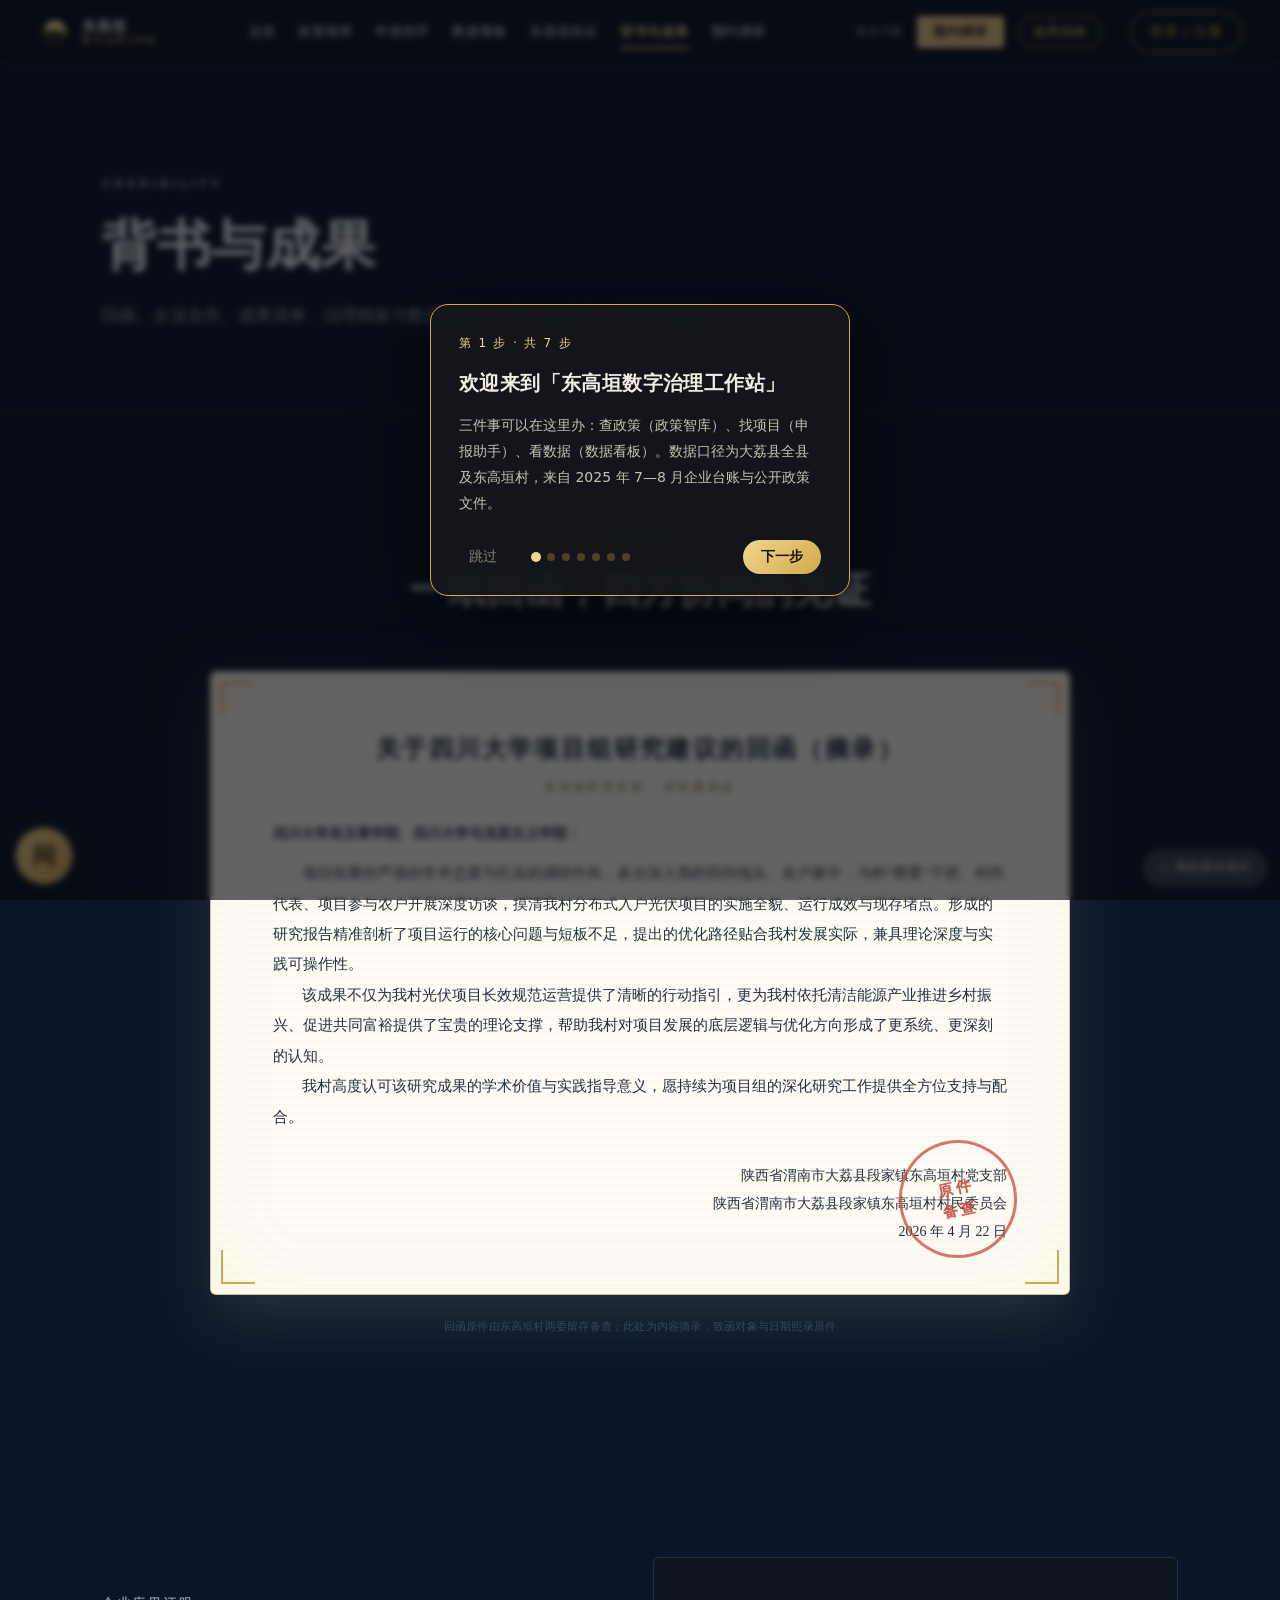
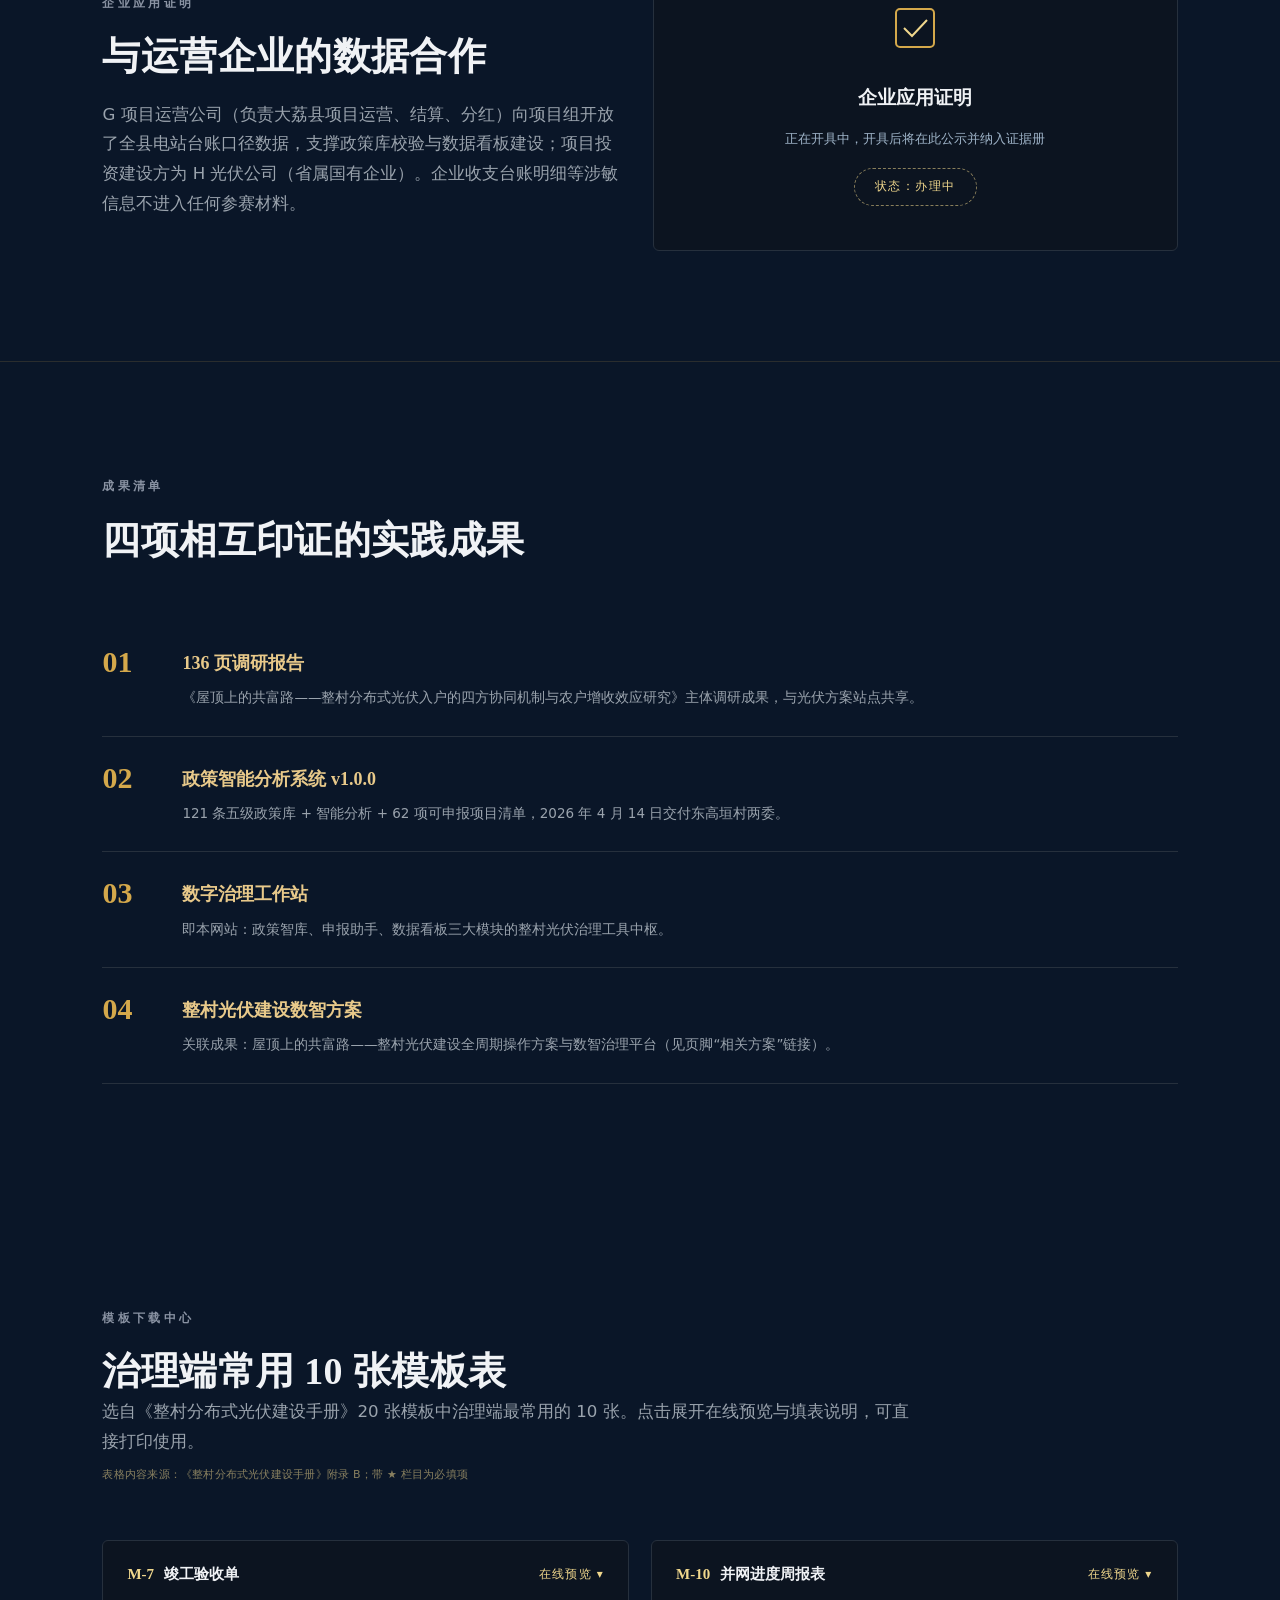
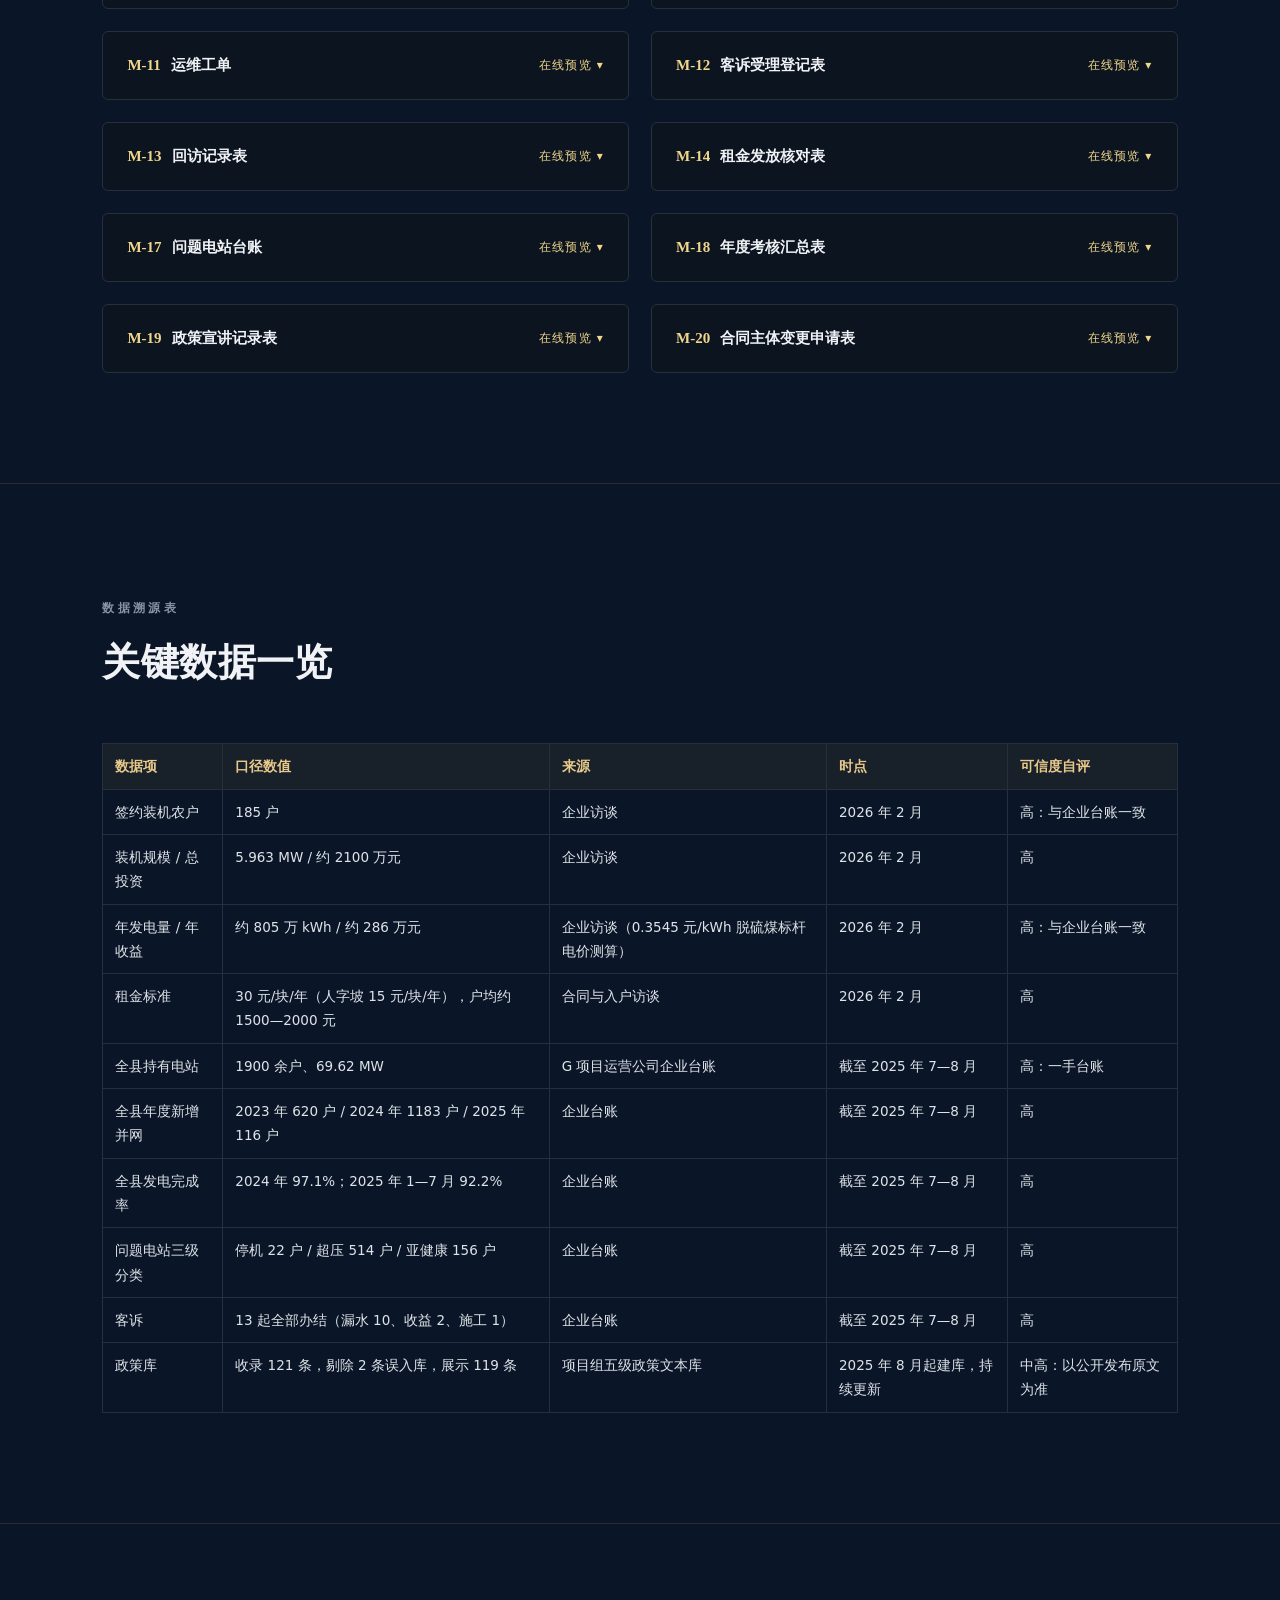
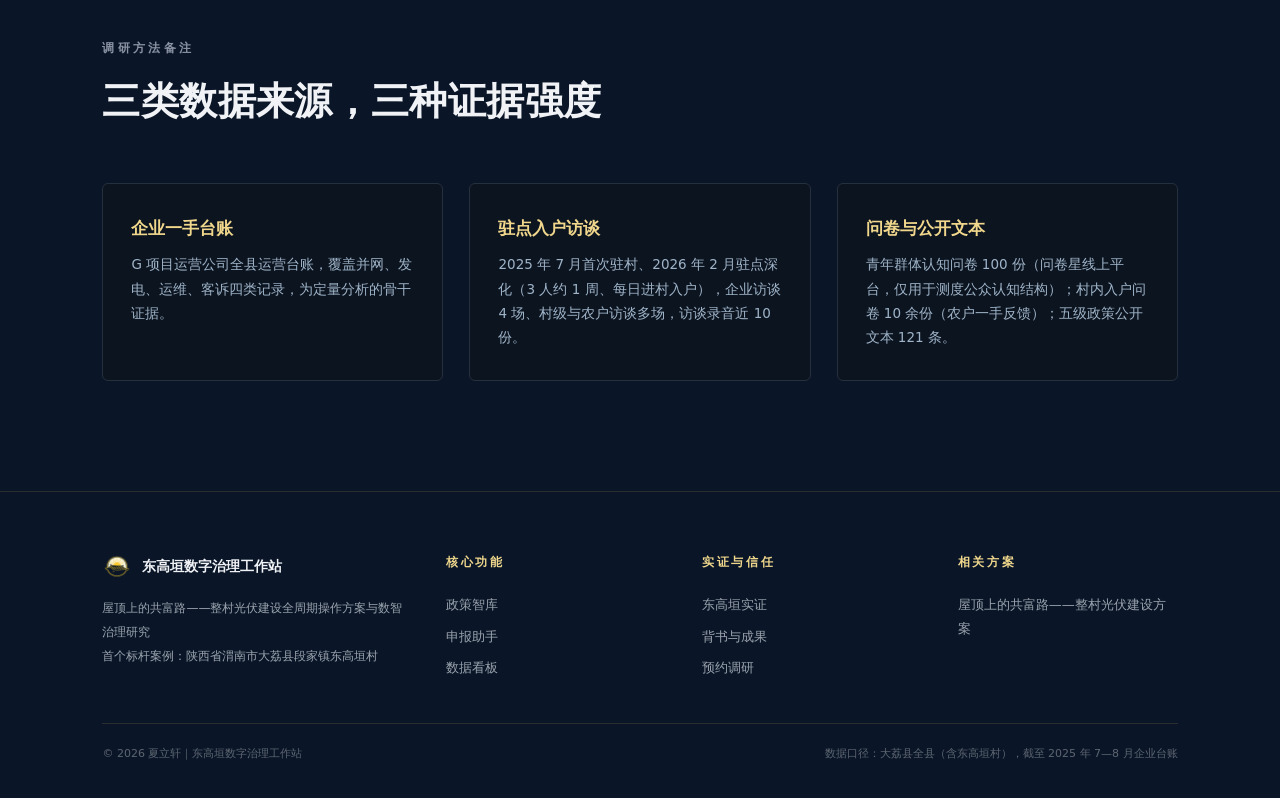
<file: trust.html>
<!DOCTYPE html>
<html lang="zh-CN">
<head>
<meta charset="UTF-8">
<meta name="viewport" content="width=device-width, initial-scale=1.0">
<title>背书与成果 · 东高垣数字治理工作站</title>
<meta name="description" content="村两委回函、企业应用证明、成果清单、治理模板下载中心与数据溯源表。">
<link rel="icon" href="assets/img/logo.png">
<link rel="stylesheet" href="assets/css/main.css">
<link rel="stylesheet" href="assets/css/govdoc.css">
<link rel="stylesheet" href="assets/css/gov-print.css">
<style>
/* ================= 回函仿纸卡 ================= */
.letter{
  position:relative;max-width:860px;margin:0 auto;background:#FDFBF3;color:#22303E;
  border:1px solid rgba(138,106,42,.4);border-radius:6px;padding:56px 62px 48px;
  box-shadow:0 24px 60px var(--panel-bd),inset 0 0 80px rgba(212,168,75,.06);
  background-image:repeating-linear-gradient(180deg,rgba(138,106,42,.03) 0 1px,transparent 1px 8px);
}
.corner{position:absolute;width:34px;height:34px;border:2px solid var(--gold)}
.corner.tl{top:10px;left:10px;border-right:none;border-bottom:none}
.corner.tr{top:10px;right:10px;border-left:none;border-bottom:none}
.corner.bl{bottom:10px;left:10px;border-right:none;border-top:none}
.corner.br{bottom:10px;right:10px;border-left:none;border-top:none}
.letter h3{font-family:var(--serif);text-align:center;font-size:24px;font-weight:900;letter-spacing:.1em;color:#1B2A3A;margin-bottom:6px}
.letter .to{font-size:14px;margin:22px 0 12px;font-weight:700}
.letter p{font-size:14.5px;line-height:2.1;text-indent:2em;font-family:var(--serif)}
.letter .sign{text-align:right;margin-top:30px;font-size:14px;line-height:2;font-family:var(--serif)}
.seal-stamp{
  position:absolute;right:52px;bottom:36px;width:118px;height:118px;border:3px solid rgba(200,75,63,.75);border-radius:50%;
  display:flex;align-items:center;justify-content:center;text-align:center;color:rgba(200,75,63,.85);
  font-family:var(--serif);font-weight:800;font-size:15px;letter-spacing:.2em;line-height:1.5;transform:rotate(-12deg);
  text-shadow:0 0 1px rgba(200,75,63,.4);
}
@media(max-width:640px){.letter{padding:38px 26px}.seal-stamp{position:static;margin:24px auto 0;transform:rotate(-6deg)}}

/* ================= 成果清单 ================= */
.ach-item{display:flex;gap:24px;padding:26px 0;border-bottom:1px solid var(--panel-bd);align-items:flex-start}
.ach-item .no{font-family:var(--mono);font-size:30px;font-weight:700;color:var(--gold);line-height:1;flex-shrink:0;width:56px}
.ach-item h4{font-family:var(--serif);font-size:18px;color:var(--gold-soft);font-weight:800;margin-bottom:6px}
.ach-item p{font-size:13.5px;color:var(--sub)}

/* ================= 模板下载中心 ================= */
.tpl-grid{display:grid;grid-template-columns:repeat(2,1fr);gap:22px}
@media(max-width:860px){.tpl-grid{grid-template-columns:1fr}}
.tpl-card{padding:0;overflow:hidden}
.tpl-head{display:flex;justify-content:space-between;align-items:center;padding:20px 24px;cursor:pointer;user-select:none}
.tpl-head .tn{font-size:15px;font-weight:800;color:var(--moon)}
.tpl-head .tn b{color:var(--gold-warm);font-family:var(--mono);margin-right:10px}
.tpl-head .ta{font-size:12px;color:var(--gold-warm);letter-spacing:.1em}
.tpl-body{display:none;border-top:1px solid rgba(212,168,75,.2);padding:20px 24px}
.tpl-card.open .tpl-body{display:block}
.tpl-body table{font-size:12px}
.tpl-note{font-size:12px;color:#8FA8BF;margin-top:14px;line-height:1.9}
.tpl-acts{display:flex;gap:10px;margin-top:14px}
.tpl-card table.tb th{background:rgba(18,35,58,.9)}
.tpl-card table.tb td{background:transparent;color:#C6D3E0;border-color:rgba(212,168,75,.18)}
.tpl-card table.tb tr:nth-child(even) td{background:rgba(212,168,75,.04)}
.tpl-scroll{overflow-x:auto}

/* ================= 溯源表 ================= */
.src-table th{white-space:normal}

/* ================= 打印：表格强制黑白可读 ================= */
@media print{
  .tpl-card table.tb th,.tpl-card table.tb td{color:#000!important;background:#fff!important;border-color:#999!important}
  .tpl-card table.tb tr:nth-child(even) td{background:#fff!important}
  .tpl-note,.tpl-note b{color:#000!important}
}
</style>
</head>
<body data-page="trust">

<!-- ================= 页头 ================= -->
<section class="section dark noise scanlines" style="padding:170px 0 80px">
  <div class="container">
    <div class="kicker">CREDIBILITY</div>
    <h1 class="display">背书与成果</h1>
    <p class="lead" style="margin-top:22px">回函、企业合作、成果清单、治理模板与数据溯源——每一条信任，都可以被查验。</p>
  </div>
</section>

<!-- ================= 1. 村两委回函 ================= -->
<section class="section paper">
  <div class="container">
    <div class="section-head rv" style="text-align:center;margin-left:auto;margin-right:auto">
      <div class="kicker" style="justify-content:center">村两委回函</div>
      <h2 class="h-sec">一纸回函，四方协同的见证</h2>
    </div>
    <div class="letter rv">
      <span class="corner tl"></span><span class="corner tr"></span><span class="corner bl"></span><span class="corner br"></span>
      <h3>关于四川大学项目组研究建议的回函（摘录）</h3>
      <div style="text-align:center;font-size:12px;color:#7A6A45;letter-spacing:.2em">东高垣村党支部 · 村民委员会</div>
      <div class="to">四川大学吴玉章学院、四川大学马克思主义学院：</div>
      <p>项目组秉持严谨的学术态度与扎实的调研作风，多次深入我村田间地头、农户家中，与村“两委”干部、村民代表、项目参与农户开展深度访谈，摸清我村分布式入户光伏项目的实施全貌、运行成效与现存堵点。形成的研究报告精准剖析了项目运行的核心问题与短板不足，提出的优化路径贴合我村发展实际，兼具理论深度与实践可操作性。</p>
      <p>该成果不仅为我村光伏项目长效规范运营提供了清晰的行动指引，更为我村依托清洁能源产业推进乡村振兴、促进共同富裕提供了宝贵的理论支撑，帮助我村对项目发展的底层逻辑与优化方向形成了更系统、更深刻的认知。</p>
      <p>我村高度认可该研究成果的学术价值与实践指导意义，愿持续为项目组的深化研究工作提供全方位支持与配合。</p>
      <div class="sign">陕西省渭南市大荔县段家镇东高垣村党支部<br>陕西省渭南市大荔县段家镇东高垣村村民委员会<br>2026 年 4 月 22 日</div>
      <div class="seal-stamp">原件<br>备查</div>
    </div>
    <p class="src rv" style="text-align:center;margin-top:22px">回函原件由东高垣村两委留存备查；此处为内容摘录，致函对象与日期照录原件</p>
  </div>
</section>

<!-- ================= 2. 企业应用证明 ================= -->
<section class="section dark noise">
  <div class="container">
    <div class="grid-2" style="align-items:center">
      <div class="rv">
        <div class="kicker">企业应用证明</div>
        <h2 class="h-sec">与运营企业的数据合作</h2>
        <p class="lead" style="margin-top:18px">G 项目运营公司（负责大荔县项目运营、结算、分红）向项目组开放了全县电站台账口径数据，支撑政策库校验与数据看板建设；项目投资建设方为 H 光伏公司（省属国有企业）。企业收支台账明细等涉敏信息不进入任何参赛材料。</p>
      </div>
      <div class="card rv" style="text-align:center;padding:44px 30px">
        <svg width="52" height="52" viewBox="0 0 52 52" fill="none" stroke="#D4A84B" stroke-width="2" style="margin:0 auto 18px"><rect x="7" y="7" width="38" height="38" rx="4"/><path d="M15 26l8 8 15-16" stroke="#F0D78C"/></svg>
        <div style="font-family:var(--serif);font-size:19px;color:var(--moon);font-weight:800">企业应用证明</div>
        <div style="margin-top:12px;font-size:13px;color:#9FB4C8">正在开具中，开具后将在此公示并纳入证据册</div>
        <div style="margin-top:18px;display:inline-block;border:1px dashed rgba(240,215,140,.55);border-radius:99px;padding:7px 20px;font-size:12px;color:var(--gold-warm);letter-spacing:.12em">状态：办理中</div>
      </div>
    </div>
  </div>
</section>

<!-- ================= 3. 成果清单 ================= -->
<section class="section paper">
  <div class="container">
    <div class="section-head rv">
      <div class="kicker">成果清单</div>
      <h2 class="h-sec">四项相互印证的实践成果</h2>
    </div>
    <div class="rv">
      <div class="ach-item"><span class="no">01</span><div><h4>136 页调研报告</h4><p>《屋顶上的共富路——整村分布式光伏入户的四方协同机制与农户增收效应研究》主体调研成果，与光伏方案站点共享。</p></div></div>
      <div class="ach-item"><span class="no">02</span><div><h4>政策智能分析系统 v1.0.0</h4><p>121 条五级政策库 + 智能分析 + 62 项可申报项目清单，2026 年 4 月 14 日交付东高垣村两委。</p></div></div>
      <div class="ach-item"><span class="no">03</span><div><h4>数字治理工作站</h4><p>即本网站：政策智库、申报助手、数据看板三大模块的整村光伏治理工具中枢。</p></div></div>
      <div class="ach-item"><span class="no">04</span><div><h4>整村光伏建设数智方案</h4><p>关联成果：屋顶上的共富路——整村光伏建设全周期操作方案与数智治理平台（见页脚“相关方案”链接）。</p></div></div>
    </div>
  </div>
</section>

<!-- ================= 4. 模板下载中心 ================= -->
<section class="section dark noise">
  <div class="container">
    <div class="section-head rv">
      <div class="kicker">模板下载中心</div>
      <h2 class="h-sec">治理端常用 10 张模板表</h2>
      <p class="lead">选自《整村分布式光伏建设手册》20 张模板中治理端最常用的 10 张。点击展开在线预览与填表说明，可直接打印使用。</p>
      <p class="src" style="margin-top:8px">表格内容来源：《整村分布式光伏建设手册》附录 B；带 ★ 栏目为必填项</p>
    </div>
    <div class="tpl-grid" id="tplGrid"></div>
  </div>
</section>

<!-- ================= 5. 数据溯源表 ================= -->
<section class="section paper">
  <div class="container">
    <div class="section-head rv">
      <div class="kicker">数据溯源表</div>
      <h2 class="h-sec">关键数据一览</h2>
    </div>
    <div class="rv" style="overflow-x:auto">
      <table class="tb src-table">
        <thead><tr><th>数据项</th><th>口径数值</th><th>来源</th><th>时点</th><th>可信度自评</th></tr></thead>
        <tbody>
          <tr><td>签约装机农户</td><td>185 户</td><td>企业访谈</td><td>2026 年 2 月</td><td>高：与企业台账一致</td></tr>
          <tr><td>装机规模 / 总投资</td><td>5.963 MW / 约 2100 万元</td><td>企业访谈</td><td>2026 年 2 月</td><td>高</td></tr>
          <tr><td>年发电量 / 年收益</td><td>约 805 万 kWh / 约 286 万元</td><td>企业访谈（0.3545 元/kWh 脱硫煤标杆电价测算）</td><td>2026 年 2 月</td><td>高：与企业台账一致</td></tr>
          <tr><td>租金标准</td><td>30 元/块/年（人字坡 15 元/块/年），户均约 1500—2000 元</td><td>合同与入户访谈</td><td>2026 年 2 月</td><td>高</td></tr>
          <tr><td>全县持有电站</td><td>1900 余户、69.62 MW</td><td>G 项目运营公司企业台账</td><td>截至 2025 年 7—8 月</td><td>高：一手台账</td></tr>
          <tr><td>全县年度新增并网</td><td>2023 年 620 户 / 2024 年 1183 户 / 2025 年 116 户</td><td>企业台账</td><td>截至 2025 年 7—8 月</td><td>高</td></tr>
          <tr><td>全县发电完成率</td><td>2024 年 97.1%；2025 年 1—7 月 92.2%</td><td>企业台账</td><td>截至 2025 年 7—8 月</td><td>高</td></tr>
          <tr><td>问题电站三级分类</td><td>停机 22 户 / 超压 514 户 / 亚健康 156 户</td><td>企业台账</td><td>截至 2025 年 7—8 月</td><td>高</td></tr>
          <tr><td>客诉</td><td>13 起全部办结（漏水 10、收益 2、施工 1）</td><td>企业台账</td><td>截至 2025 年 7—8 月</td><td>高</td></tr>
          <tr><td>政策库</td><td>收录 121 条，剔除 2 条误入库，展示 119 条</td><td>项目组五级政策文本库</td><td>2025 年 8 月起建库，持续更新</td><td>中高：以公开发布原文为准</td></tr>
        </tbody>
      </table>
    </div>
  </div>
</section>

<!-- ================= 6. 调研方法备注 ================= -->
<section class="section jade noise">
  <div class="container">
    <div class="section-head rv">
      <div class="kicker">调研方法备注</div>
      <h2 class="h-sec">三类数据来源，三种证据强度</h2>
    </div>
    <div class="grid-3">
      <div class="card rv"><h4 style="font-family:var(--serif);color:var(--gold-warm);font-size:17px;margin-bottom:8px">企业一手台账</h4><p style="font-size:13.5px;color:#9FB4C8">G 项目运营公司全县运营台账，覆盖并网、发电、运维、客诉四类记录，为定量分析的骨干证据。</p></div>
      <div class="card rv"><h4 style="font-family:var(--serif);color:var(--gold-warm);font-size:17px;margin-bottom:8px">驻点入户访谈</h4><p style="font-size:13.5px;color:#9FB4C8">2025 年 7 月首次驻村、2026 年 2 月驻点深化（3 人约 1 周、每日进村入户），企业访谈 4 场、村级与农户访谈多场，访谈录音近 10 份。</p></div>
      <div class="card rv"><h4 style="font-family:var(--serif);color:var(--gold-warm);font-size:17px;margin-bottom:8px">问卷与公开文本</h4><p style="font-size:13.5px;color:#9FB4C8">青年群体认知问卷 100 份（问卷星线上平台，仅用于测度公众认知结构）；村内入户问卷 10 余份（农户一手反馈）；五级政策公开文本 121 条。</p></div>
    </div>
  </div>
</section>

<script src="assets/js/data.js"></script>
<script src="assets/js/main.js"></script>
<script>
/* ================= 治理端 10 张模板表（内容取自《整村分布式光伏建设手册》附录 B） ================= */
(function () {
  var TPLS = window.WS_DATA.templates; /* 模板表数据已迁移至 assets/js/data.js（WS_DATA.templates） */
  var esc = window.mgEsc;
  var grid = document.getElementById("tplGrid");
  grid.innerHTML = TPLS.map(function (t, i) {
    var rows = t.rows.map(function (r) {
      return "<tr>" + r.map(function (c) { return "<td>" + esc(c || "　") + "</td>"; }).join("") + "</tr>";
    }).join("");
    return '<div class="card tpl-card rv" data-i="' + i + '">' +
      '<div class="tpl-head"><span class="tn"><b>' + esc(t.id) + "</b>" + esc(t.name) + '</span><span class="ta">在线预览 ▾</span></div>' +
      '<div class="tpl-body gov-doc"><div class="tpl-scroll"><table class="tb gov-tbl"><thead><tr>' +
      t.head.map(function (h) { return "<th>" + esc(h) + "</th>"; }).join("") + "</tr></thead><tbody>" + rows + "</tbody></table></div>" +
      '<div class="tpl-note"><b style="color:var(--gold-warm)">填表说明</b><br>' + esc(t.note) + "</div>" +
      '<div class="tpl-acts no-print"><button class="btn btn-gold btn-sm" data-print="' + i + '">打印此表</button></div>' +
      "</div></div>";
  }).join("");
  grid.addEventListener("click", function (e) {
    var pb = e.target.closest("[data-print]");
    if (pb) {
      /* 只打印该张模板表：未展开也能打（打印样式强制 .pz-live 显示） */
      var card = pb.closest(".tpl-card"), t = TPLS[+card.getAttribute("data-i")];
      GovDoc.print({org:"东高垣数字治理工作站",title:t.name,el:".tpl-body"});
      return;
    }
    var h = e.target.closest(".tpl-head");
    if (h) h.parentElement.classList.toggle("open");
  });
  grid.querySelectorAll(".rv").forEach(function (el) { el.classList.add("on"); });
})();
</script>
<script src="assets/js/govdoc.js"></script>
</body>
</html>
</file>
<file: assets/css/main.css>
/* ============================================================
   东高垣数字治理工作站软件 V1.0
   Copyright (c) 2026 夏立轩
   全局设计系统「深空青」
   纯静态、零外部依赖；字体使用系统回退栈
   ============================================================ */
:root{
  /* ===== 首页舞台令牌（唯一基准，内页与首页同语言） ===== */
  --bg:#0A1628; --fg:#F2F4F7; --kick:#8A93A3; --sub:#9AA3AD;
  --panel-bg:rgba(14,20,30,.78); --panel-bd:#26303D; --panel-fg:#DFE3E8;
  --gold-soft:#E8C98A; --gold-deep:#D4A84B; --line:rgba(212,168,75,.16);
  --cc:#5D6570;
  /* ===== 兼容别名（旧类名继续可用） ===== */
  --abyss:#0A1628;      /* 深空青：主背景 */
  --jade:#12233A;       /* 墨青：卡片/导航底 */
  --moss:#3D5A75;       /* 雾青：边框/次要文字 */
  --gold:#D4A84B;       /* 赤金：主强调 */
  --gold-warm:#F0D78C;  /* 亮金：hover/CTA/核心数字 */
  --moon:#F0F2F5;       /* 月光白：主文字 */
  --paper:#F5F5F0;      /* 宣纸灰：浅色页背景 */
  --cinnabar:#C84B3F;   /* 警示红 */
  --cinnabar-bg:#3A1A16;
  --gold-grad:var(--gold-soft);  /* 渐变金字已废：按首页口径用哑金纯色 */
  --ink:#1B2A3A;
  --ink-soft:#4A6076;
  --serif:"Source Han Serif CN","Source Han Serif SC","Noto Serif SC","Noto Serif CJK SC","SimSun","STSong",serif;
  --sans:"Source Han Sans CN","Source Han Sans SC","Noto Sans SC","Noto Sans CJK SC","Microsoft YaHei","PingFang SC","Hiragino Sans GB",system-ui,sans-serif;
  --mono:"Times New Roman",Times,"Bahnschrift","Consolas","Courier New",monospace;
  --r-lg:6px; --r-btn:3px; --r-in:4px; --r-tag:999px;
  --noise:url("data:image/svg+xml,%3Csvg xmlns='http://www.w3.org/2000/svg' width='140' height='140'%3E%3Cfilter id='n'%3E%3CfeTurbulence type='fractalNoise' baseFrequency='0.9' numOctaves='2' stitchTiles='stitch'/%3E%3C/filter%3E%3Crect width='140' height='140' filter='url(%23n)' opacity='0.55'/%3E%3C/svg%3E");
  --scan:repeating-linear-gradient(180deg,rgba(240,215,140,.028) 0 1px,transparent 1px 4px);
}
*{margin:0;padding:0;box-sizing:border-box}
html{scroll-behavior:smooth}
body{
  font-family:var(--sans);background:var(--abyss);color:var(--moon);
  line-height:1.8;-webkit-font-smoothing:antialiased;text-rendering:optimizeLegibility;
  overflow-x:hidden;font-size:15px;
}
::selection{background:var(--gold);color:var(--abyss)}
img{max-width:100%;display:block}
a{color:inherit;text-decoration:none}
button{font-family:inherit;cursor:pointer}
.num,.n{font-family:var(--mono);font-variant-numeric:tabular-nums;font-feature-settings:"tnum";letter-spacing:.01em}
.gap{display:inline-block;width:.1em}

/* ---------- 页面切换淡入淡出 ---------- */
@keyframes pageIn{from{opacity:0}to{opacity:1}}
body{animation:pageIn .6s cubic-bezier(.22,.61,.36,1) both}
body.leaving{opacity:0;transition:opacity .3s ease}

/* ---------- 噪点与扫描线：已停用（保留类名兼容旧标记） ---------- */
.noise{position:relative}
.scanlines{position:relative}
/* ---------- 鼠标聚光灯：已停用 ---------- */
#spotlight{display:none}

/* ---------- 版式骨架 ---------- */
.container{width:min(1200px,84vw);margin:0 auto;position:relative;z-index:2}
@media(max-width:1024px){.container{width:min(1200px,88vw)}}
@media(max-width:640px){.container{width:90vw}}
.section{padding:110px 0;position:relative;overflow:hidden}
.section.dark{background:var(--abyss);color:var(--moon)}
.section.jade{background:var(--abyss);color:var(--moon);border-top:1px solid var(--line)}
.section.paper{background:var(--abyss);color:var(--moon);border-top:1px solid var(--line)}
/* ===== 浅色纸区已并入首页舞台深色语言（保留类名兼容旧标记） ===== */

/* ---------- 标题层级 ---------- */
.display{
  font-family:var(--serif);font-weight:600;letter-spacing:.01em;line-height:1.22;
  font-size:clamp(34px,4.2vw,56px);color:var(--moon);
}
.h-sec{
  font-family:var(--serif);font-weight:700;font-size:clamp(26px,3vw,38px);
  letter-spacing:.01em;line-height:1.3;color:var(--moon);
}
.section.paper .h-sec{color:var(--moon);background:none;-webkit-text-fill-color:var(--moon)}
.h-sub{font-size:clamp(19px,2vw,24px);font-weight:700;color:var(--moon);font-family:var(--serif);margin:64px 0 26px}
.section.paper .h-sub{color:var(--moon)}
.kicker{
  display:inline-flex;align-items:center;gap:12px;margin-bottom:18px;
  font-size:12px;font-weight:700;letter-spacing:.28em;color:var(--kick);
}
.section.paper .kicker{color:var(--kick)}
.lead{font-size:clamp(14.5px,1.3vw,17px);max-width:820px;color:var(--sub)}
.section.paper .lead{color:var(--sub)}
.src{font-size:11px;color:var(--moss);margin-top:12px;letter-spacing:.02em}
.dark .src,.jade .src{color:rgba(240,215,140,.55)}
.section-head{margin-bottom:56px;max-width:900px}

/* ---------- 导航 ---------- */
.nav{
  position:fixed;top:0;left:0;right:0;z-index:200;height:64px;
  background:var(--panel-bg);
  backdrop-filter:blur(8px);-webkit-backdrop-filter:blur(8px);
  border-bottom:1px solid var(--panel-bd);
}
.nav-inner{height:64px;width:min(1400px,94vw);margin:0 auto;display:flex;align-items:center;gap:12px}
.brand{display:flex;align-items:center;gap:10px;flex-shrink:0}
.brand img{width:34px;height:34px}
.brand .bt{line-height:1.25}
.brand .bt b{font-family:var(--serif);font-weight:800;font-size:14px;letter-spacing:.04em;color:var(--moon);white-space:nowrap;display:block}
.brand .bt em{display:block;font-style:normal;font-size:9px;letter-spacing:.2em;color:var(--gold-warm);font-weight:400}
.nav-links{display:flex;gap:2px;margin:0 auto}
.nav-links a{
  position:relative;padding:8px 10px;font-size:12.5px;letter-spacing:.06em;font-weight:600;
  color:var(--sub);white-space:nowrap;transition:color .25s;
}
.nav-links a:hover{color:var(--moon)}
.nav-links a::after{
  content:"";position:absolute;left:10px;right:100%;bottom:2px;height:2px;background:var(--gold-soft);
  transition:right .35s cubic-bezier(.16,1,.3,1);
}
.nav-links a:hover::after{right:10px;background:rgba(232,201,138,.5)}
.nav-links a.cur{color:var(--gold-soft)}
.nav-links a.cur::after{right:10px;background:var(--gold-soft)}
.nav-right{display:flex;align-items:center;gap:14px;flex-shrink:0}
.nav-right .rel{font-size:11px;color:var(--sub);letter-spacing:.06em;transition:color .25s;white-space:nowrap}
.nav-right .rel:hover{color:var(--gold-soft)}
.nav-toggle{display:none}
@media(max-width:1060px){
  .nav-links{display:none;position:fixed;top:64px;left:0;right:0;flex-direction:column;background:rgba(10,22,40,.97);padding:14px 5vw 22px;border-bottom:1px solid var(--panel-bd)}
  .nav-links.open{display:flex}
  .nav-links a{font-size:15px;padding:12px 8px}
  .nav-toggle{display:block;margin-left:auto;background:none;border:1px solid var(--panel-bd);color:var(--gold-soft);border-radius:3px;padding:6px 12px;font-size:13px}
  .nav-inner{flex-wrap:nowrap}
}

/* ---------- 按钮（首页舞台同款：哑金平色／发丝描边） ---------- */
.btn{
  position:relative;display:inline-flex;align-items:center;justify-content:center;gap:10px;
  min-height:40px;padding:0 22px;border-radius:var(--r-btn);font-weight:600;font-size:13.5px;letter-spacing:.06em;
  border:none;overflow:hidden;transition:filter .25s,background .25s,border-color .25s;
}
.btn:hover{filter:brightness(1.08)}
.btn-gold{background:var(--gold-soft);color:#23180A}
.btn-ghost{background:transparent;color:var(--moon);border:1px solid var(--panel-bd)}
.btn-ghost:hover{border-color:var(--gold-deep);color:var(--gold-soft)}
.btn-sm{min-height:32px;padding:0 16px;font-size:12.5px}

/* ---------- 面板（首页舞台控制面板同款） ---------- */
.glass{
  background:var(--panel-bg);
  backdrop-filter:blur(8px);-webkit-backdrop-filter:blur(8px);
  border:1px solid var(--panel-bd);border-radius:6px;
}
.section.paper .glass{
  background:var(--panel-bg);border:1px solid var(--panel-bd);
}

/* ---------- 模块入场：轻幅上浮 ---------- */
.rv{opacity:0;transform:translateY(14px);transition:opacity .7s cubic-bezier(.22,1,.36,1),transform .7s cubic-bezier(.22,1,.36,1)}
.rv.on{opacity:1;transform:none}

/* ---------- 通用卡片 ---------- */
.card{
  background:var(--panel-bg);border:1px solid var(--panel-bd);border-radius:6px;
  padding:30px 28px;position:relative;transition:border-color .35s;
}
.card:hover{border-color:rgba(212,168,75,.45)}
.section.paper .card{background:var(--panel-bg);border-color:var(--panel-bd)}
.section.paper .card:hover{border-color:rgba(212,168,75,.45)}
.grid-3{display:grid;grid-template-columns:repeat(3,1fr);gap:26px}
.grid-2{display:grid;grid-template-columns:repeat(2,1fr);gap:26px}
.grid-4{display:grid;grid-template-columns:repeat(4,1fr);gap:22px}
@media(max-width:900px){.grid-3,.grid-4{grid-template-columns:1fr 1fr}}
@media(max-width:640px){.grid-3,.grid-4,.grid-2{grid-template-columns:1fr}}

/* ---------- 表格 ---------- */
table.tb{width:100%;border-collapse:collapse;font-size:13.5px;background:transparent;color:var(--moon)}
table.tb th{background:rgba(212,168,75,.07);color:var(--gold-soft);font-weight:700;padding:10px 12px;border:1px solid var(--panel-bd);text-align:left;white-space:nowrap}
table.tb td{padding:10px 12px;border:1px solid var(--panel-bd);vertical-align:top;color:var(--panel-fg)}
table.tb tr:hover td{background:rgba(212,168,75,.04)}

/* ---------- 页脚 ---------- */
.footer{background:var(--bg);border-top:1px solid var(--line);padding:60px 0 34px;position:relative;z-index:2}
.footer .cols{display:grid;grid-template-columns:1.4fr 1fr 1fr 1fr;gap:36px}
@media(max-width:820px){.footer .cols{grid-template-columns:1fr 1fr}}
.footer h5{font-size:12px;letter-spacing:.22em;color:var(--gold-warm);margin-bottom:16px;font-weight:700}
.footer a{display:block;font-size:13px;color:var(--sub);padding:4px 0;transition:color .25s}
.footer a:hover{color:var(--gold-soft)}
.footer p,.footer li{font-size:12px;color:var(--sub);line-height:2}
.footer .brandline{display:flex;align-items:center;gap:10px;margin-bottom:14px}
.footer .brandline img{width:30px;height:30px}
.footer .brandline b{font-family:var(--serif);color:var(--moon);font-size:14px}
.footer .bottom{margin-top:40px;padding-top:20px;border-top:1px solid var(--line);font-size:11px;color:var(--cc);display:flex;justify-content:space-between;flex-wrap:wrap;gap:8px}

/* ---------- 子页页头（policy/apply/dashboard 共用） ---------- */
.page-hero{min-height:52vh;display:flex;align-items:center;background:var(--abyss);position:relative;overflow:hidden;padding:130px 0 70px;border-bottom:1px solid var(--line)}
.page-hero .grid-bg{position:absolute;inset:0;background:linear-gradient(var(--line) 1px,transparent 1px),linear-gradient(90deg,var(--line) 1px,transparent 1px);background-size:56px 56px;mask-image:radial-gradient(ellipse 80% 70% at 50% 40%,#000 30%,transparent 75%)}
.hero-cols{display:grid;grid-template-columns:1.2fr .8fr;gap:50px;align-items:center;position:relative;z-index:2}
@media(max-width:900px){.hero-cols{grid-template-columns:1fr}}
.page-sub{font-size:clamp(15px,1.6vw,20px);color:var(--sub);margin-top:18px;letter-spacing:.06em}

/* ---------- 打印 ---------- */
@media print{
  .nav,.footer,#spotlight,.btn,.no-print{display:none!important}
  body{background:#fff;color:#000;animation:none}
  .section{padding:24px 0}
  /* 入场动画区块打印时强制可见（.rv 初始 opacity:0） */
  .rv{opacity:1!important;transform:none!important;filter:none!important}
  .glass,.card{box-shadow:none;border:1px solid #999;background:#fff;color:#000;backdrop-filter:none}
  /* 深色区块文字在白纸上一律转深色 */
  .section.dark,.section.jade,.glass,.glass *,.section.dark *,.section.jade *{color:#000!important;background:#fff!important;text-shadow:none!important;box-shadow:none!important}
  .print-only{display:block!important}
  /* 打印隔离：pz-on 期间只输出 .pz-live 节点 */
  body.pz-on>*:not(.pz-path):not(.pz-live){display:none!important}
  body.pz-on .pz-path>*:not(.pz-path):not(.pz-live){display:none!important}
  body.pz-on .pz-live{display:block!important;visibility:visible!important;opacity:1!important;transform:none!important;filter:none!important}
  body.pz-on .pz-live::before{content:attr(data-pz-title);display:block;font-size:16px;font-weight:700;margin-bottom:10px}
  body.pz-on .pz-live::before:empty{display:none}
}
.print-only{display:none}
</file>
<file: assets/css/govdoc.css>
/* ============================================================
   公文打印引擎（GB/T 9704 版式）· 两站共用
   红头 + 发文字号 + 小标宋标题 + 仿宋三号正文 + 汉字数字成文日期
   ============================================================ */

/* 屏幕预览：公文纸感 */
.gdoc{
  background:#FDFDFB;color:#000;max-width:720px;margin:0 auto;
  padding:48px 56px 56px;font-family:"FangSong","FangSong_GB2312","仿宋",serif;
  font-size:16px;line-height:29pt;border:1px solid #D8D2C4;
  box-shadow:0 2px 14px rgba(0,0,0,.18);text-align:justify;
}
.gdoc .gd-org{
  font-family:"SimSun","STSong",serif;font-weight:900;color:#D40000;
  font-size:34px;text-align:center;letter-spacing:.14em;line-height:1.4;
}
.gdoc .gd-no{
  text-align:center;font-size:14px;color:#000;margin:10px 0 0;
  font-family:"FangSong","FangSong_GB2312","仿宋",serif;
}
.gdoc .gd-redline{border:0;border-top:2.5pt solid #D40000;margin:14px 0 26px}
.gdoc .gd-title{
  font-family:"SimSun","STSong",serif;font-weight:900;font-size:22px;
  text-align:center;line-height:1.5;margin:0 0 20px;
}
.gdoc .gd-body p{margin:0 0 4px;text-indent:2em}
.gdoc .gd-body table{width:100%;border-collapse:collapse;margin:10px 0;font-size:14px;line-height:26pt}
.gdoc .gd-body td,.gdoc .gd-body th{border:1px solid #000;padding:4px 8px;text-align:left;font-weight:400}
.gdoc .gd-body th{font-family:"SimHei","黑体",sans-serif}
.gdoc .gd-sign{margin-top:34px;text-align:right;line-height:2}
.gdoc .gd-sign .o{font-size:16px}
.gdoc .gd-sign .d{font-size:16px}

/* 打印：标准公文版心 */
@media print{
  @page{size:A4;margin:37mm 26mm 35mm 28mm}
  .gdoc{border:0;box-shadow:none;max-width:none;padding:0;font-size:16pt;line-height:29pt}
  .gdoc .gd-org{font-size:32pt}
  .gdoc .gd-title{font-size:22pt}
  .gdoc .gd-body{font-size:16pt}
  .gdoc .gd-body table{font-size:14pt}
}
</file>
<file: assets/css/gov-print.css>
/* ============================================================
   公文打印样式（仅打印时生效，屏幕样式一律不动）
   依据《党政机关公文格式》习惯口径：正文仿宋三号、标题小标宋二号、
   一级标题黑体、二级楷体、三级仿宋加粗、表格用三线表。
   使用方式：容器加 .gov-doc，标题加 .gov-title/.gov-h1/.gov-h2/.gov-h3，表格加 .gov-tbl。
   ============================================================ */
@page{size:A4;margin:20mm 18mm}

@media print{

  /* 正文：仿宋_GB2312 三号（16pt），行距固定 28pt。
     Times New Roman 排最前——中文找不到字形会自动落到后面的仿宋，
     数字和英文就能用 Times，不用逐处包 span */
  .gov-doc{
    font-family:"Times New Roman","仿宋_GB2312","FangSong_GB2312","FangSong","仿宋",serif!important;
    font-size:16pt;line-height:28pt;color:#000!important;
  }
  .gov-doc *{color:#000!important;text-shadow:none!important;box-shadow:none!important}

  /* 标题：方正小标宋简体 二号（22pt）居中，行距 34pt */
  .gov-doc .gov-title,.gov-title{
    font-family:"方正小标宋简体","FZXiaoBiaoSong-B05S","小标宋体",SimSun,serif!important;
    font-size:22pt;line-height:34pt;text-align:center;font-weight:700;letter-spacing:.06em;
    margin:0 0 18pt;color:#000!important;
  }

  /* 一二三级标题：黑体 / 楷体加粗 / 仿宋加粗，都是三号 */
  .gov-doc .gov-h1,.gov-h1{font-family:"黑体",SimHei,sans-serif!important;font-size:16pt;font-weight:700;line-height:28pt;margin:12pt 0 6pt}
  .gov-doc .gov-h2,.gov-h2{font-family:"楷体_GB2312","KaiTi_GB2312",KaiTi,"楷体",serif!important;font-size:16pt;font-weight:700;line-height:28pt;margin:10pt 0 4pt}
  .gov-doc .gov-h3,.gov-h3{font-family:"仿宋_GB2312","FangSong_GB2312",FangSong,"仿宋",serif!important;font-size:16pt;font-weight:700;line-height:28pt;margin:8pt 0 4pt}

  /* 三线表：宋体四号（14pt），顶线 1.5pt／栏目线 0.75pt／底线 1.5pt，不要竖线。
     边框全部 !important：站点基础表样式（main.css table.tb）带全框线，优先级压不住就得硬来 */
  .gov-tbl{
    width:100%;border-collapse:collapse;
    font-family:"Times New Roman",SimSun,"宋体",serif!important;font-size:14pt;color:#000!important;
    border-top:1.5pt solid #000!important;border-bottom:1.5pt solid #000!important;
    border-left:none!important;border-right:none!important;
    background:#fff!important;
  }
  .gov-tbl th,.gov-tbl td{
    padding:6pt 8pt;border:none!important;background:#fff!important;color:#000!important;
    text-align:left;vertical-align:top;
  }
  .gov-tbl thead th{border-bottom:.75pt solid #000!important;font-weight:700}

  /* 打印隔离区里的控件（按钮、输入框）本来就不该出现在纸上 */
  .pz-live button,.pz-live input,.pz-live select,.pz-live textarea{display:none!important}
}
</file>
